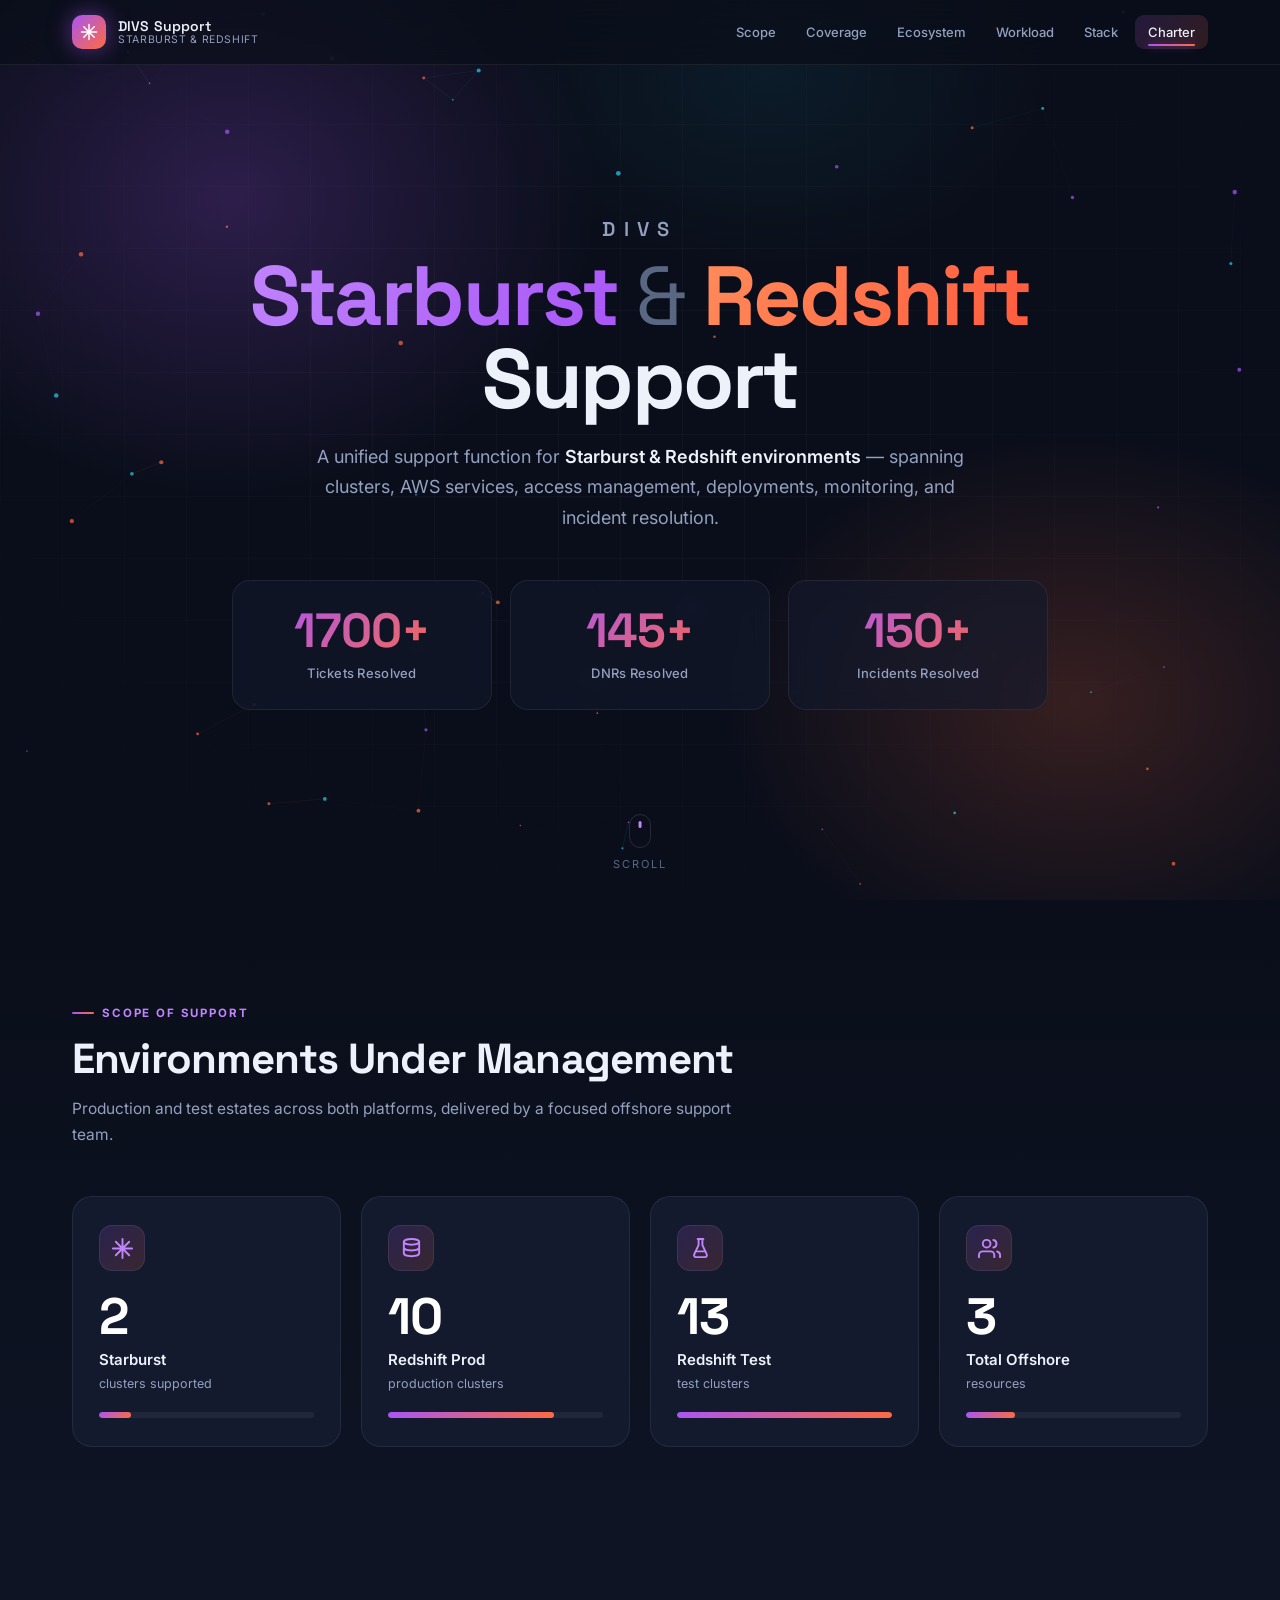
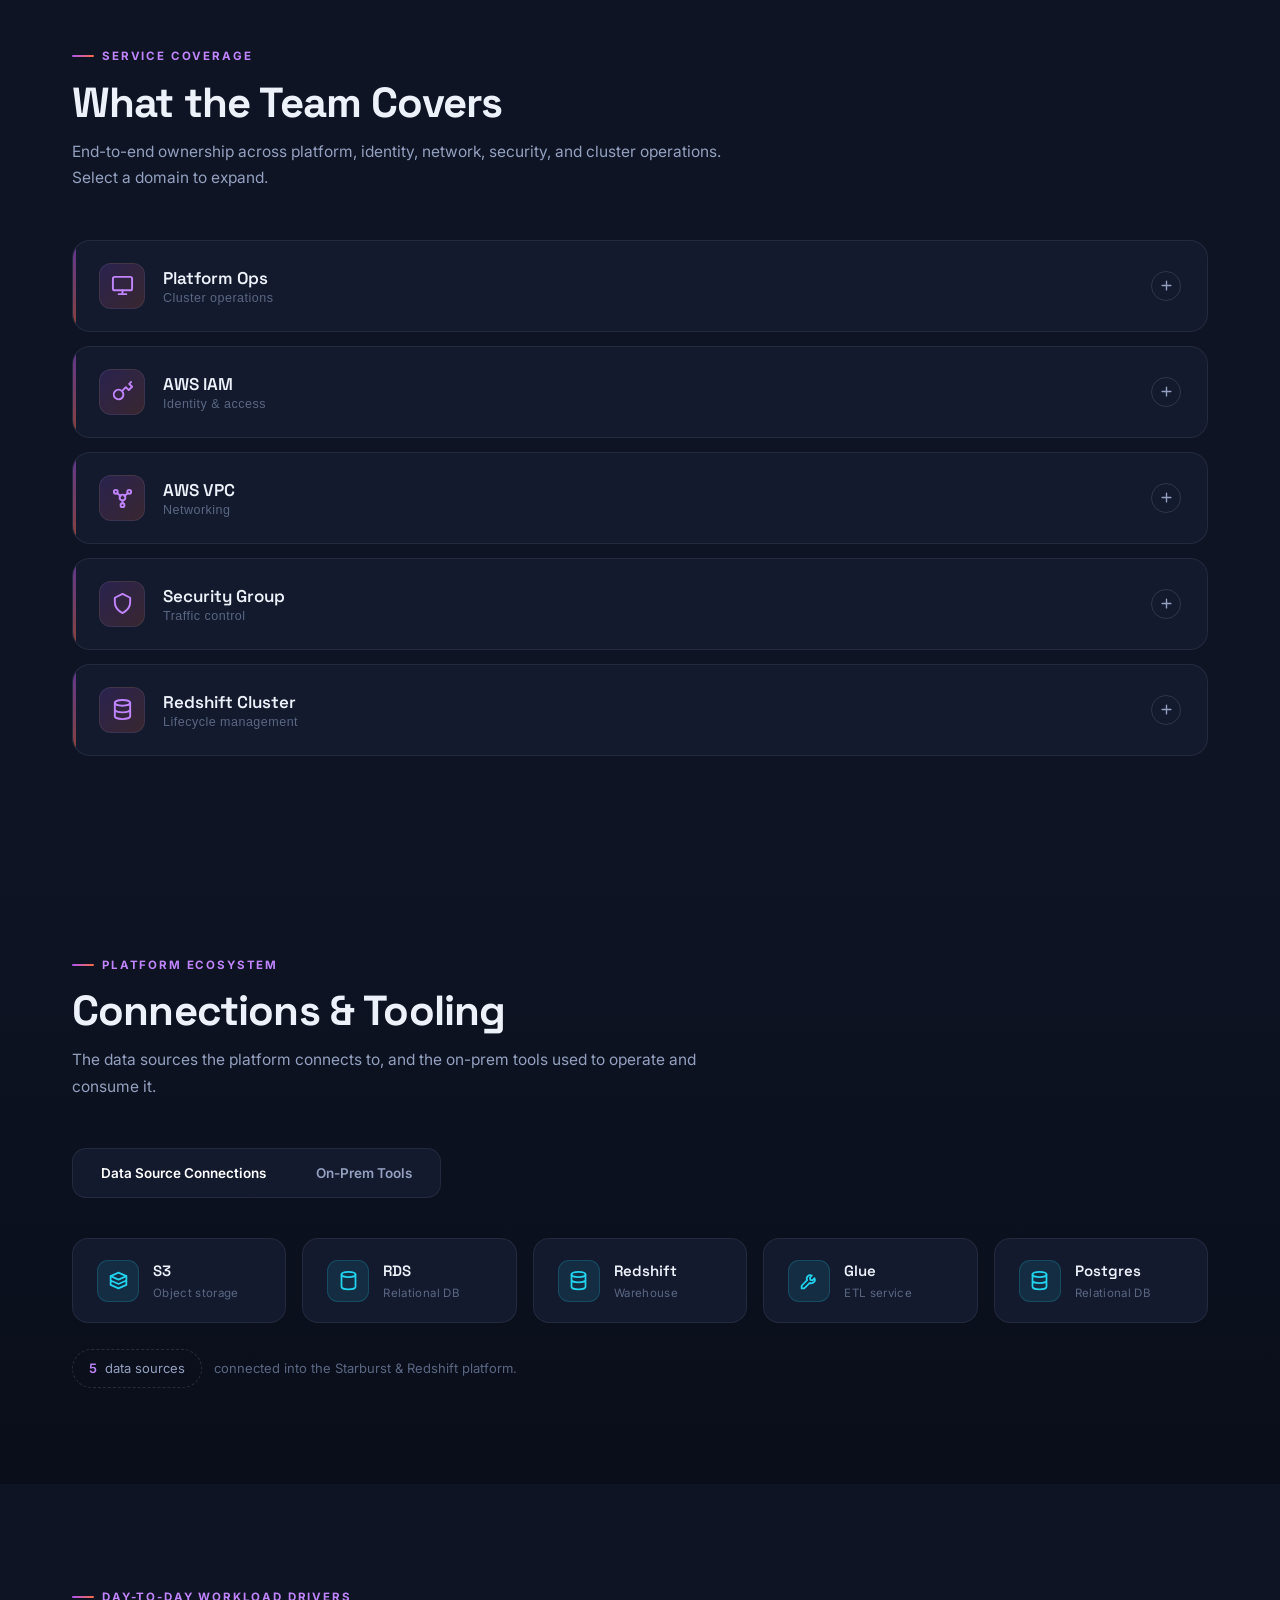
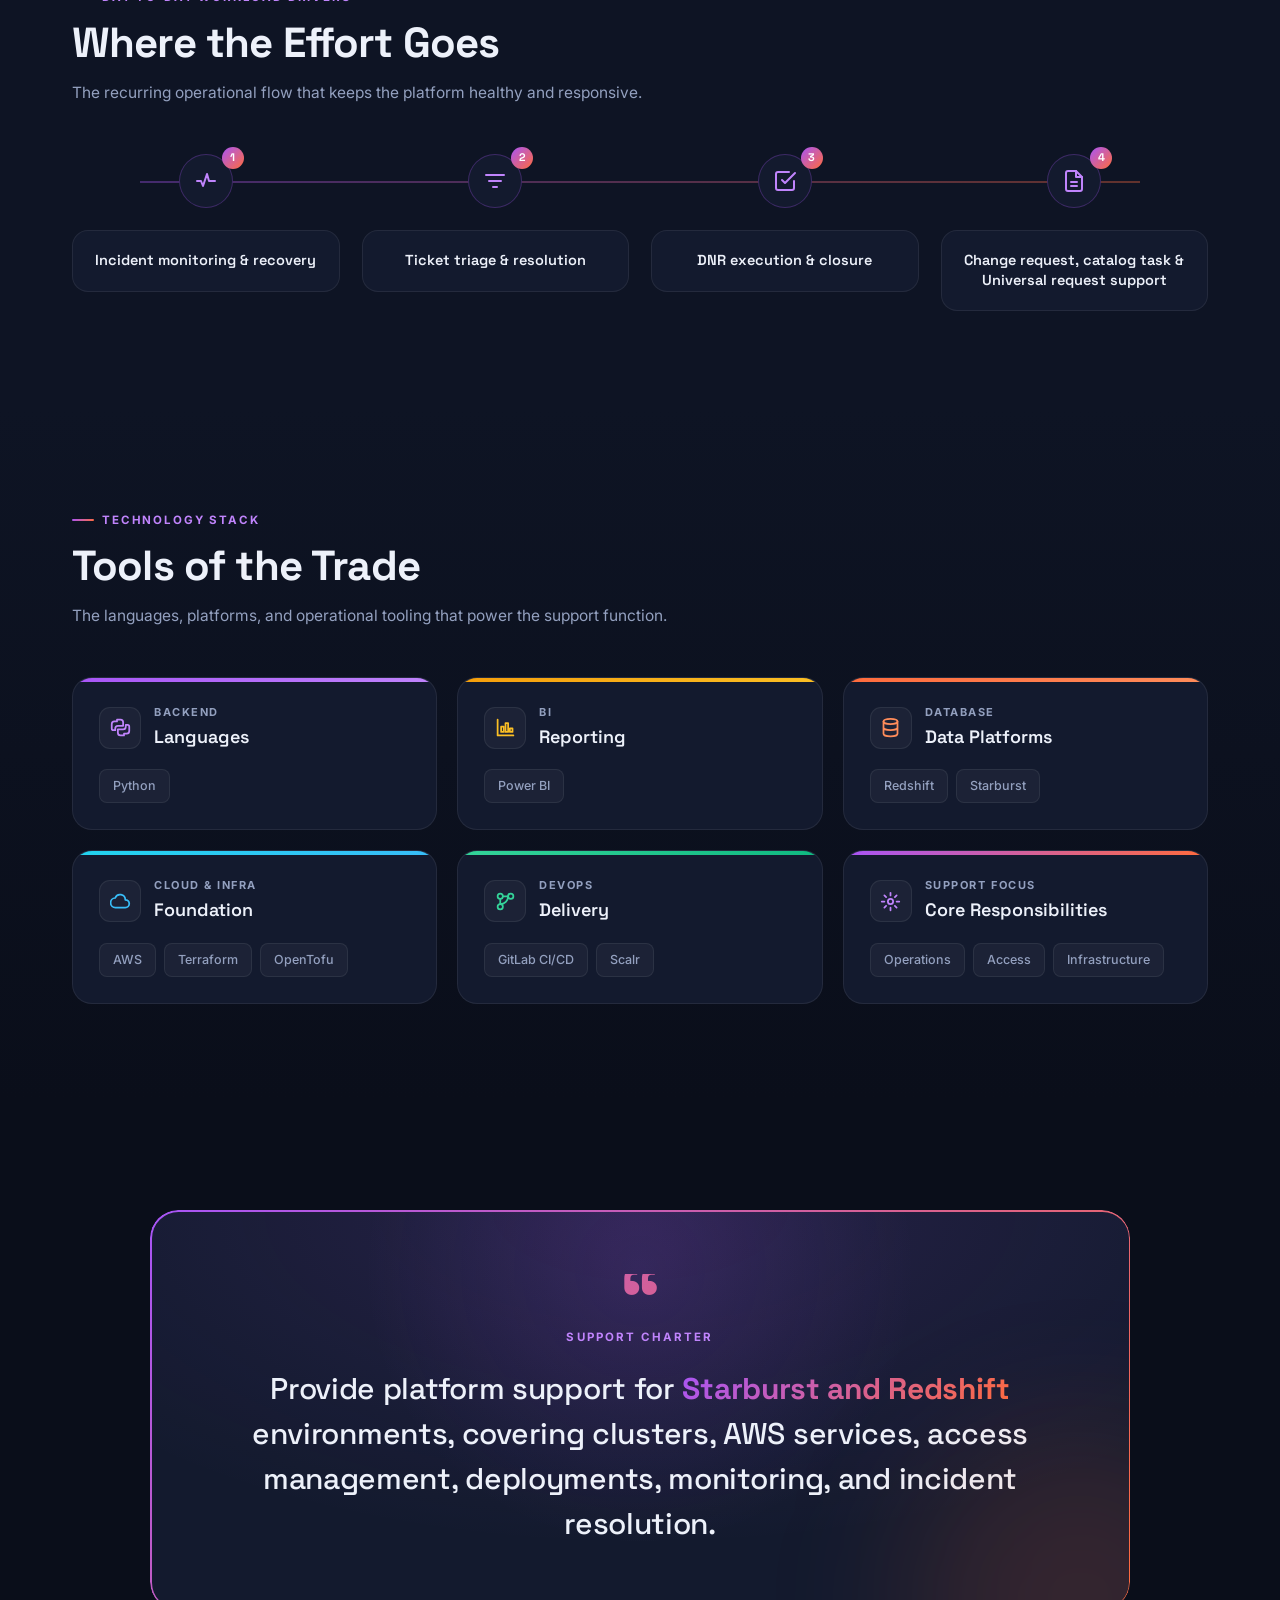
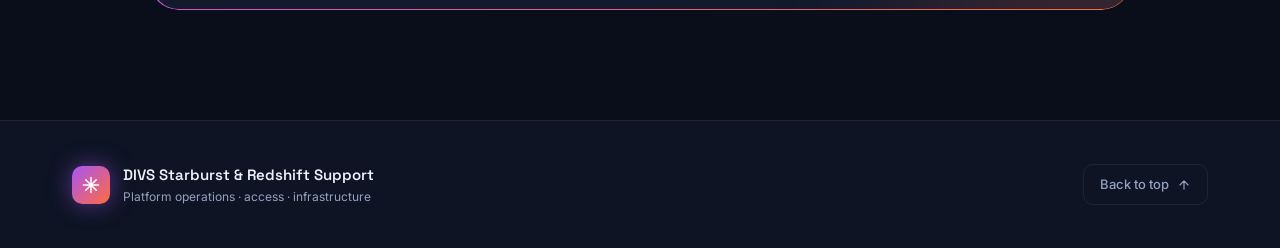
<file: divs-support/index.html>
<!DOCTYPE html>
<html lang="en">
<head>
<meta charset="UTF-8" />
<meta name="viewport" content="width=device-width, initial-scale=1.0" />
<title>DIVS Starburst &amp; Redshift Support — Executive Overview</title>
<meta name="description" content="Executive overview of DIVS platform support across Starburst and Redshift environments." />
<link rel="preconnect" href="https://fonts.googleapis.com" />
<link rel="preconnect" href="https://fonts.gstatic.com" crossorigin />
<link href="https://fonts.googleapis.com/css2?family=Space+Grotesk:wght@400;500;600;700&family=Inter:wght@300;400;500;600&display=swap" rel="stylesheet" />
<style>
  *,*::before,*::after{box-sizing:border-box;margin:0;padding:0}

  :root{
    --bg-0:#0A0E1A;
    --bg-1:#0E1424;
    --bg-2:#131A2E;
    --bg-3:#1A2340;
    --star:#A855F7;      /* Starburst violet */
    --star-lt:#C084FC;
    --red:#FF6B3D;       /* Redshift amber-red */
    --red-lt:#FF8C5A;
    --cyan:#22D3EE;
    --text:#EDF1FA;
    --muted:#93A0BF;
    --faint:#5A6782;
    --line:rgba(255,255,255,.07);
    --line-2:rgba(255,255,255,.12);
    --star-bd:rgba(168,85,247,.28);
    --red-bd:rgba(255,107,61,.28);
    --grad:linear-gradient(135deg,#A855F7 0%,#FF6B3D 100%);
    --grad-soft:linear-gradient(135deg,rgba(168,85,247,.16),rgba(255,107,61,.16));
    --shadow:0 24px 60px -24px rgba(0,0,0,.7);
    --font-display:'Space Grotesk','Segoe UI',system-ui,-apple-system,'Helvetica Neue',Arial,sans-serif;
    --font-body:'Inter','Segoe UI',system-ui,-apple-system,'Helvetica Neue',Arial,sans-serif;
  }

  html{scroll-behavior:smooth}
  body{
    font-family:var(--font-body);
    background:var(--bg-0);
    color:var(--text);
    overflow-x:hidden;
    line-height:1.6;
    -webkit-font-smoothing:antialiased;
  }
  ::selection{background:rgba(168,85,247,.35);color:#fff}

  .wrap{max-width:1200px;margin:0 auto;padding:0 32px}

  /* ───────── SCROLL PROGRESS ───────── */
  #progress{
    position:fixed;top:0;left:0;height:3px;width:0;z-index:200;
    background:var(--grad);box-shadow:0 0 12px rgba(168,85,247,.6);
    transition:width .08s linear;
  }

  /* ───────── HEADER ───────── */
  header{
    position:fixed;top:0;left:0;right:0;z-index:150;
    backdrop-filter:blur(18px);
    background:rgba(10,14,26,.72);
    border-bottom:1px solid var(--line);
  }
  .nav{display:flex;align-items:center;justify-content:space-between;height:64px}
  .brand{display:flex;align-items:center;gap:12px;text-decoration:none;color:var(--text)}
  .brand-mark{
    width:34px;height:34px;border-radius:10px;flex-shrink:0;position:relative;
    background:var(--grad);display:flex;align-items:center;justify-content:center;
    box-shadow:0 0 22px rgba(168,85,247,.5);
  }
  .brand-mark svg{width:18px;height:18px;color:#fff}
  .brand-name{font-family:var(--font-display);font-weight:600;font-size:14px;letter-spacing:.01em;line-height:1.1}
  .brand-name small{display:block;font-family:var(--font-body);font-weight:400;font-size:10.5px;color:var(--muted);letter-spacing:.06em;text-transform:uppercase}
  .nav-links{display:flex;gap:4px}
  .nav-links a{
    position:relative;text-decoration:none;color:var(--muted);font-size:13px;font-weight:500;
    padding:7px 13px;border-radius:9px;transition:color .25s,background .25s,transform .25s;
  }
  .nav-links a::after{content:'';position:absolute;left:13px;right:13px;bottom:3px;height:2px;border-radius:2px;
    background:var(--grad);box-shadow:0 0 8px rgba(168,85,247,.55);
    transform:scaleX(0);transform-origin:center;transition:transform .3s cubic-bezier(.2,.8,.2,1)}
  .nav-links a:hover{color:var(--text);background:rgba(255,255,255,.05);transform:translateY(-1px);text-shadow:0 0 12px rgba(168,85,247,.35)}
  .nav-links a:hover::after{transform:scaleX(1)}
  .nav-links a.active{color:var(--text);background:var(--grad-soft)}
  .nav-links a.active::after{transform:scaleX(1)}
  .status-pill{
    display:inline-flex;align-items:center;gap:8px;
    border:1px solid var(--star-bd);background:rgba(168,85,247,.1);
    padding:6px 14px;border-radius:100px;font-size:11.5px;font-weight:600;
    color:var(--star-lt);letter-spacing:.04em;white-space:nowrap;
  }
  .dot{width:7px;height:7px;border-radius:50%;background:#34D399;box-shadow:0 0 8px #34D399;animation:pulse 2.2s infinite}
  @keyframes pulse{0%,100%{opacity:1;transform:scale(1)}50%{opacity:.4;transform:scale(.7)}}

  /* ───────── HERO ───────── */
  .hero{position:relative;min-height:100vh;display:flex;align-items:center;justify-content:center;text-align:center;padding:120px 32px 90px;overflow:hidden}
  #particles{position:absolute;inset:0;z-index:0}
  .hero-glow{position:absolute;inset:0;z-index:0;pointer-events:none;
    background:
      radial-gradient(48% 55% at 18% 22%,rgba(168,85,247,.22),transparent 60%),
      radial-gradient(46% 50% at 84% 78%,rgba(255,107,61,.18),transparent 60%),
      radial-gradient(40% 40% at 60% 8%,rgba(34,211,238,.07),transparent 55%);
    animation:drift 16s ease-in-out infinite alternate;
  }
  @keyframes drift{from{transform:translate3d(-12px,-8px,0) scale(1)}to{transform:translate3d(14px,10px,0) scale(1.06)}}
  .hero-grid{position:absolute;inset:0;z-index:0;pointer-events:none;
    background-image:linear-gradient(rgba(255,255,255,.028) 1px,transparent 1px),linear-gradient(90deg,rgba(255,255,255,.028) 1px,transparent 1px);
    background-size:62px 62px;
    mask-image:radial-gradient(ellipse 75% 70% at 50% 45%,#000 25%,transparent 92%);
    -webkit-mask-image:radial-gradient(ellipse 75% 70% at 50% 45%,#000 25%,transparent 92%);
  }
  .hero-inner{position:relative;z-index:2;max-width:980px}
  .eyebrow{
    display:inline-flex;align-items:center;gap:9px;
    border:1px solid var(--star-bd);background:rgba(168,85,247,.08);
    padding:7px 16px;border-radius:100px;margin-bottom:30px;
    font-size:11.5px;font-weight:700;letter-spacing:.14em;text-transform:uppercase;color:var(--star-lt);
  }
  .eyebrow .dot{background:var(--star-lt);box-shadow:0 0 8px var(--star-lt)}
  .hero h1{
    font-family:var(--font-display);font-weight:700;
    font-size:clamp(38px,7.4vw,84px);line-height:.98;letter-spacing:-.03em;margin-bottom:22px;
  }
  .hero h1 .kick{display:block;font-size:clamp(14px,1.8vw,20px);font-weight:600;letter-spacing:.42em;color:var(--muted);margin-bottom:16px;text-transform:uppercase}
  .grad-star{background:linear-gradient(120deg,#C084FC,#A855F7);-webkit-background-clip:text;background-clip:text;-webkit-text-fill-color:transparent}
  .grad-red{background:linear-gradient(120deg,#FF8C5A,#FF5A3D);-webkit-background-clip:text;background-clip:text;-webkit-text-fill-color:transparent}
  .amp{color:var(--faint);font-weight:400}
  .hero p.lede{max-width:680px;margin:0 auto 46px;font-size:clamp(15px,1.7vw,18px);color:var(--muted);line-height:1.7}
  .hero p.lede strong{color:var(--text);font-weight:600}

  /* hero outcome counters */
  .outcomes{display:flex;flex-wrap:wrap;justify-content:center;gap:18px}
  .outcome{
    flex:1 1 200px;max-width:260px;position:relative;
    background:rgba(19,26,46,.6);backdrop-filter:blur(10px);
    border:1px solid var(--line);border-radius:18px;padding:26px 22px;
    overflow:hidden;transition:transform .3s,border-color .3s,box-shadow .3s;
  }
  .outcome::before{content:'';position:absolute;inset:0;border-radius:18px;padding:1px;
    background:var(--grad);-webkit-mask:linear-gradient(#000 0 0) content-box,linear-gradient(#000 0 0);
    -webkit-mask-composite:xor;mask-composite:exclude;opacity:0;transition:opacity .3s}
  .outcome:hover{transform:translateY(-6px);box-shadow:var(--shadow)}
  .outcome:hover::before{opacity:1}
  .outcome .num{font-family:var(--font-display);font-weight:700;font-size:clamp(34px,4.5vw,48px);line-height:1;letter-spacing:-.02em;
    background:var(--grad);-webkit-background-clip:text;background-clip:text;-webkit-text-fill-color:transparent}
  .outcome .lbl{margin-top:8px;font-size:13px;color:var(--muted);font-weight:500;letter-spacing:.02em}
  .scroll-cue{position:absolute;bottom:26px;left:50%;transform:translateX(-50%);z-index:2;color:var(--faint);font-size:11px;letter-spacing:.18em;text-transform:uppercase;display:flex;flex-direction:column;align-items:center;gap:8px}
  .scroll-cue span{width:22px;height:34px;border:1.5px solid var(--line-2);border-radius:12px;position:relative}
  .scroll-cue span::after{content:'';position:absolute;top:6px;left:50%;width:3px;height:7px;border-radius:3px;background:var(--star-lt);transform:translateX(-50%);animation:wheel 1.8s infinite}
  @keyframes wheel{0%{opacity:0;top:6px}40%{opacity:1}80%{opacity:0;top:18px}100%{opacity:0}}

  /* ───────── SECTION SHELL ───────── */
  section{padding:96px 0;position:relative}
  .sec-head{margin-bottom:48px;max-width:680px}
  .sec-head.center{margin-left:auto;margin-right:auto;text-align:center}
  .sec-label{display:inline-flex;align-items:center;gap:8px;font-size:11.5px;font-weight:700;letter-spacing:.16em;text-transform:uppercase;color:var(--star-lt);margin-bottom:14px}
  .sec-label::before{content:'';width:22px;height:2px;border-radius:2px;background:var(--grad)}
  .sec-title{font-family:var(--font-display);font-weight:700;font-size:clamp(26px,3.4vw,42px);letter-spacing:-.02em;line-height:1.08;margin-bottom:14px}
  .sec-sub{font-size:15.5px;color:var(--muted);line-height:1.7}

  /* ───────── SCOPE / KPI ───────── */
  .scope{background:linear-gradient(180deg,var(--bg-0),var(--bg-1))}
  .scope-grid{display:grid;grid-template-columns:repeat(4,1fr);gap:20px}
  .stat{
    position:relative;background:var(--bg-2);border:1px solid var(--line);border-radius:20px;
    padding:28px 26px;overflow:hidden;
    transition:transform .4s cubic-bezier(.2,.8,.2,1),border-color .4s,box-shadow .4s,background .4s;
  }
  /* cursor-follow spotlight graphic */
  .stat::before{content:'';position:absolute;inset:0;border-radius:inherit;pointer-events:none;opacity:0;transition:opacity .4s;
    background:radial-gradient(440px circle at var(--mx,50%) var(--my,0%),rgba(168,85,247,.20),rgba(255,107,61,.08) 35%,transparent 60%)}
  /* animated gradient border on hover */
  .stat::after{content:'';position:absolute;inset:0;border-radius:inherit;padding:1.5px;pointer-events:none;opacity:0;transition:opacity .4s;
    background:var(--grad);-webkit-mask:linear-gradient(#000 0 0) content-box,linear-gradient(#000 0 0);
    -webkit-mask-composite:xor;mask-composite:exclude}
  .stat:hover{transform:translateY(-8px);border-color:transparent;background:var(--bg-3);
    box-shadow:0 30px 60px -26px rgba(168,85,247,.55),0 8px 22px -12px rgba(255,107,61,.4)}
  .stat:hover::before,.stat:hover::after{opacity:1}

  .stat-ico{position:relative;z-index:1;width:46px;height:46px;border-radius:13px;display:flex;align-items:center;justify-content:center;margin-bottom:20px;
    background:var(--grad-soft);border:1px solid var(--line);
    transition:transform .45s cubic-bezier(.2,.8,.2,1),background .45s,box-shadow .45s}
  .stat-ico svg{width:23px;height:23px;color:var(--star-lt);transition:color .45s}
  .stat:hover .stat-ico{transform:translateY(-3px) rotate(-6deg) scale(1.1);background:var(--grad);box-shadow:0 14px 28px -8px rgba(168,85,247,.7)}
  .stat:hover .stat-ico svg{color:#fff}

  .stat .num{position:relative;z-index:1;display:inline-block;font-family:var(--font-display);font-weight:700;font-size:clamp(38px,4vw,52px);line-height:1;letter-spacing:-.02em;color:#fff;
    transform-origin:left center;transition:transform .45s cubic-bezier(.2,.8,.2,1),filter .45s}
  .stat:hover .num{transform:scale(1.07);background:var(--grad);-webkit-background-clip:text;background-clip:text;-webkit-text-fill-color:transparent;
    filter:drop-shadow(0 6px 18px rgba(168,85,247,.45))}
  .stat .name{position:relative;z-index:1;margin-top:6px;font-size:15px;font-weight:600;color:var(--text);transition:letter-spacing .4s}
  .stat:hover .name{letter-spacing:.012em}
  .stat .desc{position:relative;z-index:1;font-size:12.5px;color:var(--muted);margin-top:2px}
  .stat-bar{position:relative;z-index:1;margin-top:18px;height:6px;border-radius:100px;background:rgba(255,255,255,.06);overflow:hidden}
  .stat-bar i{position:relative;display:block;height:100%;width:0;border-radius:100px;background:var(--grad);
    transition:width 1.1s cubic-bezier(.2,.8,.2,1),box-shadow .4s}
  .stat:hover .stat-bar i{box-shadow:0 0 16px rgba(255,107,61,.6)}
  /* one-shot light sheen sweep across the bar on hover */
  .stat-bar i::after{content:'';position:absolute;inset:0;border-radius:inherit;transform:translateX(-130%);
    background:linear-gradient(90deg,transparent,rgba(255,255,255,.6),transparent)}
  .stat:hover .stat-bar i::after{animation:sheen 1s ease forwards}
  @keyframes sheen{to{transform:translateX(130%)}}

  /* ───────── SERVICE COVERAGE ───────── */
  .coverage{background:var(--bg-1)}
  .cov-list{display:grid;gap:14px}
  .cov{
    border:1px solid var(--line);border-radius:18px;background:var(--bg-2);overflow:hidden;
    transition:border-color .4s,background .4s,transform .4s cubic-bezier(.2,.8,.2,1),box-shadow .4s;position:relative;
  }
  /* left accent rail */
  .cov::before{content:'';position:absolute;left:0;top:0;bottom:0;width:3px;background:var(--grad);opacity:.5;z-index:1;
    transition:opacity .4s,width .4s,box-shadow .4s}
  /* cursor-follow spotlight */
  .cov::after{content:'';position:absolute;inset:0;border-radius:inherit;pointer-events:none;z-index:0;opacity:0;transition:opacity .4s;
    background:radial-gradient(480px circle at var(--mx,50%) var(--my,50%),rgba(168,85,247,.16),rgba(255,107,61,.07) 38%,transparent 62%)}
  .cov:hover{border-color:transparent;background:var(--bg-3);transform:translateY(-3px);
    box-shadow:0 22px 44px -24px rgba(168,85,247,.5),0 6px 18px -12px rgba(255,107,61,.38)}
  .cov:hover::before,.cov.open::before{opacity:1}
  .cov:hover::before{width:4px;box-shadow:0 0 16px rgba(168,85,247,.65)}
  .cov:hover::after{opacity:1}
  .cov-btn{position:relative;z-index:1;width:100%;display:flex;align-items:center;gap:18px;padding:22px 26px;background:none;border:0;cursor:pointer;text-align:left;color:var(--text)}
  .cov-ico{width:46px;height:46px;border-radius:12px;flex-shrink:0;display:flex;align-items:center;justify-content:center;background:var(--grad-soft);border:1px solid var(--line);
    transition:transform .45s cubic-bezier(.2,.8,.2,1),background .45s,box-shadow .45s}
  .cov-ico svg{width:23px;height:23px;color:var(--star-lt);transition:color .45s}
  .cov:hover .cov-ico{transform:translateY(-2px) rotate(-6deg) scale(1.08);background:var(--grad);box-shadow:0 12px 26px -8px rgba(168,85,247,.7)}
  .cov:hover .cov-ico svg{color:#fff}
  .cov-titles{flex:1}
  .cov-name{display:block;font-family:var(--font-display);font-size:17px;font-weight:600}
  .cov-tag{display:block;font-size:12.5px;color:var(--faint);margin-top:2px;letter-spacing:.04em;transition:color .4s}
  .cov:hover .cov-tag{color:var(--muted)}
  .cov-plus{width:30px;height:30px;flex-shrink:0;border-radius:50%;border:1px solid var(--line-2);display:flex;align-items:center;justify-content:center;color:var(--muted);transition:transform .35s,color .3s,border-color .3s,box-shadow .3s}
  .cov:hover .cov-plus{color:var(--star-lt);border-color:var(--star-bd);transform:scale(1.08);box-shadow:0 0 14px rgba(168,85,247,.35)}
  .cov.open:hover .cov-plus,.cov.open .cov-plus{transform:rotate(135deg);color:var(--star-lt);border-color:var(--star-bd)}
  .cov-plus svg{width:15px;height:15px}
  .cov-panel{position:relative;z-index:1;max-height:0;overflow:hidden;transition:max-height .4s ease}
  .cov-panel-inner{padding:0 26px 24px 90px;color:var(--muted);font-size:14.5px;line-height:1.7}
  .cov-panel-inner .hl{color:var(--text);font-weight:500}

  /* ───────── ECOSYSTEM ───────── */
  .eco{background:linear-gradient(180deg,var(--bg-1),var(--bg-0))}
  .tabs{display:inline-flex;gap:6px;padding:6px;border:1px solid var(--line);border-radius:14px;background:var(--bg-2);margin-bottom:40px}
  .tab{border:0;background:none;cursor:pointer;color:var(--muted);font-family:var(--font-body);font-size:13.5px;font-weight:600;padding:10px 22px;border-radius:9px;transition:color .25s,background .25s;position:relative}
  .tab:not(.active):hover{color:var(--text);background:rgba(255,255,255,.05)}
  .tab.active{color:#fff}
  .tab.active::before{content:'';position:absolute;inset:0;border-radius:9px;background:var(--grad);z-index:-1;box-shadow:0 6px 18px -6px rgba(168,85,247,.7)}
  .tab-panel{display:none;animation:fadeUp .5s ease}
  .tab-panel.active{display:block}
  @keyframes fadeUp{from{opacity:0;transform:translateY(14px)}to{opacity:1;transform:none}}
  .nodes{display:flex;flex-wrap:wrap;gap:16px}
  .node{
    --nacc:var(--cyan);
    position:relative;display:flex;align-items:center;gap:14px;
    border:1px solid var(--line);background:var(--bg-2);border-radius:16px;
    padding:20px 24px;min-width:190px;flex:1 1 190px;max-width:230px;
    transition:transform .4s cubic-bezier(.2,.8,.2,1),border-color .4s,box-shadow .4s,background .4s;cursor:default;
  }
  .node.tool{--nacc:var(--red-lt)}
  .node:hover{transform:translateY(-6px);border-color:color-mix(in srgb,var(--nacc) 50%,transparent);
    background:radial-gradient(260px circle at var(--mx,50%) var(--my,50%),color-mix(in srgb,var(--nacc) 16%,transparent),transparent 60%),var(--bg-3);
    box-shadow:0 26px 50px -24px color-mix(in srgb,var(--nacc) 55%,transparent)}
  .node-ico{width:42px;height:42px;border-radius:11px;display:flex;align-items:center;justify-content:center;flex-shrink:0;background:rgba(34,211,238,.1);border:1px solid rgba(34,211,238,.18);
    transition:transform .45s cubic-bezier(.2,.8,.2,1),background .45s,border-color .45s,box-shadow .45s}
  .node-ico svg{width:21px;height:21px;color:var(--cyan);transition:color .45s}
  .node.tool .node-ico{background:rgba(255,107,61,.1);border-color:rgba(255,107,61,.2)}
  .node.tool .node-ico svg{color:var(--red-lt)}
  .node:hover .node-ico{transform:translateY(-2px) scale(1.1);background:var(--nacc);border-color:transparent;box-shadow:0 10px 22px -6px color-mix(in srgb,var(--nacc) 65%,transparent)}
  .node:hover .node-ico svg{color:var(--bg-0)}
  .node-name{font-family:var(--font-display);font-size:15px;font-weight:600}
  .node-kind{font-size:11.5px;color:var(--faint);margin-top:1px;letter-spacing:.03em;transition:color .4s}
  .node:hover .node-kind{color:var(--muted)}
  /* tooltip */
  .tip{position:relative}
  .tip[data-tip]:hover::after{
    content:attr(data-tip);position:absolute;left:50%;bottom:calc(100% + 12px);transform:translateX(-50%);
    background:#05070F;color:var(--text);border:1px solid var(--line-2);border-radius:10px;
    padding:9px 14px;font-size:12px;white-space:nowrap;box-shadow:var(--shadow);z-index:20;opacity:1;
  }
  .tip[data-tip]:hover::before{
    content:'';position:absolute;left:50%;bottom:calc(100% + 6px);transform:translateX(-50%) rotate(45deg);
    width:9px;height:9px;background:#05070F;border-right:1px solid var(--line-2);border-bottom:1px solid var(--line-2);z-index:20;
  }
  .eco-hub{display:flex;align-items:center;gap:12px;margin-top:26px;font-size:13px;color:var(--faint)}
  .eco-hub .pill{display:inline-flex;align-items:center;gap:8px;border:1px dashed var(--line-2);border-radius:100px;padding:8px 16px;color:var(--muted)}
  .eco-hub .pill b{color:var(--star-lt);font-weight:600}

  /* ───────── WORKLOAD TIMELINE ───────── */
  .work{background:var(--bg-1)}
  .timeline{position:relative;display:grid;grid-template-columns:repeat(4,1fr);gap:22px;margin-top:8px}
  .timeline::before{content:'';position:absolute;top:27px;left:6%;right:6%;height:2px;background:linear-gradient(90deg,var(--star),var(--red));opacity:.35}
  .step{position:relative;text-align:center}
  .step-node{width:54px;height:54px;border-radius:50%;margin:0 auto 22px;display:flex;align-items:center;justify-content:center;
    background:var(--bg-2);border:1px solid var(--star-bd);position:relative;z-index:2;
    transition:transform .4s cubic-bezier(.2,.8,.2,1),background .4s,border-color .4s,box-shadow .4s}
  .step-node svg{width:24px;height:24px;color:var(--star-lt);transition:color .4s}
  .step:hover .step-node{transform:translateY(-4px) scale(1.08);background:var(--grad);border-color:transparent;box-shadow:0 0 30px rgba(168,85,247,.55)}
  .step:hover .step-node svg{color:#fff}
  .step-no{position:absolute;top:-8px;right:calc(50% - 38px);font-family:var(--font-display);font-size:11px;font-weight:700;color:#fff;background:var(--grad);width:22px;height:22px;border-radius:50%;display:flex;align-items:center;justify-content:center;z-index:3;transition:transform .35s,box-shadow .35s}
  .step:hover .step-no{transform:scale(1.12);box-shadow:0 4px 14px -2px rgba(255,107,61,.6)}
  .step-card{position:relative;overflow:hidden;background:var(--bg-2);border:1px solid var(--line);border-radius:16px;padding:20px 18px;
    transition:border-color .4s,transform .4s cubic-bezier(.2,.8,.2,1),box-shadow .4s,background .4s}
  .step-card::before{content:'';position:absolute;inset:0;border-radius:inherit;pointer-events:none;z-index:0;opacity:0;transition:opacity .4s;
    background:radial-gradient(300px circle at var(--mx,50%) var(--my,50%),rgba(168,85,247,.16),rgba(255,107,61,.07) 40%,transparent 64%)}
  .step:hover .step-card{border-color:transparent;background:var(--bg-3);transform:translateY(-4px);
    box-shadow:0 24px 46px -24px rgba(168,85,247,.5),0 6px 18px -12px rgba(255,107,61,.36)}
  .step:hover .step-card::before{opacity:1}
  .step-title{position:relative;z-index:1;font-family:var(--font-display);font-size:14.5px;font-weight:600;line-height:1.35}

  /* ───────── TECH STACK ───────── */
  .stack{background:linear-gradient(180deg,var(--bg-1),var(--bg-0))}
  .stack-grid{display:grid;grid-template-columns:repeat(3,1fr);gap:20px}
  .tcard{position:relative;background:var(--bg-2);border:1px solid var(--line);border-radius:20px;padding:26px;overflow:hidden;
    transition:transform .4s cubic-bezier(.2,.8,.2,1),border-color .4s,box-shadow .4s,background .4s}
  /* top cap bar */
  .tcard::after{content:'';position:absolute;top:0;left:0;right:0;height:4px;z-index:2;background:var(--cap,var(--grad));transition:height .4s,box-shadow .4s}
  /* cursor-follow spotlight tinted with the card's own accent */
  .tcard::before{content:'';position:absolute;inset:0;border-radius:inherit;pointer-events:none;z-index:0;opacity:0;transition:opacity .4s;
    background:radial-gradient(440px circle at var(--mx,50%) var(--my,50%),color-mix(in srgb,var(--cicon,#A855F7) 22%,transparent),transparent 58%)}
  .tcard:hover{transform:translateY(-8px);border-color:transparent;background:var(--bg-3);
    box-shadow:0 30px 58px -26px color-mix(in srgb,var(--cicon,#A855F7) 55%,transparent),0 8px 22px -14px rgba(0,0,0,.6)}
  .tcard:hover::before{opacity:1}
  .tcard:hover::after{height:5px;box-shadow:0 4px 18px -2px color-mix(in srgb,var(--cicon,#A855F7) 70%,transparent)}
  .tcard-head{position:relative;z-index:1;display:flex;align-items:center;gap:13px;margin-bottom:18px}
  .tcard-ico{width:42px;height:42px;border-radius:11px;display:flex;align-items:center;justify-content:center;background:rgba(255,255,255,.04);border:1px solid var(--line);
    transition:transform .45s cubic-bezier(.2,.8,.2,1),background .45s,box-shadow .45s}
  .tcard-ico svg{width:21px;height:21px;color:var(--cicon,var(--star-lt));transition:color .45s}
  .tcard:hover .tcard-ico{transform:translateY(-2px) scale(1.1);background:var(--cap,var(--grad));box-shadow:0 12px 26px -8px color-mix(in srgb,var(--cicon,#A855F7) 65%,transparent)}
  .tcard:hover .tcard-ico svg{color:#fff}
  .tcard-cat{display:block;font-size:11px;font-weight:700;letter-spacing:.14em;text-transform:uppercase;color:var(--muted)}
  .tcard-h{display:block;font-family:var(--font-display);font-size:18px;font-weight:600;margin-top:1px}
  .chips{position:relative;z-index:1;display:flex;flex-wrap:wrap;gap:8px}
  .chip{font-size:12.5px;font-weight:500;padding:6px 13px;border-radius:8px;background:rgba(255,255,255,.04);border:1px solid var(--line);color:var(--muted);
    transition:background .3s,color .3s,border-color .3s,transform .35s cubic-bezier(.2,.8,.2,1)}
  .tcard:hover .chip{color:var(--text);border-color:var(--line-2);transform:translateY(-3px)}
  .tcard:hover .chip:nth-child(2){transition-delay:.05s}
  .tcard:hover .chip:nth-child(3){transition-delay:.1s}
  .chip:hover{background:color-mix(in srgb,var(--cicon,#A855F7) 26%,transparent);color:#fff;border-color:color-mix(in srgb,var(--cicon,#A855F7) 45%,transparent);transform:translateY(-3px) scale(1.04)}

  /* ───────── CHARTER ───────── */
  .charter{background:var(--bg-0);padding:110px 0}
  .charter-card{position:relative;max-width:980px;margin:0 auto;text-align:center;border-radius:28px;padding:64px 48px;overflow:hidden;
    background:radial-gradient(500px circle at var(--mx,50%) var(--my,15%),rgba(168,85,247,.14),transparent 55%),radial-gradient(120% 140% at 50% 0%,rgba(168,85,247,.12),transparent 60%),var(--bg-2);
    transition:transform .5s cubic-bezier(.2,.8,.2,1),box-shadow .5s}
  .charter-card:hover{transform:translateY(-4px);box-shadow:0 40px 80px -40px rgba(168,85,247,.5),0 10px 30px -16px rgba(255,107,61,.4)}
  .charter-card::before{content:'';position:absolute;inset:0;border-radius:28px;padding:1.5px;background:linear-gradient(135deg,#A855F7,#FF6B3D,#A855F7);background-size:200% 200%;
    -webkit-mask:linear-gradient(#000 0 0) content-box,linear-gradient(#000 0 0);-webkit-mask-composite:xor;mask-composite:exclude}
  .charter-card:hover::before{animation:borderFlow 4s linear infinite}
  @keyframes borderFlow{to{background-position:200% 0}}
  .charter-card::after{content:'';position:absolute;width:340px;height:340px;border-radius:50%;filter:blur(70px);background:rgba(255,107,61,.14);bottom:-160px;right:-120px;transition:transform .6s cubic-bezier(.2,.8,.2,1),background .6s}
  .charter-card:hover::after{transform:scale(1.18);background:rgba(255,107,61,.2)}
  .q-mark{font-family:var(--font-display);font-size:80px;line-height:.6;font-weight:700;background:var(--grad);-webkit-background-clip:text;background-clip:text;-webkit-text-fill-color:transparent;display:block;margin-bottom:6px;transition:transform .5s cubic-bezier(.2,.8,.2,1)}
  .charter-card:hover .q-mark{transform:scale(1.08) rotate(-4deg)}
  .charter-label{font-size:11.5px;font-weight:700;letter-spacing:.18em;text-transform:uppercase;color:var(--star-lt);margin-bottom:20px;position:relative}
  .charter-text{position:relative;font-family:var(--font-display);font-weight:500;font-size:clamp(20px,2.6vw,30px);line-height:1.5;letter-spacing:-.01em;color:var(--text)}
  .charter-text b{background:var(--grad);-webkit-background-clip:text;background-clip:text;-webkit-text-fill-color:transparent;font-weight:700}

  /* ───────── FOOTER ───────── */
  footer{border-top:1px solid var(--line);background:var(--bg-1);padding:42px 0}
  .foot{display:flex;align-items:center;justify-content:space-between;flex-wrap:wrap;gap:20px}
  .foot-brand{display:flex;align-items:center;gap:13px}
  .foot-brand .brand-mark{width:38px;height:38px}
  .foot-title{font-family:var(--font-display);font-size:15px;font-weight:600}
  .foot-title small{display:block;font-family:var(--font-body);font-size:12px;font-weight:400;color:var(--muted)}
  .foot-meta{font-size:12.5px;color:var(--faint)}
  .to-top{display:inline-flex;align-items:center;gap:8px;text-decoration:none;color:var(--muted);font-size:13px;font-weight:500;border:1px solid var(--line);padding:9px 16px;border-radius:10px;transition:color .25s,border-color .25s}
  .to-top:hover{color:var(--text);border-color:var(--star-bd)}

  /* ───────── REVEAL ───────── */
  .reveal{opacity:0;transform:translateY(26px);transition:opacity .6s ease,transform .6s ease}
  .reveal.visible{opacity:1;transform:none}

  /* ───────── RESPONSIVE ───────── */
  @media(max-width:1024px){
    .nav-links{display:none}
    .scope-grid{grid-template-columns:repeat(2,1fr)}
    .stack-grid{grid-template-columns:repeat(2,1fr)}
    .timeline{grid-template-columns:repeat(2,1fr);gap:34px 22px}
    .timeline::before{display:none}
  }
  @media(max-width:640px){
    .wrap{padding:0 20px}
    section{padding:72px 0}
    .scope-grid{grid-template-columns:1fr}
    .stack-grid{grid-template-columns:1fr}
    .timeline{grid-template-columns:1fr}
    .cov-panel-inner{padding-left:26px}
    .charter-card{padding:48px 26px}
    .status-pill{display:none}
    .foot{flex-direction:column;align-items:flex-start}
  }

  @media(prefers-reduced-motion:reduce){
    *{animation:none!important;transition:none!important;scroll-behavior:auto!important}
    .reveal{opacity:1;transform:none}
    #particles{display:none}
  }
</style>
</head>
<body>

<div id="progress"></div>

<!-- ───────── HEADER ───────── -->
<header>
  <div class="wrap nav">
    <a href="#top" class="brand">
      <span class="brand-mark" aria-hidden="true">
        <svg viewBox="0 0 24 24" fill="none" stroke="currentColor" stroke-width="2" stroke-linecap="round" stroke-linejoin="round"><path d="M12 2v20M2 12h20M5 5l14 14M19 5L5 19"/></svg>
      </span>
      <span class="brand-name">DIVS Support<small>Starburst &amp; Redshift</small></span>
    </a>
    <nav class="nav-links" aria-label="Section navigation">
      <a href="#scope">Scope</a>
      <a href="#coverage">Coverage</a>
      <a href="#ecosystem">Ecosystem</a>
      <a href="#workload">Workload</a>
      <a href="#stack">Stack</a>
      <a href="#charter">Charter</a>
    </nav>
    <!-- Hidden for now — re-enable by removing these comment markers; edit text inside as needed
    <span class="status-pill"><span class="dot"></span>Platform Support · Live</span>
    -->
  </div>
</header>

<!-- ───────── HERO ───────── -->
<div class="hero" id="top">
  <canvas id="particles"></canvas>
  <div class="hero-glow"></div>
  <div class="hero-grid"></div>
  <div class="hero-inner">
    <!-- Hidden for now — re-enable by removing these comment markers; edit text inside as needed
    <span class="eyebrow"><span class="dot"></span>Platform Operations · Executive Overview</span>
    -->
    <h1>
      <span class="kick">DIVS</span>
      <span class="grad-star">Starburst</span> <span class="amp">&amp;</span> <span class="grad-red">Redshift</span> Support
    </h1>
    <p class="lede">A unified support function for <strong>Starburst &amp; Redshift environments</strong> — spanning clusters, AWS services, access management, deployments, monitoring, and incident resolution.</p>
    <div class="outcomes" id="outcomes">
      <div class="outcome reveal"><div class="num" data-target="1700" data-suffix="+">0</div><div class="lbl">Tickets Resolved</div></div>
      <div class="outcome reveal"><div class="num" data-target="145" data-suffix="+">0</div><div class="lbl">DNRs Resolved</div></div>
      <div class="outcome reveal"><div class="num" data-target="150" data-suffix="+">0</div><div class="lbl">Incidents Resolved</div></div>
    </div>
  </div>
  <div class="scroll-cue"><span></span>Scroll</div>
</div>

<!-- ───────── SCOPE OF SUPPORT ───────── -->
<section class="scope" id="scope">
  <div class="wrap">
    <div class="sec-head reveal">
      <span class="sec-label">Scope of Support</span>
      <h2 class="sec-title">Environments Under Management</h2>
      <p class="sec-sub">Production and test estates across both platforms, delivered by a focused offshore support team.</p>
    </div>
    <div class="scope-grid">
      <div class="stat reveal">
        <div class="stat-ico"><svg viewBox="0 0 24 24" fill="none" stroke="currentColor" stroke-width="2" stroke-linecap="round" stroke-linejoin="round"><path d="M12 2v20M2 12h20M5 5l14 14M19 5L5 19"/></svg></div>
        <div class="num" data-target="2">0</div>
        <div class="name">Starburst</div>
        <div class="desc">clusters supported</div>
        <div class="stat-bar"><i data-w="15"></i></div>
      </div>
      <div class="stat reveal">
        <div class="stat-ico"><svg viewBox="0 0 24 24" fill="none" stroke="currentColor" stroke-width="2" stroke-linecap="round" stroke-linejoin="round"><ellipse cx="12" cy="5" rx="8" ry="3"/><path d="M4 5v6c0 1.66 3.58 3 8 3s8-1.34 8-3V5M4 11v6c0 1.66 3.58 3 8 3s8-1.34 8-3v-6"/></svg></div>
        <div class="num" data-target="10">0</div>
        <div class="name">Redshift Prod</div>
        <div class="desc">production clusters</div>
        <div class="stat-bar"><i data-w="77"></i></div>
      </div>
      <div class="stat reveal">
        <div class="stat-ico"><svg viewBox="0 0 24 24" fill="none" stroke="currentColor" stroke-width="2" stroke-linecap="round" stroke-linejoin="round"><path d="M9 2h6M10 2v6.5L5.5 18A2 2 0 0 0 7.3 21h9.4a2 2 0 0 0 1.8-2.9L14 8.5V2"/><path d="M7 15h10"/></svg></div>
        <div class="num" data-target="13">0</div>
        <div class="name">Redshift Test</div>
        <div class="desc">test clusters</div>
        <div class="stat-bar"><i data-w="100"></i></div>
      </div>
      <div class="stat reveal">
        <div class="stat-ico"><svg viewBox="0 0 24 24" fill="none" stroke="currentColor" stroke-width="2" stroke-linecap="round" stroke-linejoin="round"><path d="M17 21v-2a4 4 0 0 0-4-4H5a4 4 0 0 0-4 4v2"/><circle cx="9" cy="7" r="4"/><path d="M23 21v-2a4 4 0 0 0-3-3.87M16 3.13A4 4 0 0 1 16 11"/></svg></div>
        <div class="num" data-target="3">0</div>
        <div class="name">Total Offshore</div>
        <div class="desc">resources</div>
        <div class="stat-bar"><i data-w="23"></i></div>
      </div>
    </div>
  </div>
</section>

<!-- ───────── SERVICE COVERAGE ───────── -->
<section class="coverage" id="coverage">
  <div class="wrap">
    <div class="sec-head reveal">
      <span class="sec-label">Service Coverage</span>
      <h2 class="sec-title">What the Team Covers</h2>
      <p class="sec-sub">End-to-end ownership across platform, identity, network, security, and cluster operations. Select a domain to expand.</p>
    </div>
    <div class="cov-list">
      <div class="cov reveal">
        <button class="cov-btn" aria-expanded="false">
          <span class="cov-ico"><svg viewBox="0 0 24 24" fill="none" stroke="currentColor" stroke-width="2" stroke-linecap="round" stroke-linejoin="round"><rect x="2" y="3" width="20" height="14" rx="2"/><path d="M8 21h8M12 17v4"/></svg></span>
          <span class="cov-titles"><span class="cov-name">Platform Ops</span><span class="cov-tag">Cluster operations</span></span>
          <span class="cov-plus"><svg viewBox="0 0 24 24" fill="none" stroke="currentColor" stroke-width="2.2" stroke-linecap="round"><path d="M12 5v14M5 12h14"/></svg></span>
        </button>
        <div class="cov-panel"><div class="cov-panel-inner"><span class="hl">Starburst &amp; Redshift cluster support</span> — day-to-day operation, health, and upkeep of both platforms.</div></div>
      </div>
      <div class="cov reveal">
        <button class="cov-btn" aria-expanded="false">
          <span class="cov-ico"><svg viewBox="0 0 24 24" fill="none" stroke="currentColor" stroke-width="2" stroke-linecap="round" stroke-linejoin="round"><path d="M21 2l-2 2m-7.6 7.6a5 5 0 1 1-7.07 7.07 5 5 0 0 1 7.07-7.07zm0 0L15.5 7.5m0 0l3 3L22 7l-3-3"/></svg></span>
          <span class="cov-titles"><span class="cov-name">AWS IAM</span><span class="cov-tag">Identity &amp; access</span></span>
          <span class="cov-plus"><svg viewBox="0 0 24 24" fill="none" stroke="currentColor" stroke-width="2.2" stroke-linecap="round"><path d="M12 5v14M5 12h14"/></svg></span>
        </button>
        <div class="cov-panel"><div class="cov-panel-inner"><span class="hl">Roles, access policies &amp; permissions</span> — provisioning and governing identity across the AWS estate.</div></div>
      </div>
      <div class="cov reveal">
        <button class="cov-btn" aria-expanded="false">
          <span class="cov-ico"><svg viewBox="0 0 24 24" fill="none" stroke="currentColor" stroke-width="2" stroke-linecap="round" stroke-linejoin="round"><circle cx="12" cy="12" r="3"/><circle cx="5" cy="6" r="2"/><circle cx="19" cy="6" r="2"/><circle cx="12" cy="20" r="2"/><path d="M6.5 7.5l3.5 3M17.5 7.5L14 10.5M12 15v3"/></svg></span>
          <span class="cov-titles"><span class="cov-name">AWS VPC</span><span class="cov-tag">Networking</span></span>
          <span class="cov-plus"><svg viewBox="0 0 24 24" fill="none" stroke="currentColor" stroke-width="2.2" stroke-linecap="round"><path d="M12 5v14M5 12h14"/></svg></span>
        </button>
        <div class="cov-panel"><div class="cov-panel-inner"><span class="hl">Network dependencies &amp; connectivity</span> — ensuring reliable routing and reachability between services.</div></div>
      </div>
      <div class="cov reveal">
        <button class="cov-btn" aria-expanded="false">
          <span class="cov-ico"><svg viewBox="0 0 24 24" fill="none" stroke="currentColor" stroke-width="2" stroke-linecap="round" stroke-linejoin="round"><path d="M12 2l8 4v5c0 5-3.4 8.5-8 11-4.6-2.5-8-6-8-11V6z"/></svg></span>
          <span class="cov-titles"><span class="cov-name">Security Group</span><span class="cov-tag">Traffic control</span></span>
          <span class="cov-plus"><svg viewBox="0 0 24 24" fill="none" stroke="currentColor" stroke-width="2.2" stroke-linecap="round"><path d="M12 5v14M5 12h14"/></svg></span>
        </button>
        <div class="cov-panel"><div class="cov-panel-inner"><span class="hl">Ingress, egress &amp; rule validation</span> — defining and verifying inbound/outbound rules to keep traffic controlled.</div></div>
      </div>
      <div class="cov reveal">
        <button class="cov-btn" aria-expanded="false">
          <span class="cov-ico"><svg viewBox="0 0 24 24" fill="none" stroke="currentColor" stroke-width="2" stroke-linecap="round" stroke-linejoin="round"><ellipse cx="12" cy="5" rx="8" ry="3"/><path d="M4 5v14c0 1.66 3.58 3 8 3s8-1.34 8-3V5M4 12c0 1.66 3.58 3 8 3s8-1.34 8-3"/></svg></span>
          <span class="cov-titles"><span class="cov-name">Redshift Cluster</span><span class="cov-tag">Lifecycle management</span></span>
          <span class="cov-plus"><svg viewBox="0 0 24 24" fill="none" stroke="currentColor" stroke-width="2.2" stroke-linecap="round"><path d="M12 5v14M5 12h14"/></svg></span>
        </button>
        <div class="cov-panel"><div class="cov-panel-inner"><span class="hl">Cluster provisioning, monitoring and maintenance</span> — full lifecycle ownership of Redshift clusters.</div></div>
      </div>
    </div>
  </div>
</section>

<!-- ───────── PLATFORM ECOSYSTEM ───────── -->
<section class="eco" id="ecosystem">
  <div class="wrap">
    <div class="sec-head reveal">
      <span class="sec-label">Platform Ecosystem</span>
      <h2 class="sec-title">Connections &amp; Tooling</h2>
      <p class="sec-sub">The data sources the platform connects to, and the on-prem tools used to operate and consume it.</p>
    </div>
    <div class="reveal">
      <div class="tabs" role="tablist">
        <button class="tab active" data-tab="sources" role="tab">Data Source Connections</button>
        <button class="tab" data-tab="tools" role="tab">On-Prem Tools</button>
      </div>

      <div class="tab-panel active" data-panel="sources">
        <div class="nodes">
          <div class="node tip" data-tip="Object storage data source"><div class="node-ico"><svg viewBox="0 0 24 24" fill="none" stroke="currentColor" stroke-width="2" stroke-linecap="round" stroke-linejoin="round"><path d="M3 7l9-4 9 4-9 4-9-4z"/><path d="M3 7v10l9 4 9-4V7M3 12l9 4 9-4"/></svg></div><div><div class="node-name">S3</div><div class="node-kind">Object storage</div></div></div>
          <div class="node tip" data-tip="Relational database service"><div class="node-ico"><svg viewBox="0 0 24 24" fill="none" stroke="currentColor" stroke-width="2" stroke-linecap="round" stroke-linejoin="round"><ellipse cx="12" cy="5" rx="8" ry="3"/><path d="M4 5v14c0 1.66 3.58 3 8 3s8-1.34 8-3V5"/></svg></div><div><div class="node-name">RDS</div><div class="node-kind">Relational DB</div></div></div>
          <div class="node tip" data-tip="Data warehouse"><div class="node-ico"><svg viewBox="0 0 24 24" fill="none" stroke="currentColor" stroke-width="2" stroke-linecap="round" stroke-linejoin="round"><ellipse cx="12" cy="5" rx="8" ry="3"/><path d="M4 5v6c0 1.66 3.58 3 8 3s8-1.34 8-3V5M4 11v8c0 1.66 3.58 3 8 3s8-1.34 8-3v-8"/></svg></div><div><div class="node-name">Redshift</div><div class="node-kind">Warehouse</div></div></div>
          <div class="node tip" data-tip="ETL & cataloging"><div class="node-ico"><svg viewBox="0 0 24 24" fill="none" stroke="currentColor" stroke-width="2" stroke-linecap="round" stroke-linejoin="round"><path d="M14.7 6.3a4 4 0 0 0-5.4 5.4L3 18v3h3l6.3-6.3a4 4 0 0 0 5.4-5.4l-2.5 2.5-2.2-.6-.6-2.2z"/></svg></div><div><div class="node-name">Glue</div><div class="node-kind">ETL service</div></div></div>
          <div class="node tip" data-tip="Open-source relational DB"><div class="node-ico"><svg viewBox="0 0 24 24" fill="none" stroke="currentColor" stroke-width="2" stroke-linecap="round" stroke-linejoin="round"><ellipse cx="12" cy="5" rx="8" ry="3"/><path d="M4 5v14c0 1.66 3.58 3 8 3s8-1.34 8-3V5M4 12c0 1.66 3.58 3 8 3s8-1.34 8-3"/></svg></div><div><div class="node-name">Postgres</div><div class="node-kind">Relational DB</div></div></div>
        </div>
        <div class="eco-hub"><span class="pill"><b>5</b> data sources</span> connected into the Starburst &amp; Redshift platform.</div>
      </div>

      <div class="tab-panel" data-panel="tools">
        <div class="nodes">
          <div class="node tool tip" data-tip="SQL client & DB admin"><div class="node-ico"><svg viewBox="0 0 24 24" fill="none" stroke="currentColor" stroke-width="2" stroke-linecap="round" stroke-linejoin="round"><rect x="3" y="3" width="18" height="18" rx="2"/><path d="M7 8h10M7 12h10M7 16h6"/></svg></div><div><div class="node-name">DBeaver</div><div class="node-kind">SQL client</div></div></div>
          <div class="node tool tip" data-tip="Analytics & visualization"><div class="node-ico"><svg viewBox="0 0 24 24" fill="none" stroke="currentColor" stroke-width="2" stroke-linecap="round" stroke-linejoin="round"><path d="M3 3v18h18"/><path d="M7 15l4-4 3 3 5-6"/></svg></div><div><div class="node-name">Qlik Sense</div><div class="node-kind">Analytics</div></div></div>
          <div class="node tool tip" data-tip="Business intelligence"><div class="node-ico"><svg viewBox="0 0 24 24" fill="none" stroke="currentColor" stroke-width="2" stroke-linecap="round" stroke-linejoin="round"><path d="M3 3v18h18"/><rect x="7" y="11" width="3" height="6"/><rect x="12" y="7" width="3" height="10"/><rect x="17" y="13" width="3" height="4"/></svg></div><div><div class="node-name">Power BI</div><div class="node-kind">BI platform</div></div></div>
          <div class="node tool tip" data-tip="Data quality & integration"><div class="node-ico"><svg viewBox="0 0 24 24" fill="none" stroke="currentColor" stroke-width="2" stroke-linecap="round" stroke-linejoin="round"><path d="M4 7c0-1.66 3.6-3 8-3s8 1.34 8 3-3.6 3-8 3-8-1.34-8-3z"/><path d="M4 7v10c0 1.66 3.6 3 8 3s8-1.34 8-3V7"/><path d="M9 14l2 2 4-4"/></svg></div><div><div class="node-name">Dataflux</div><div class="node-kind">Data quality</div></div></div>
          <div class="node tool tip" data-tip="Cloud BI dashboards"><div class="node-ico"><svg viewBox="0 0 24 24" fill="none" stroke="currentColor" stroke-width="2" stroke-linecap="round" stroke-linejoin="round"><rect x="3" y="4" width="18" height="13" rx="2"/><path d="M8 21h8M12 17v4M7 12l3-3 2 2 4-4"/></svg></div><div><div class="node-name">QuickSight</div><div class="node-kind">Cloud BI</div></div></div>
        </div>
        <div class="eco-hub"><span class="pill"><b>5</b> on-prem tools</span> used to operate, query and visualize the platform.</div>
      </div>
    </div>
  </div>
</section>

<!-- ───────── WORKLOAD DRIVERS ───────── -->
<section class="work" id="workload">
  <div class="wrap">
    <div class="sec-head reveal">
      <span class="sec-label">Day-to-Day Workload Drivers</span>
      <h2 class="sec-title">Where the Effort Goes</h2>
      <p class="sec-sub">The recurring operational flow that keeps the platform healthy and responsive.</p>
    </div>
    <div class="timeline">
      <div class="step reveal">
        <div class="step-node"><span class="step-no">1</span><svg viewBox="0 0 24 24" fill="none" stroke="currentColor" stroke-width="2" stroke-linecap="round" stroke-linejoin="round"><path d="M3 12h4l2 5 4-12 2 7h6"/></svg></div>
        <div class="step-card"><div class="step-title">Incident monitoring &amp; recovery</div></div>
      </div>
      <div class="step reveal">
        <div class="step-node"><span class="step-no">2</span><svg viewBox="0 0 24 24" fill="none" stroke="currentColor" stroke-width="2" stroke-linecap="round" stroke-linejoin="round"><path d="M3 6h18M6 12h12M10 18h4"/></svg></div>
        <div class="step-card"><div class="step-title">Ticket triage &amp; resolution</div></div>
      </div>
      <div class="step reveal">
        <div class="step-node"><span class="step-no">3</span><svg viewBox="0 0 24 24" fill="none" stroke="currentColor" stroke-width="2" stroke-linecap="round" stroke-linejoin="round"><path d="M9 11l3 3L22 4"/><path d="M21 12v7a2 2 0 0 1-2 2H5a2 2 0 0 1-2-2V5a2 2 0 0 1 2-2h11"/></svg></div>
        <div class="step-card"><div class="step-title">DNR execution &amp; closure</div></div>
      </div>
      <div class="step reveal">
        <div class="step-node"><span class="step-no">4</span><svg viewBox="0 0 24 24" fill="none" stroke="currentColor" stroke-width="2" stroke-linecap="round" stroke-linejoin="round"><path d="M14 2H6a2 2 0 0 0-2 2v16a2 2 0 0 0 2 2h12a2 2 0 0 0 2-2V8z"/><path d="M14 2v6h6M9 13h6M9 17h6"/></svg></div>
        <div class="step-card"><div class="step-title">Change request, catalog task &amp; Universal request support</div></div>
      </div>
    </div>
  </div>
</section>

<!-- ───────── TECHNOLOGY STACK ───────── -->
<section class="stack" id="stack">
  <div class="wrap">
    <div class="sec-head reveal">
      <span class="sec-label">Technology Stack</span>
      <h2 class="sec-title">Tools of the Trade</h2>
      <p class="sec-sub">The languages, platforms, and operational tooling that power the support function.</p>
    </div>
    <div class="stack-grid">
      <div class="tcard reveal" style="--cap:linear-gradient(90deg,#A855F7,#C084FC);--cicon:#C084FC">
        <div class="tcard-head"><span class="tcard-ico"><svg viewBox="0 0 24 24" fill="none" stroke="currentColor" stroke-width="2" stroke-linecap="round" stroke-linejoin="round"><path d="M8 3h4a3 3 0 0 1 3 3v4H9a3 3 0 0 0-3 3v2H4a2 2 0 0 1-2-2V8a3 3 0 0 1 3-3h3z"/><path d="M16 21h-4a3 3 0 0 1-3-3v-4h6a3 3 0 0 0 3-3V9h2a2 2 0 0 1 2 2v5a3 3 0 0 1-3 3h-3z"/></svg></span><span><span class="tcard-cat">Backend</span><span class="tcard-h">Languages</span></span></div>
        <div class="chips"><span class="chip">Python</span></div>
      </div>
      <div class="tcard reveal" style="--cap:linear-gradient(90deg,#F59E0B,#FBBF24);--cicon:#FBBF24">
        <div class="tcard-head"><span class="tcard-ico"><svg viewBox="0 0 24 24" fill="none" stroke="currentColor" stroke-width="2" stroke-linecap="round" stroke-linejoin="round"><path d="M3 3v18h18"/><rect x="7" y="11" width="3" height="6"/><rect x="12" y="7" width="3" height="10"/><rect x="17" y="13" width="3" height="4"/></svg></span><span><span class="tcard-cat">BI</span><span class="tcard-h">Reporting</span></span></div>
        <div class="chips"><span class="chip">Power BI</span></div>
      </div>
      <div class="tcard reveal" style="--cap:linear-gradient(90deg,#FF6B3D,#FF8C5A);--cicon:#FF8C5A">
        <div class="tcard-head"><span class="tcard-ico"><svg viewBox="0 0 24 24" fill="none" stroke="currentColor" stroke-width="2" stroke-linecap="round" stroke-linejoin="round"><ellipse cx="12" cy="5" rx="8" ry="3"/><path d="M4 5v14c0 1.66 3.58 3 8 3s8-1.34 8-3V5M4 12c0 1.66 3.58 3 8 3s8-1.34 8-3"/></svg></span><span><span class="tcard-cat">Database</span><span class="tcard-h">Data Platforms</span></span></div>
        <div class="chips"><span class="chip">Redshift</span><span class="chip">Starburst</span></div>
      </div>
      <div class="tcard reveal" style="--cap:linear-gradient(90deg,#22D3EE,#38BDF8);--cicon:#38BDF8">
        <div class="tcard-head"><span class="tcard-ico"><svg viewBox="0 0 24 24" fill="none" stroke="currentColor" stroke-width="2" stroke-linecap="round" stroke-linejoin="round"><path d="M17.5 19a4.5 4.5 0 0 0 0-9 6 6 0 0 0-11.6-2A4.5 4.5 0 0 0 6.5 19z"/></svg></span><span><span class="tcard-cat">Cloud &amp; Infra</span><span class="tcard-h">Foundation</span></span></div>
        <div class="chips"><span class="chip">AWS</span><span class="chip">Terraform</span><span class="chip">OpenTofu</span></div>
      </div>
      <div class="tcard reveal" style="--cap:linear-gradient(90deg,#34D399,#10B981);--cicon:#34D399">
        <div class="tcard-head"><span class="tcard-ico"><svg viewBox="0 0 24 24" fill="none" stroke="currentColor" stroke-width="2" stroke-linecap="round" stroke-linejoin="round"><circle cx="6" cy="6" r="3"/><circle cx="6" cy="18" r="3"/><circle cx="18" cy="6" r="3"/><path d="M9 6h6M6 9v6"/><path d="M15 6a9 9 0 0 1-9 9"/></svg></span><span><span class="tcard-cat">DevOps</span><span class="tcard-h">Delivery</span></span></div>
        <div class="chips"><span class="chip">GitLab CI/CD</span><span class="chip">Scalr</span></div>
      </div>
      <div class="tcard reveal" style="--cap:linear-gradient(90deg,#A855F7,#FF6B3D);--cicon:#C084FC">
        <div class="tcard-head"><span class="tcard-ico"><svg viewBox="0 0 24 24" fill="none" stroke="currentColor" stroke-width="2" stroke-linecap="round" stroke-linejoin="round"><circle cx="12" cy="12" r="3"/><path d="M12 2v3M12 19v3M2 12h3M19 12h3M5 5l2 2M17 17l2 2M19 5l-2 2M7 17l-2 2"/></svg></span><span><span class="tcard-cat">Support Focus</span><span class="tcard-h">Core Responsibilities</span></span></div>
        <div class="chips"><span class="chip">Operations</span><span class="chip">Access</span><span class="chip">Infrastructure</span></div>
      </div>
    </div>
  </div>
</section>

<!-- ───────── SUPPORT CHARTER ───────── -->
<section class="charter" id="charter">
  <div class="wrap">
    <div class="charter-card reveal">
      <span class="q-mark">&ldquo;</span>
      <div class="charter-label">Support Charter</div>
      <p class="charter-text">Provide platform support for <b>Starburst and Redshift</b> environments, covering clusters, AWS services, access management, deployments, monitoring, and incident resolution.</p>
    </div>
  </div>
</section>

<!-- ───────── FOOTER ───────── -->
<footer>
  <div class="wrap foot">
    <div class="foot-brand">
      <span class="brand-mark" aria-hidden="true">
        <svg viewBox="0 0 24 24" fill="none" stroke="currentColor" stroke-width="2" stroke-linecap="round" stroke-linejoin="round"><path d="M12 2v20M2 12h20M5 5l14 14M19 5L5 19"/></svg>
      </span>
      <div class="foot-title">DIVS Starburst &amp; Redshift Support<small>Platform operations · access · infrastructure</small></div>
    </div>
    <!-- Hidden for now — re-enable by removing these comment markers; edit text inside as needed
    <div class="foot-meta">Executive Overview</div>
    -->
    <a href="#top" class="to-top">Back to top <svg viewBox="0 0 24 24" width="14" height="14" fill="none" stroke="currentColor" stroke-width="2" stroke-linecap="round" stroke-linejoin="round"><path d="M12 19V5M5 12l7-7 7 7"/></svg></a>
  </div>
</footer>

<script>
(function(){
  "use strict";
  var reduce = window.matchMedia && window.matchMedia('(prefers-reduced-motion: reduce)').matches;

  /* ── Scroll progress bar ── */
  var bar = document.getElementById('progress');
  function onScroll(){
    var h = document.documentElement;
    var max = h.scrollHeight - h.clientHeight;
    bar.style.width = (max > 0 ? (h.scrollTop / max) * 100 : 0) + '%';
  }
  window.addEventListener('scroll', onScroll, {passive:true});
  onScroll();

  /* ── Reveal on scroll (staggered) ── */
  var revs = document.querySelectorAll('.reveal');
  if ('IntersectionObserver' in window && !reduce){
    var ro = new IntersectionObserver(function(entries){
      entries.forEach(function(e){
        if (e.isIntersecting){
          var sibs = Array.prototype.slice.call(e.target.parentNode.children).filter(function(n){return n.classList.contains('reveal');});
          var i = sibs.indexOf(e.target);
          e.target.style.transitionDelay = Math.max(0, i) * 80 + 'ms';
          e.target.classList.add('visible');
          ro.unobserve(e.target);
        }
      });
    }, {threshold:0.12});
    revs.forEach(function(el){ ro.observe(el); });
  } else {
    revs.forEach(function(el){ el.classList.add('visible'); });
  }

  /* ── Animated counters ── */
  function animateCount(el){
    var target = parseFloat(el.getAttribute('data-target')) || 0;
    var suffix = el.getAttribute('data-suffix') || '';
    if (reduce){ el.textContent = target + suffix; return; }
    var dur = 1500, start = null;
    function tick(ts){
      if (!start) start = ts;
      var p = Math.min((ts - start) / dur, 1);
      var eased = 1 - Math.pow(1 - p, 3);
      el.textContent = Math.round(target * eased) + suffix;
      if (p < 1) requestAnimationFrame(tick);
      else el.textContent = target + suffix;
    }
    requestAnimationFrame(tick);
  }
  var counters = document.querySelectorAll('[data-target]');
  if ('IntersectionObserver' in window){
    var co = new IntersectionObserver(function(entries){
      entries.forEach(function(e){ if (e.isIntersecting){ animateCount(e.target); co.unobserve(e.target); } });
    }, {threshold:0.5});
    counters.forEach(function(el){ co.observe(el); });
  } else { counters.forEach(animateCount); }

  /* ── Scope proportional bars ── */
  var bars = document.querySelectorAll('.stat-bar i');
  if ('IntersectionObserver' in window && !reduce){
    var bo = new IntersectionObserver(function(entries){
      entries.forEach(function(e){
        if (e.isIntersecting){ e.target.style.width = e.target.getAttribute('data-w') + '%'; bo.unobserve(e.target); }
      });
    }, {threshold:0.5});
    bars.forEach(function(el){ bo.observe(el); });
  } else {
    bars.forEach(function(el){ el.style.width = el.getAttribute('data-w') + '%'; });
  }

  /* ── Cursor-follow spotlight (scope cards, coverage rows, tech cards) ── */
  if (!reduce){
    document.querySelectorAll('.scope-grid .stat, .cov, .tcard, .node, .step-card, .charter-card').forEach(function(card){
      card.addEventListener('pointermove', function(e){
        var r = card.getBoundingClientRect();
        card.style.setProperty('--mx', ((e.clientX - r.left) / r.width * 100) + '%');
        card.style.setProperty('--my', ((e.clientY - r.top) / r.height * 100) + '%');
      });
    });
  }

  /* ── Service coverage accordion ── */
  document.querySelectorAll('.cov-btn').forEach(function(btn){
    btn.addEventListener('click', function(){
      var cov = btn.closest('.cov');
      var panel = cov.querySelector('.cov-panel');
      var open = cov.classList.toggle('open');
      btn.setAttribute('aria-expanded', open ? 'true' : 'false');
      panel.style.maxHeight = open ? panel.scrollHeight + 'px' : '0px';
    });
  });

  /* ── Ecosystem tabs ── */
  document.querySelectorAll('.tab').forEach(function(tab){
    tab.addEventListener('click', function(){
      var key = tab.getAttribute('data-tab');
      document.querySelectorAll('.tab').forEach(function(t){ t.classList.toggle('active', t === tab); });
      document.querySelectorAll('.tab-panel').forEach(function(p){ p.classList.toggle('active', p.getAttribute('data-panel') === key); });
    });
  });

  /* ── Scroll-spy nav ── */
  var spyLinks = document.querySelectorAll('.nav-links a');
  var sections = [];
  spyLinks.forEach(function(a){
    var s = document.querySelector(a.getAttribute('href'));
    if (s) sections.push({a:a, s:s});
  });
  if ('IntersectionObserver' in window && sections.length){
    var so = new IntersectionObserver(function(entries){
      entries.forEach(function(e){
        if (e.isIntersecting){
          spyLinks.forEach(function(l){ l.classList.remove('active'); });
          var match = sections.filter(function(x){ return x.s === e.target; })[0];
          if (match) match.a.classList.add('active');
        }
      });
    }, {rootMargin:'-45% 0px -50% 0px', threshold:0});
    sections.forEach(function(x){ so.observe(x.s); });
  }

  /* ── Hero particle field ── */
  var canvas = document.getElementById('particles');
  if (canvas && !reduce){
    var ctx = canvas.getContext('2d');
    var dpr = Math.min(window.devicePixelRatio || 1, 2);
    var W, H, pts = [];
    var COLORS = ['168,85,247', '255,107,61', '34,211,238'];
    function resize(){
      var hero = canvas.parentElement;
      W = hero.offsetWidth; H = hero.offsetHeight;
      canvas.width = W * dpr; canvas.height = H * dpr;
      canvas.style.width = W + 'px'; canvas.style.height = H + 'px';
      ctx.setTransform(dpr,0,0,dpr,0,0);
      var count = Math.min(70, Math.floor(W * H / 19000));
      pts = [];
      for (var i=0;i<count;i++){
        pts.push({
          x:Math.random()*W, y:Math.random()*H,
          vx:(Math.random()-.5)*.25, vy:(Math.random()-.5)*.25,
          r:Math.random()*1.8+.6,
          c:COLORS[Math.floor(Math.random()*COLORS.length)]
        });
      }
    }
    function draw(){
      ctx.clearRect(0,0,W,H);
      for (var i=0;i<pts.length;i++){
        var p = pts[i];
        p.x += p.vx; p.y += p.vy;
        if (p.x<0||p.x>W) p.vx*=-1;
        if (p.y<0||p.y>H) p.vy*=-1;
        ctx.beginPath();
        ctx.arc(p.x,p.y,p.r,0,Math.PI*2);
        ctx.fillStyle='rgba('+p.c+',.7)';
        ctx.fill();
        for (var j=i+1;j<pts.length;j++){
          var q = pts[j], dx=p.x-q.x, dy=p.y-q.y, d=Math.sqrt(dx*dx+dy*dy);
          if (d<120){
            ctx.beginPath();
            ctx.moveTo(p.x,p.y); ctx.lineTo(q.x,q.y);
            ctx.strokeStyle='rgba('+p.c+','+(0.12*(1-d/120))+')';
            ctx.lineWidth=1; ctx.stroke();
          }
        }
      }
      requestAnimationFrame(draw);
    }
    resize();
    draw();
    var rt;
    window.addEventListener('resize', function(){ clearTimeout(rt); rt=setTimeout(resize,180); });
  }
})();
</script>
</body>
</html>
</file>
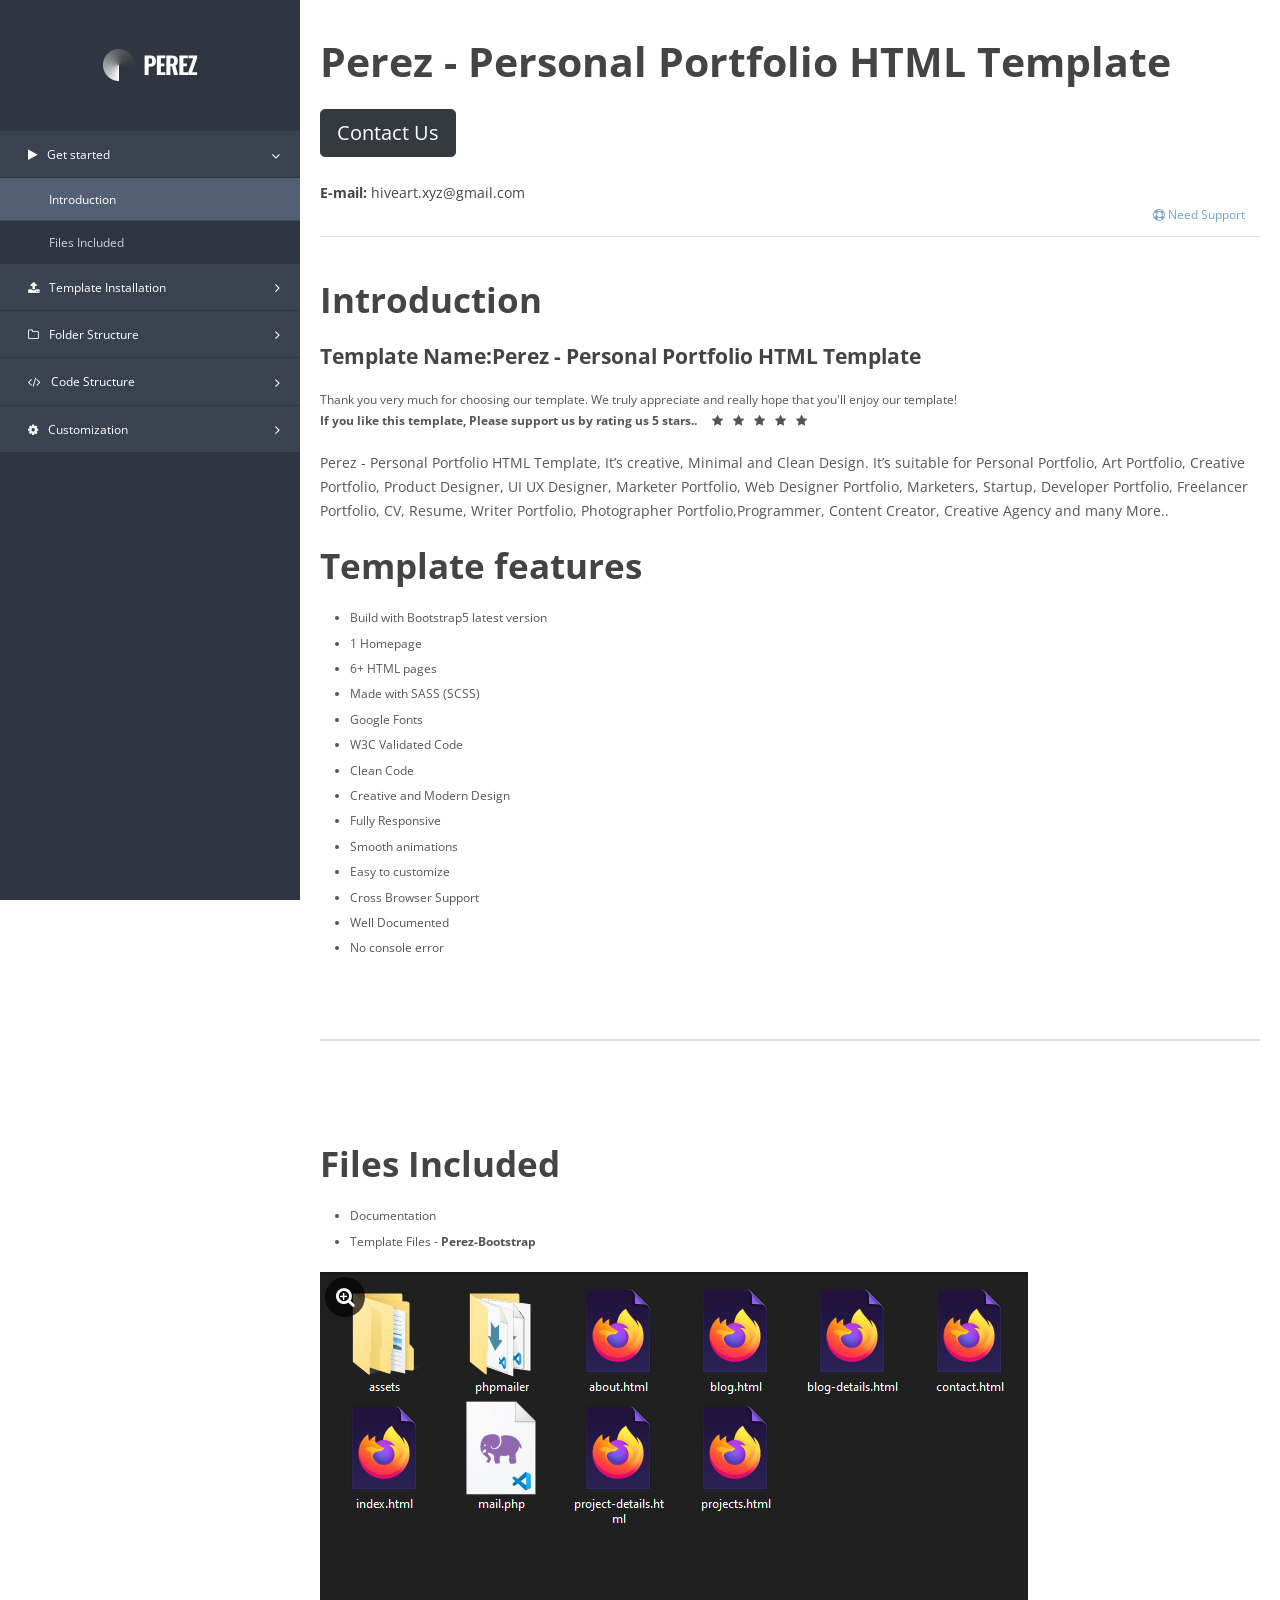
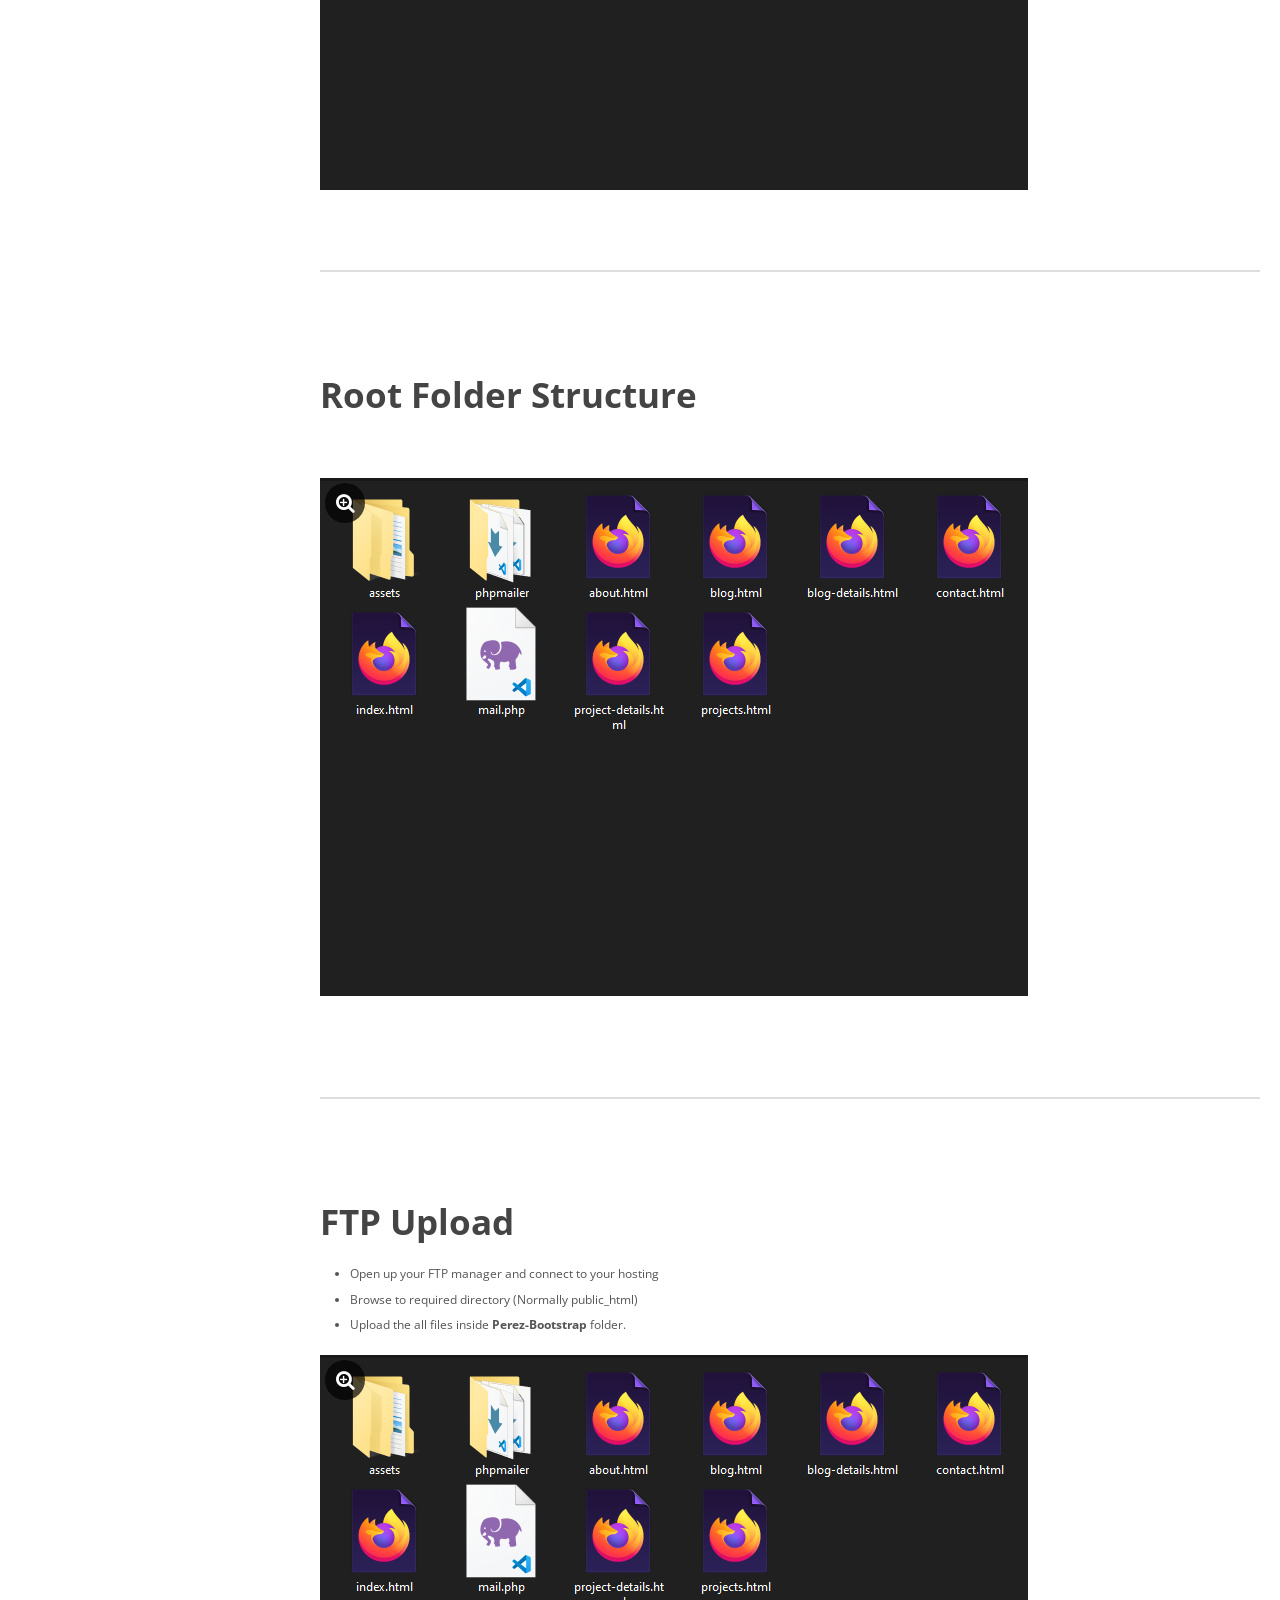
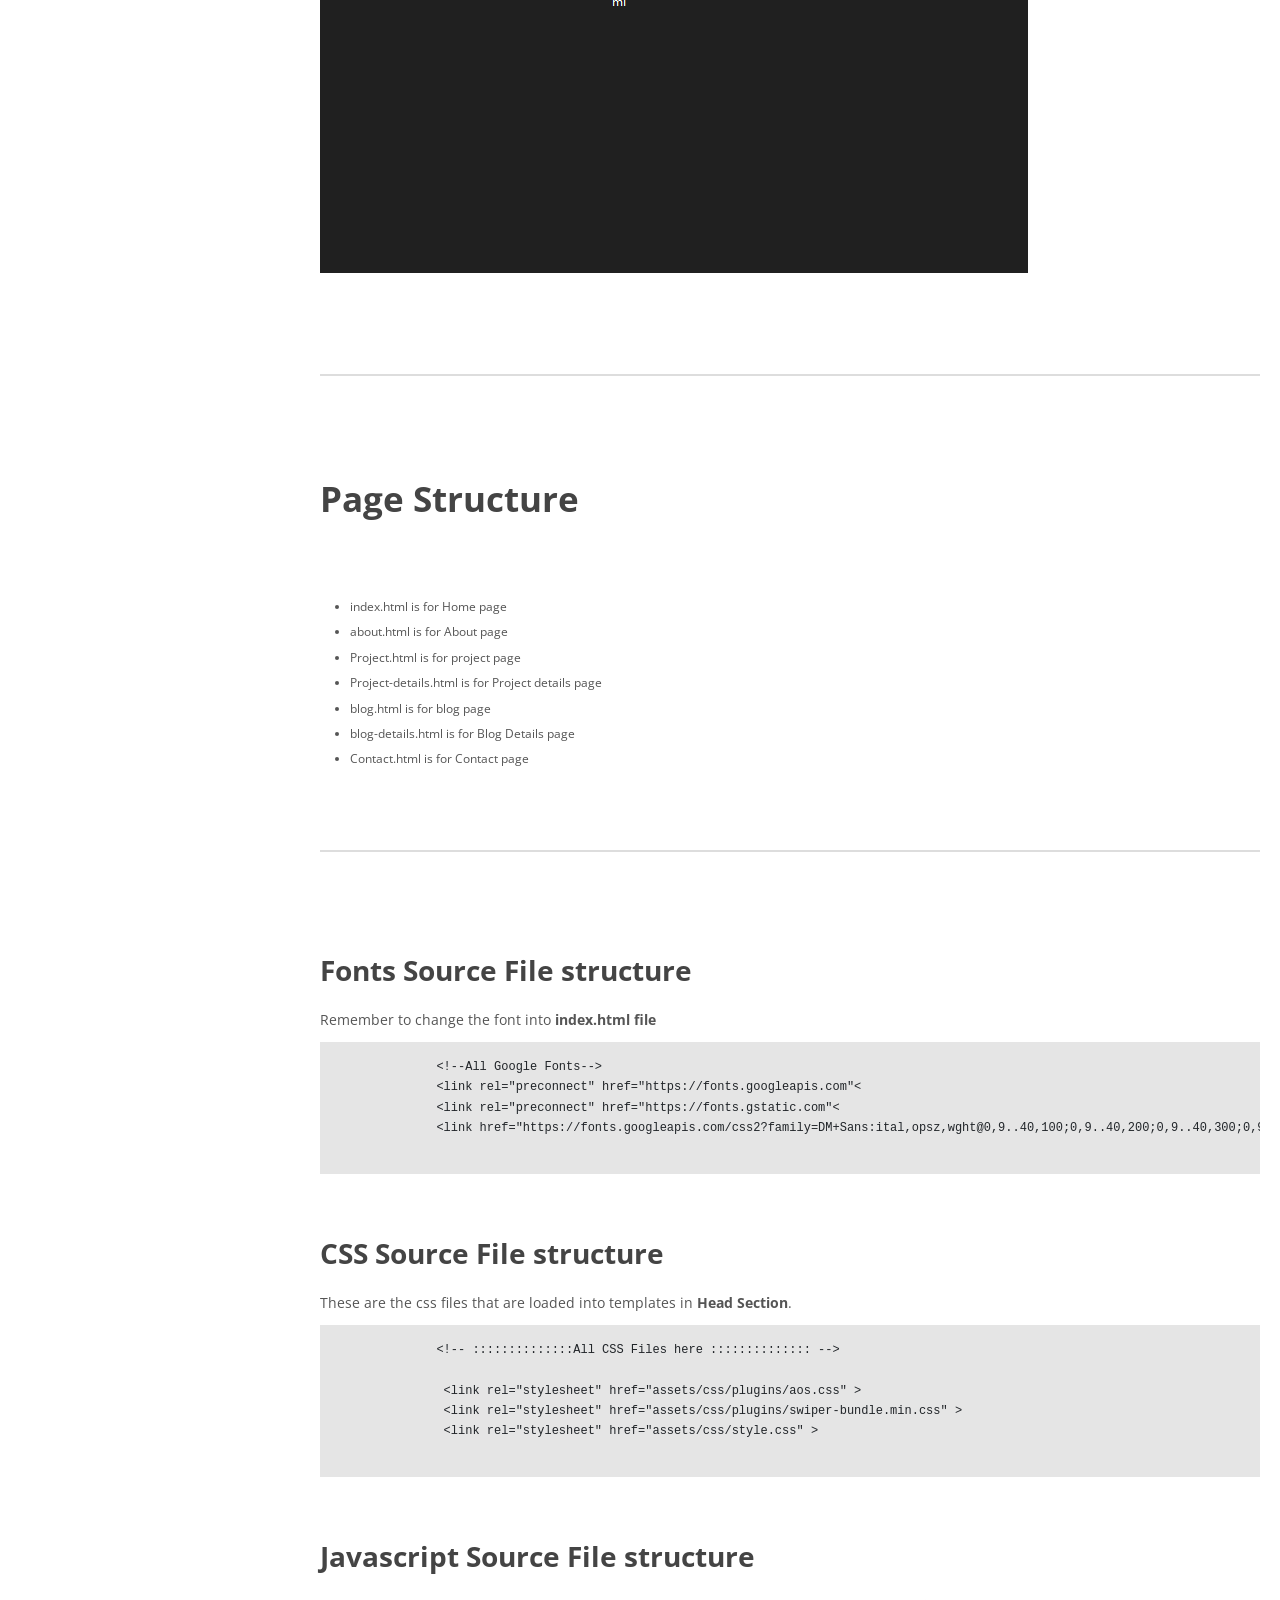
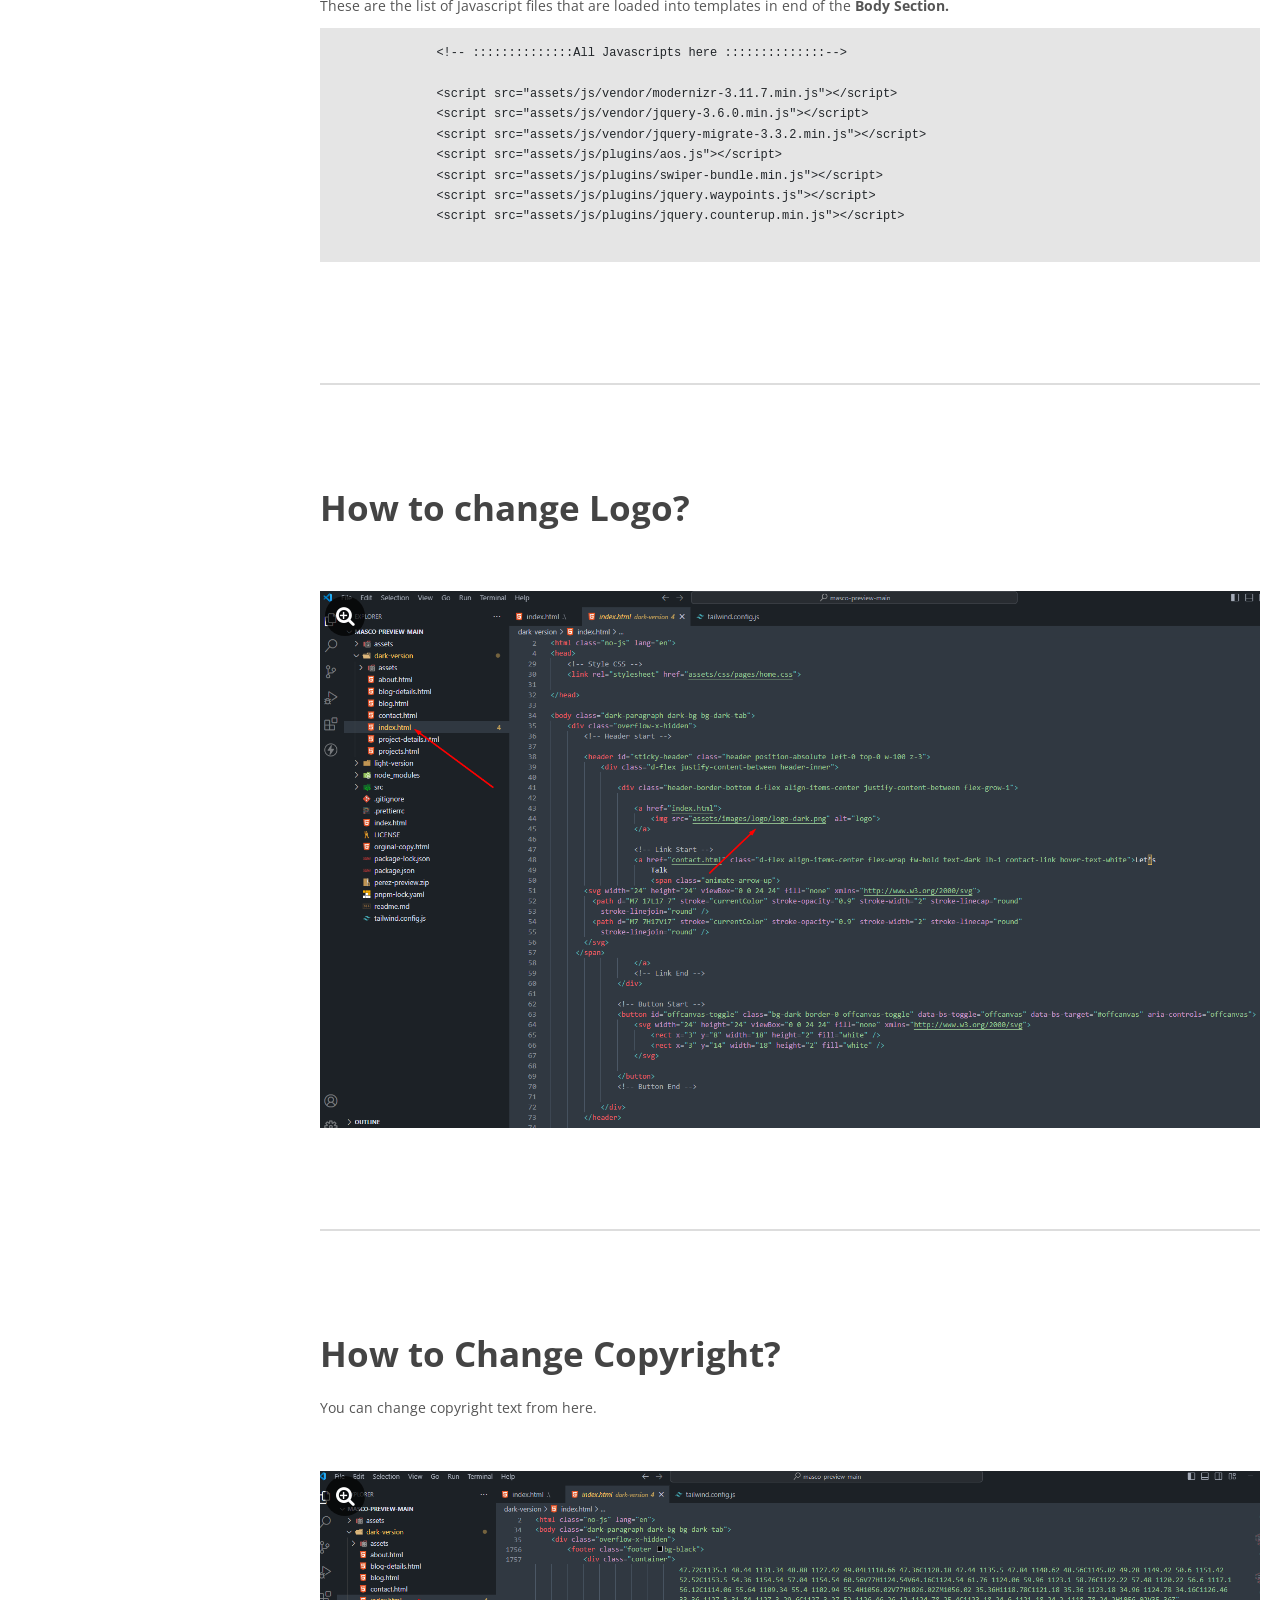
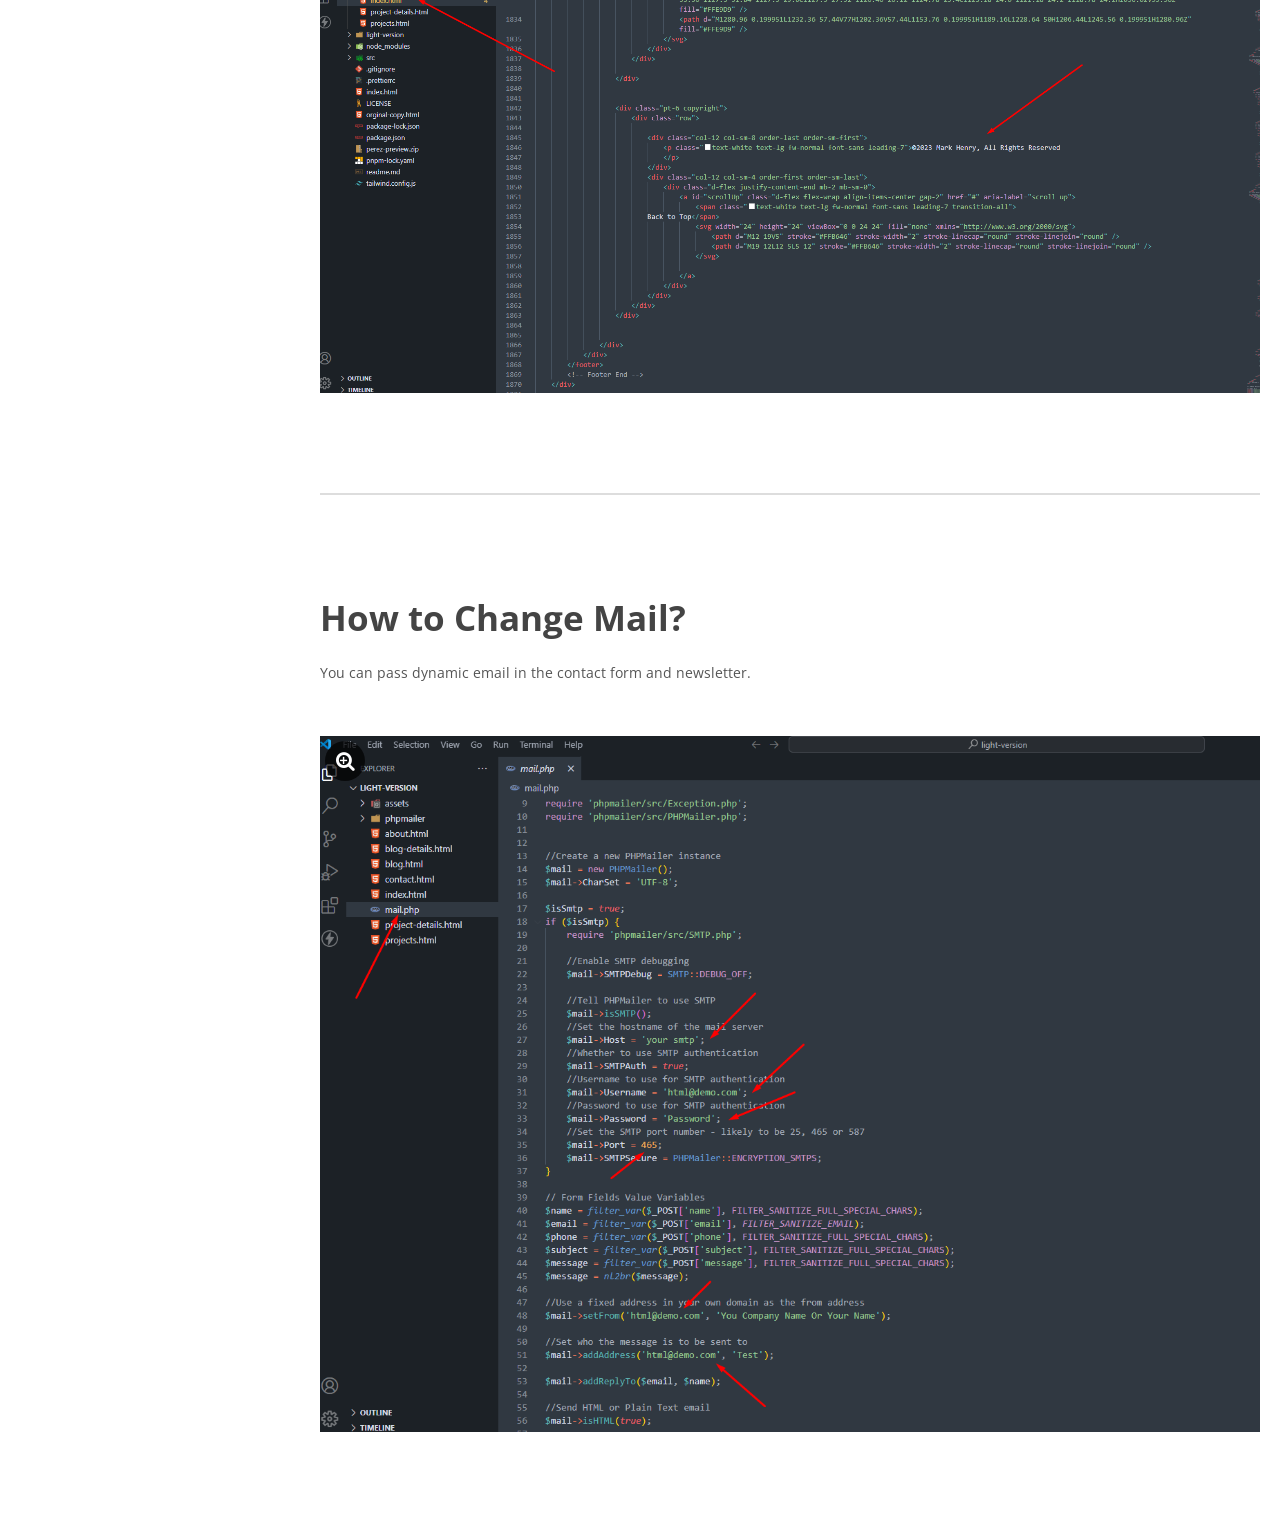
<file: documentation/index.html>
<!DOCTYPE html>
<html lang="en">

<head>
  <meta charset="UTF-8" />
  <meta name="viewport" content="width=device-width, initial-scale=1" />
  <title>Perez - Personal Portfolio HTML Template</title>
  <!-- Favicon icon -->
  <link rel="icon" type="image/x-icon" href="images/favicon.png" />
  <link rel="stylesheet" href="assets/jquery.fancybox.min.css" />
  <link href="http://fonts.googleapis.com/css?family=Open+Sans:400italic,400,700" rel="stylesheet" type="text/css" />
  <link rel="stylesheet" href="assets/bootstrap.min.css" />
  <link href="https://maxcdn.bootstrapcdn.com/font-awesome/4.4.0/css/font-awesome.min.css" rel="stylesheet" />
  <link rel="stylesheet" href="style.css" type="text/css" media="all" />
</head>

<body>
  <div class="body-wrapper container-fluid p-0">
    <!-- nav area -->
    <div class="nav-wrapper">
      <div class="logo-wrapper">
        <h1 class="logo-title">
          Perez - Personal Portfolio HTML Template
        </h1>
      </div>
      <div class="navigation" id="nav">
        <div class="nav-item active">
          <a class="nav-list-item"><i class="fa fa-play"></i>Get started</a>
          <div class="sub-nav">
            <a class="sub-nav-item active" href="#introduction">Introduction</a>
            <a class="sub-nav-item" href="#filesincluded">Files Included</a>
          </div>
        </div>
        <div class="nav-item">
          <a class="nav-list-item"><i class="fa fa-upload"></i>Template Installation</a>
          <div class="sub-nav">
            <a class="sub-nav-item" href="#install-steps">Installation Steps</a>
          </div>
        </div>
        <div class="nav-item">
          <a href="#folder-structure" class="nav-list-item"><i class="fa fa-folder-o"></i>Folder
            Structure</a>
          <div class="sub-nav">
            <a class="sub-nav-item" href="#root-folder-structure">Root Folder Structure</a>
            <a class="sub-nav-item" href="#src-folder-structure">Src Folder Structure</a>
          </div>
        </div>
        <div class="nav-item">
          <a class="nav-list-item"><i class="fa fa-code"></i>Code Structure</a>
          <div class="sub-nav">
            <a class="sub-nav-item" href="#page-structure">Page Structure</a>
            <a class="sub-nav-item" href="#sourcefile-structure">Source File Structure</a>
          </div>
        </div>
        <div class="nav-item">
          <a class="nav-list-item"><i class="fa fa-cog"></i>Customization</a>
          <div class="sub-nav">
            <a class="sub-nav-item" href="#logo-change">Change Logo</a>
            <a class="sub-nav-item" href="#content-change">Change Content & Images</a>
            <a class="sub-nav-item" href="#map-change">Change Map Location</a>
            <a class="sub-nav-item" href="#copyright-change">Change Copyrigt Text</a>
            <a class="sub-nav-item" href="#mail-change">Change Mail</a>
          </div>
        </div>
      </div>
    </div>

    <!-- content area -->
    <div class="content-wrapper" id="content">
      <div class="doc-hero-wrap">
        <div class="hero-wrap-inner">
          <h2 class="title">Perez - Personal Portfolio HTML Template</h2>
          <a class="btn btn-dark text-white btn-lg text-capitalize" target="_blank"
            href="mailto:hiveart.xyz@gmail.com">contact us</a>
          <p class="mt-4">
            <span><strong>E-mail:</strong> hiveart.xyz@gmail.com</span>
          </p>
        </div>
      </div>
      <div class="need-support">
        <a href="mailto:hiveart.xyz@gmail.com" target="_blank"><i class="fa fa-support"></i>Need Support</a>
      </div>
      <!-- Getting start -->
      <div class="content-section" id="introduction" style="display: block;">
        <h3>Introduction</h3>
        <h5>Template Name:Perez - Personal Portfolio HTML Template</h5>
        Thank you very much for choosing our template. We truly appreciate and
        really hope that you'll enjoy our template! <br />
        <strong>If you like this template, Please support us by rating us 5
          stars..</strong>&nbsp;&nbsp;&nbsp;&nbsp;&nbsp;<i class="fa fa-star"></i><i class="fa fa-star"></i><i
          class="fa fa-star"></i><i class="fa fa-star"></i><i class="fa fa-star"></i><br /><br />
        <p>Perez - Personal Portfolio HTML Template, It’s creative, Minimal and Clean Design. It’s suitable for
          Personal Portfolio, Art Portfolio, Creative Portfolio, Product Designer, UI UX Designer, Marketer Portfolio,
          Web Designer Portfolio, Marketers, Startup, Developer Portfolio, Freelancer Portfolio, CV, Resume, Writer
          Portfolio, Photographer Portfolio,Programmer, Content Creator, Creative Agency and many More..</p>

        <h3>Template features</h3>
        <ul>
          <li>Build with Bootstrap5 latest version</li>
          <li>1 Homepage</li>
          <li>6+ HTML pages</li>
          <li>Made with SASS (SCSS)</li>
          <li>Google Fonts</li>
          <li>W3C Validated Code</li>
          <li>Clean Code</li>
          <li>Creative and Modern Design</li>
          <li>Fully Responsive</li>
          <li>Smooth animations</li>
          <li>Easy to customize</li>
          <li>Cross Browser Support</li>
          <li>Well Documented</li>
          <li>No console error</li>
        </ul>

      </div>
      <div class="content-section" id="filesincluded">
        <h3>Files Included</h3>
        <ul>
          <li>Documentation</li>
          <li>Template Files - <strong>Perez-Bootstrap</strong></li>
        </ul>
        <a class="popup_image" data-fancybox="install-file" href="images/installation/1.png"><img
            src="images/installation/1.png" alt="" /></a>
      </div>
      <div class="content-section" id="root-folder-structure">
        <h3>Root Folder Structure</h3>
        <br />
        <br />
        <a class="popup_image" data-fancybox="install-file" href="images/folder-structure/1.png"><img
            src="images/folder-structure/1.png" alt="" /></a>
        <br />
        <br />
      </div>

      <div class="content-section" id="install-steps">
        <h3>FTP Upload</h3>
        <ul>
          <li>Open up your FTP manager and connect to your hosting</li>
          <li>Browse to required directory (Normally public_html)</li>
          <li>Upload the all files inside <strong>Perez-Bootstrap</strong> folder.</li>
        </ul>
        <a class="popup_image" data-fancybox="install-file" href="images/folder-structure/2.png"><img
            src="images/folder-structure/2.png" alt="" /></a>
        <br />
        <br />
      </div>
      <div class="content-section" id="page-structure">
        <h3>Page Structure</h3>
        <br />
        <br />
        <ul>
          <li>index.html is for Home page</li>
          <li>about.html is for About page</li>
          <li>Project.html is for project page</li>
          <li>Project-details.html is for Project details page</li>
          <li>blog.html is for blog page</li>
          <li>blog-details.html is for Blog Details page</li>
          <li>Contact.html is for Contact page</li>
        </ul>
      </div>
      <div class="content-section" id="sourcefile-structure">
        <h4>Fonts Source File structure</h4>
        <p>Remember to change the font into <strong>index.html file</strong></p>
        <pre class="pre-format">
            &lt;!--All Google Fonts--&gt;
            &lt;link rel="preconnect" href="https://fonts.googleapis.com"&lt;
            &lt;link rel="preconnect" href="https://fonts.gstatic.com"&lt;
            &lt;link href="https://fonts.googleapis.com/css2?family=DM+Sans:ital,opsz,wght@0,9..40,100;0,9..40,200;0,9..40,300;0,9..40,400;0,9..40,500;0,9..40,600;0,9..40,700;0,9..40,800;0,9..40,900;0,9..40,1000;1,9..40,100;1,9..40,200;1,9..40,300;1,9..40,400;1,9..40,500;1,9..40,600;1,9..40,700;1,9..40,800;1,9..40,900;1,9..40,1000&family=Inter:wght@100;200;300;400;500;600;700;800;900&family=Poppins:ital,wght@0,100;0,200;0,300;0,400;0,500;0,600;0,700;0,800;0,900;1,100;1,200;1,300;1,400;1,500;1,600;1,700;1,800;1,900&family=Syne:wght@400;500;600;700;800&display=swap" rel="stylesheet"&lt;
          </pre>
        <br />
        <br />
        <h4>CSS Source File structure</h4>
        <p>These are the css files that are loaded into templates in <strong>Head Section</strong>.</p>
        <pre class="pre-format">
            &lt;!-- ::::::::::::::All CSS Files here :::::::::::::: --&gt;

             &lt;link rel="stylesheet" href="assets/css/plugins/aos.css" &gt;
             &lt;link rel="stylesheet" href="assets/css/plugins/swiper-bundle.min.css" &gt;
             &lt;link rel="stylesheet" href="assets/css/style.css" &gt;
          </pre>
        <br />
        <br />
        <h4>Javascript Source File structure</h4>
        <p>These are the list of Javascript files that are loaded into templates in end of the <strong>Body
            Section.</strong></p>
        <pre class="pre-format">
            &lt;!-- ::::::::::::::All Javascripts here ::::::::::::::-->

            &lt;script src="assets/js/vendor/modernizr-3.11.7.min.js">&lt;/script>
            &lt;script src="assets/js/vendor/jquery-3.6.0.min.js">&lt;/script>
            &lt;script src="assets/js/vendor/jquery-migrate-3.3.2.min.js">&lt;/script>
            &lt;script src="assets/js/plugins/aos.js">&lt;/script>
            &lt;script src="assets/js/plugins/swiper-bundle.min.js">&lt;/script>
            &lt;script src="assets/js/plugins/jquery.waypoints.js">&lt;/script>
            &lt;script src="assets/js/plugins/jquery.counterup.min.js">&lt;/script>
        </pre>
        <br />
        <br />
      </div>
      <div class="content-section" id="logo-change">
        <h3>How to change Logo?</h3>
        <br />
        <br />
        <a class="popup_image" data-fancybox="install-file" href="images/customization/logo.png"><img
            src="images/customization/logo.png" alt="" /></a>
        <br />
        <br />
      </div>

      <div class="content-section" id="copyright-change">
        <h3>How to Change Copyright?</h3>
        <p>
          You can change copyright text from here.
        </p>
        <br />
        <br />
        <a class="popup_image" data-fancybox="install-file" href="images/customization/copyright.png"><img
            src="images/customization/copyright.png" alt="" /></a>

        <br />
        <br />
      </div>
      <div class="content-section" id="mail-change">
        <h3>How to Change Mail?</h3>
        <p>
          You can pass dynamic email in the contact form and newsletter.
        </p>
        <br />
        <br />
        <a class="popup_image" data-fancybox="install-file" href="images/customization/newsletter.png"><img
            src="images/customization/newsletter.png" alt="" /></a>

        <br />
        <br />
      </div>
    </div>
  </div>
  <!-- body-wrapper -->
  <script src="assets/jquery.js"></script>
  <script src="assets/bootstrap.min.js"></script>
  <script src="assets/jquery.fancybox.min.js"></script>
  <script src="assets/script.js"></script>
</body>

</html>
</file>
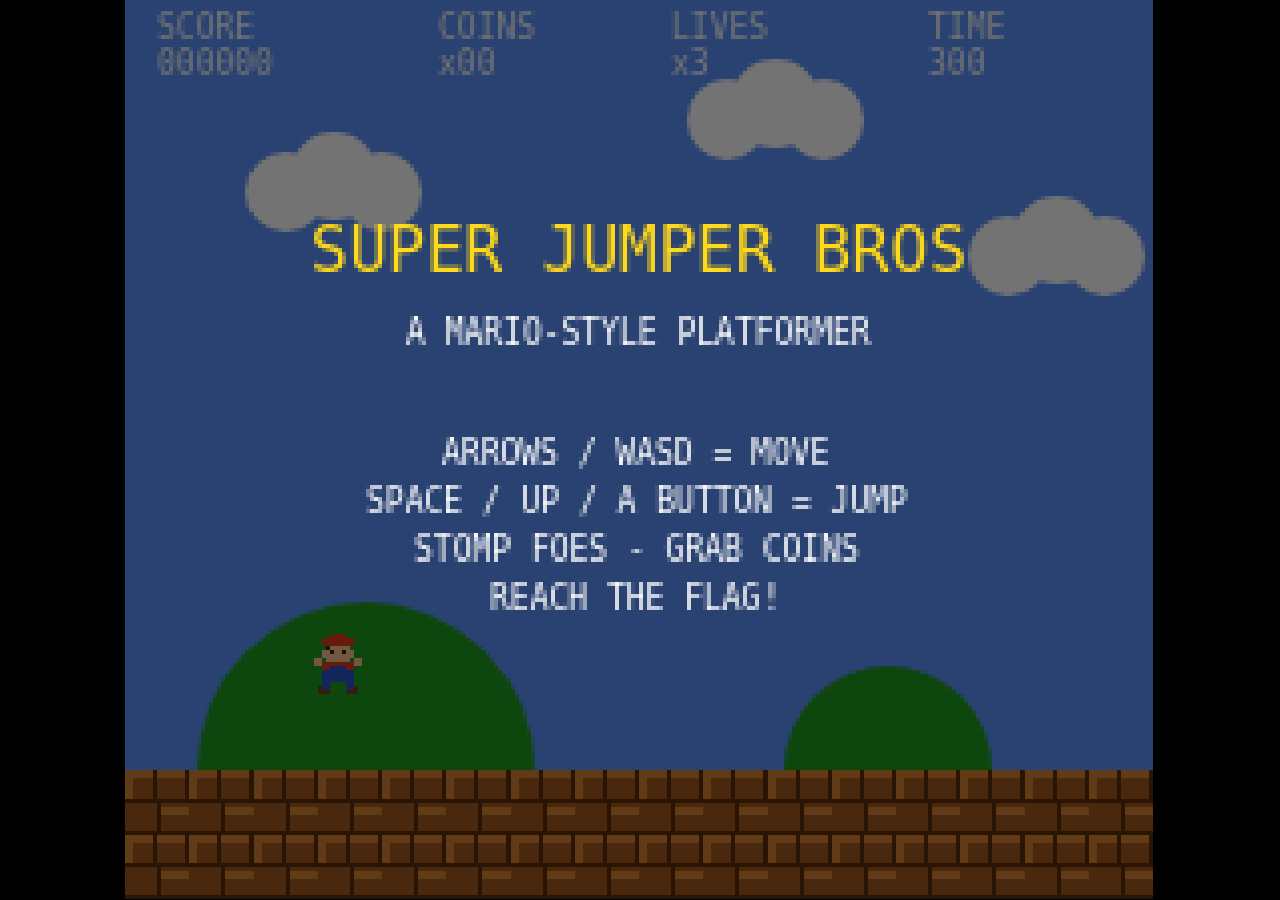
<file: mario-game/index.html>
<!DOCTYPE html>
<html>
<head>
<meta charset="utf-8">
<meta name="viewport" content="width=device-width, initial-scale=1.0, maximum-scale=1.0, user-scalable=no">
<meta name="apple-mobile-web-app-capable" content="yes">
<meta name="mobile-web-app-capable" content="yes">
<meta name="apple-mobile-web-app-status-bar-style" content="black">
<meta http-equiv="X-UA-Compatible" content="IE=edge">
<title>Super Jumper Bros - Mario Style Platformer</title>
<style>
html, body {
  margin: 0;
  padding: 0;
  width: 100%;
  height: 100%;
  background: #000;
  overflow: hidden;
  -webkit-user-select: none;
  -moz-user-select: none;
  -ms-user-select: none;
  user-select: none;
  -webkit-touch-callout: none;
  -webkit-tap-highlight-color: rgba(0,0,0,0);
  touch-action: none;
}
#screen {
  position: absolute;
  background: #5c94fc;
  display: block;
}
.btn {
  position: absolute;
  background: rgba(255,255,255,0.18);
  border: 2px solid rgba(255,255,255,0.45);
  border-radius: 14px;
  color: rgba(255,255,255,0.85);
  font-family: monospace;
  font-weight: bold;
  text-align: center;
  z-index: 10;
  display: none;
}
.btn.pressed {
  background: rgba(255,255,255,0.45);
}
</style>
</head>
<body>
<canvas id="screen"></canvas>
<div id="btnLeft"  class="btn">&#9664;</div>
<div id="btnRight" class="btn">&#9654;</div>
<div id="btnJump"  class="btn">A</div>
<script>
(function () {
  /* ============================================================
     Super Jumper Bros - a Mario-style platformer.
     Written in plain ES5 with zero dependencies so it runs on
     old Android stock browsers (2.3+), old iOS Safari, and every
     modern phone / tablet / desktop browser.
     ============================================================ */

  /* ---------- requestAnimationFrame polyfill (old Android) ---------- */
  var raf = window.requestAnimationFrame ||
            window.webkitRequestAnimationFrame ||
            window.mozRequestAnimationFrame ||
            window.oRequestAnimationFrame ||
            function (cb) { return window.setTimeout(function () { cb(Date.now()); }, 1000 / 60); };

  var now = Date.now || function () { return new Date().getTime(); };

  /* ---------- constants ---------- */
  var TILE = 16;
  var VIEW_W = 256;          /* virtual resolution (NES-like) */
  var VIEW_H = 224;
  var ROWS = 14;
  var COLS = 212;
  var GRAVITY = 0.32;
  var MAX_FALL = 7;
  var STEP_MS = 1000 / 60;

  /* ---------- canvases ---------- */
  var screen = document.getElementById('screen');
  var sctx = screen.getContext('2d');
  var back = document.createElement('canvas');   /* fixed-size game buffer */
  back.width = VIEW_W;
  back.height = VIEW_H;
  var ctx = back.getContext('2d');

  function disableSmoothing(c) {
    c.imageSmoothingEnabled = false;
    c.webkitImageSmoothingEnabled = false;
    c.mozImageSmoothingEnabled = false;
    c.msImageSmoothingEnabled = false;
    c.oImageSmoothingEnabled = false;
  }

  /* ---------- responsive scaling ---------- */
  var scale = 1, offX = 0, offY = 0;
  function resize() {
    var w = window.innerWidth || document.documentElement.clientWidth;
    var h = window.innerHeight || document.documentElement.clientHeight;
    var dpr = window.devicePixelRatio || 1;
    if (dpr > 2) dpr = 2;                 /* cap for old/slow GPUs */
    screen.width = Math.floor(w * dpr);
    screen.height = Math.floor(h * dpr);
    screen.style.width = w + 'px';
    screen.style.height = h + 'px';
    screen.style.left = '0px';
    screen.style.top = '0px';
    scale = Math.min(screen.width / VIEW_W, screen.height / VIEW_H);
    offX = Math.floor((screen.width - VIEW_W * scale) / 2);
    offY = Math.floor((screen.height - VIEW_H * scale) / 2);
    disableSmoothing(sctx);
    layoutButtons(w, h);
    /* hide address bar on old Android/iOS */
    window.setTimeout(function () { window.scrollTo(0, 1); }, 100);
  }

  /* ---------- input ---------- */
  var keys = { left: false, right: false, jump: false };
  var jumpLocked = false;       /* require release between jumps */
  var anyInput = false;         /* "press anything" on menus */

  function setKey(code, down) {
    if (code === 37 || code === 65) keys.left = down;          /* left / A */
    else if (code === 39 || code === 68) keys.right = down;    /* right / D */
    else if (code === 38 || code === 32 || code === 87 ||
             code === 90 || code === 88) keys.jump = down;     /* up/space/W/Z/X */
    if (down) anyInput = true;
  }

  document.onkeydown = function (e) {
    e = e || window.event;
    setKey(e.keyCode, true);
    if (e.keyCode === 32 || e.keyCode === 38 || e.keyCode === 40) {
      if (e.preventDefault) e.preventDefault();
      return false;
    }
  };
  document.onkeyup = function (e) {
    e = e || window.event;
    setKey(e.keyCode, false);
  };

  /* ---------- touch buttons ---------- */
  var hasTouch = ('ontouchstart' in window) ||
                 (navigator.maxTouchPoints && navigator.maxTouchPoints > 0);
  var btnLeft = document.getElementById('btnLeft');
  var btnRight = document.getElementById('btnRight');
  var btnJump = document.getElementById('btnJump');

  function layoutButtons(w, h) {
    if (!hasTouch) return;
    var size = Math.floor(Math.min(w, h) * 0.18);
    if (size < 48) size = 48;
    if (size > 110) size = 110;
    var pad = Math.floor(size * 0.25);
    var bottom = pad;
    var fs = Math.floor(size * 0.45);
    var lh = size - 4;
    function place(el, x) {
      el.style.display = 'block';
      el.style.width = size + 'px';
      el.style.height = size + 'px';
      el.style.left = x + 'px';
      el.style.bottom = bottom + 'px';
      el.style.fontSize = fs + 'px';
      el.style.lineHeight = lh + 'px';
    }
    place(btnLeft, pad);
    place(btnRight, pad * 2 + size);
    place(btnJump, w - size - pad);
  }

  function bindButton(el, name) {
    function press(e) {
      if (e && e.preventDefault) e.preventDefault();
      keys[name] = true;
      anyInput = true;
      el.className = 'btn pressed';
      return false;
    }
    function release(e) {
      if (e && e.preventDefault) e.preventDefault();
      keys[name] = false;
      el.className = 'btn';
      return false;
    }
    el.ontouchstart = press;
    el.ontouchend = release;
    el.ontouchcancel = release;
    el.onmousedown = press;
    el.onmouseup = release;
    el.onmouseout = release;
  }
  bindButton(btnLeft, 'left');
  bindButton(btnRight, 'right');
  bindButton(btnJump, 'jump');

  /* tap anywhere = "start" on menus; stop page scroll/zoom */
  function blockTouch(e) {
    anyInput = true;
    initAudio();
    if (e && e.preventDefault && e.target === screen) e.preventDefault();
  }
  document.addEventListener ?
    (function () {
      document.addEventListener('touchstart', blockTouch, false);
      document.addEventListener('touchmove', function (e) {
        if (e.preventDefault) e.preventDefault();
      }, false);
      screen.addEventListener('mousedown', blockTouch, false);
    })() :
    (screen.onmousedown = blockTouch);

  /* ---------- tiny synth sound (optional, fails silently) ---------- */
  var actx = null, audioTried = false;
  function initAudio() {
    if (audioTried) return;
    audioTried = true;
    try {
      var AC = window.AudioContext || window.webkitAudioContext;
      if (AC) actx = new AC();
    } catch (e) { actx = null; }
  }
  function sfx(freq, endFreq, dur, vol) {
    if (!actx) return;
    try {
      if (actx.resume) actx.resume();
      var t0 = actx.currentTime;
      var o = actx.createOscillator();
      var g = actx.createGain();
      o.type = 'square';
      o.frequency.setValueAtTime(freq, t0);
      o.frequency.linearRampToValueAtTime(endFreq, t0 + dur);
      g.gain.setValueAtTime(vol, t0);
      g.gain.linearRampToValueAtTime(0.0001, t0 + dur);
      o.connect(g);
      g.connect(actx.destination);
      if (o.start) o.start(t0); else o.noteOn(t0);
      if (o.stop) o.stop(t0 + dur); else o.noteOff(t0 + dur);
    } catch (e) { /* no audio on this device - fine */ }
  }
  function sndJump()  { sfx(330, 660, 0.18, 0.06); }
  function sndCoin()  { sfx(900, 1400, 0.12, 0.06); }
  function sndStomp() { sfx(300, 120, 0.12, 0.07); }
  function sndBreak() { sfx(220, 80, 0.15, 0.07); }
  function sndBump()  { sfx(160, 120, 0.08, 0.06); }
  function sndDie()   { sfx(500, 60, 0.6, 0.07); }
  function sndWin()   { sfx(523, 1046, 0.5, 0.06); }

  /* ---------- pixel-art sprites (original artwork) ---------- */
  function buildSprite(rows, palette) {
    var c = document.createElement('canvas');
    c.width = rows[0].length;
    c.height = rows.length;
    var g = c.getContext('2d');
    for (var y = 0; y < rows.length; y++) {
      for (var x = 0; x < rows[y].length; x++) {
        var ch = rows[y].charAt(x);
        if (ch !== '.' && palette[ch]) {
          g.fillStyle = palette[ch];
          g.fillRect(x, y, 1, 1);
        }
      }
    }
    return c;
  }

  var heroPal = {
    R: '#e23b22',   /* cap + shirt */
    S: '#ffc28a',   /* skin */
    k: '#3a2410',   /* eyes / hair */
    b: '#2a52c8',   /* overalls */
    n: '#7a4214'    /* boots */
  };

  var heroStand = buildSprite([
    '....RRRR....',
    '..RRRRRRRR..',
    '..RRRRRRRR..',
    '...kSSSSS...',
    '..SSkSSkSS..',
    '..SSSSSSSS..',
    '...SSSSSS...',
    '..RRRRRRRR..',
    '.SSRRbbRRSS.',
    '.SSbbbbbbSS.',
    '..bbbbbbbb..',
    '..bbbbbbbb..',
    '...bb..bb...',
    '...bb..bb...',
    '..nnn..nnn..',
    '.nnnn..nnnn.'
  ], heroPal);

  var heroWalk = buildSprite([
    '....RRRR....',
    '..RRRRRRRR..',
    '..RRRRRRRR..',
    '...kSSSSS...',
    '..SSkSSkSS..',
    '..SSSSSSSS..',
    '...SSSSSS...',
    '..RRRRRRRR..',
    '.SSRRbbRRSS.',
    '.SSbbbbbbSS.',
    '..bbbbbbbb..',
    '..bbbbbbbb..',
    '...bbb.bb...',
    '..bbb...bb..',
    '..nnn...nnn.',
    '.nnn.....nn.'
  ], heroPal);

  var heroJump = buildSprite([
    '....RRRR....',
    '..RRRRRRRR..',
    '..RRRRRRRR..',
    '...kSSSSS...',
    '..SSkSSkSS..',
    '..SSSSSSSS..',
    'SS.SSSSSS.SS',
    'SSRRRRRRRRSS',
    '..RRbbbbRR..',
    '..bbbbbbbb..',
    '..bbbbbbbb..',
    '..bbbbbbbb..',
    '..bb....bb..',
    '.nbb....bbn.',
    '.nnn....nnn.',
    '............'
  ], heroPal);

  var foePal = {
    b: '#9c5418',   /* body */
    d: '#5e2f08',   /* feet */
    w: '#ffffff',
    k: '#000000'
  };

  var foe1 = buildSprite([
    '................',
    '................',
    '......bbbb......',
    '....bbbbbbbb....',
    '...bbbbbbbbbb...',
    '..bbwwbbbbwwbb..',
    '..bwwkbbbbkwwb..',
    '.bbbbbbbbbbbbbb.',
    '.bbbbbbbbbbbbbb.',
    'bbbbbbbbbbbbbbbb',
    'bbbbbbbbbbbbbbbb',
    '.bbbbbbbbbbbbbb.',
    '..bbbbbbbbbbbb..',
    '..dddd....dddd..',
    '.dddddd..dddddd.',
    '.dddddd..dddddd.'
  ], foePal);

  var foe2 = buildSprite([
    '................',
    '................',
    '......bbbb......',
    '....bbbbbbbb....',
    '...bbbbbbbbbb...',
    '..bbwwbbbbwwbb..',
    '..bwwkbbbbkwwb..',
    '.bbbbbbbbbbbbbb.',
    '.bbbbbbbbbbbbbb.',
    'bbbbbbbbbbbbbbbb',
    'bbbbbbbbbbbbbbbb',
    '.bbbbbbbbbbbbbb.',
    '..bbbbbbbbbbbb..',
    '...dddd..dddd...',
    '..dddddddddddd..',
    '...dddd..dddd...'
  ], foePal);

  var coinSpr = buildSprite([
    '..yyyy..',
    '.yyyyyy.',
    '.yyOOyy.',
    'yyOyyOyy',
    'yyOyyOyy',
    'yyOyyOyy',
    'yyOyyOyy',
    'yyOyyOyy',
    '.yyOOyy.',
    '.yyyyyy.',
    '..yyyy..',
    '........'
  ], { y: '#ffd91c', O: '#cf8a00' });

  /* ---------- tiles (pre-rendered, original look) ---------- */
  var tileImgs = {};
  function makeTile(id, painter) {
    var c = document.createElement('canvas');
    c.width = TILE;
    c.height = TILE;
    painter(c.getContext('2d'));
    tileImgs[id] = c;
  }

  makeTile('X', function (g) {            /* ground */
    g.fillStyle = '#a4581c'; g.fillRect(0, 0, 16, 16);
    g.fillStyle = '#d88030';
    g.fillRect(0, 0, 16, 2); g.fillRect(0, 0, 2, 8); g.fillRect(9, 9, 7, 2);
    g.fillStyle = '#5e2f08';
    g.fillRect(0, 7, 16, 1); g.fillRect(7, 0, 1, 8);
    g.fillRect(0, 15, 16, 1); g.fillRect(8, 8, 1, 8); g.fillRect(15, 0, 1, 8);
  });
  makeTile('B', function (g) {            /* brick */
    g.fillStyle = '#c86428'; g.fillRect(0, 0, 16, 16);
    g.fillStyle = '#000000';
    g.fillRect(0, 0, 16, 1); g.fillRect(0, 8, 16, 1);
    g.fillRect(7, 1, 1, 7); g.fillRect(3, 9, 1, 7); g.fillRect(11, 9, 1, 7);
    g.fillStyle = '#ffb060';
    g.fillRect(0, 1, 7, 1); g.fillRect(8, 1, 8, 1);
  });
  makeTile('?', function (g) {            /* question block */
    g.fillStyle = '#ffa024'; g.fillRect(0, 0, 16, 16);
    g.fillStyle = '#d86800';
    g.fillRect(0, 0, 16, 1); g.fillRect(0, 15, 16, 1);
    g.fillRect(0, 0, 1, 16); g.fillRect(15, 0, 1, 16);
    g.fillRect(1, 1, 2, 2); g.fillRect(13, 1, 2, 2);
    g.fillRect(1, 13, 2, 2); g.fillRect(13, 13, 2, 2);
    g.fillStyle = '#ffffff';
    g.fillRect(5, 3, 6, 2); g.fillRect(4, 4, 2, 3); g.fillRect(10, 4, 2, 4);
    g.fillRect(8, 8, 2, 2); g.fillRect(7, 12, 2, 2);
  });
  makeTile('U', function (g) {            /* used block */
    g.fillStyle = '#9c5418'; g.fillRect(0, 0, 16, 16);
    g.fillStyle = '#5e2f08';
    g.fillRect(0, 0, 16, 1); g.fillRect(0, 15, 16, 1);
    g.fillRect(0, 0, 1, 16); g.fillRect(15, 0, 1, 16);
    g.fillRect(2, 2, 2, 2); g.fillRect(12, 2, 2, 2);
    g.fillRect(2, 12, 2, 2); g.fillRect(12, 12, 2, 2);
  });
  makeTile('S', function (g) {            /* stone block (stairs) */
    g.fillStyle = '#c0a888'; g.fillRect(0, 0, 16, 16);
    g.fillStyle = '#fff0d8'; g.fillRect(0, 0, 15, 2); g.fillRect(0, 0, 2, 15);
    g.fillStyle = '#705838'; g.fillRect(0, 14, 16, 2); g.fillRect(14, 0, 2, 16);
  });
  function pipePainter(left, top) {
    return function (g) {
      g.fillStyle = '#10a010'; g.fillRect(0, 0, 16, 16);
      g.fillStyle = '#70e070';
      g.fillRect(left ? 2 : 1, 0, 3, 16);
      g.fillStyle = '#054a05';
      if (left) g.fillRect(0, 0, 1, 16); else g.fillRect(15, 0, 1, 16);
      if (top) {
        g.fillStyle = '#054a05'; g.fillRect(0, 14, 16, 2);
        g.fillStyle = '#70e070'; g.fillRect(0, 0, 16, 1);
      }
    };
  }
  makeTile('[', pipePainter(true, true));
  makeTile(']', pipePainter(false, true));
  makeTile('{', pipePainter(true, false));
  makeTile('}', pipePainter(false, false));
  makeTile('F', function (g) {            /* flag pole */
    g.fillStyle = '#b0b0b0'; g.fillRect(7, 0, 2, 16);
    g.fillStyle = '#e8e8e8'; g.fillRect(7, 0, 1, 16);
  });
  makeTile('G', function (g) {            /* pole top + flag */
    g.fillStyle = '#b0b0b0'; g.fillRect(7, 4, 2, 12);
    g.fillStyle = '#ffd91c';
    g.fillRect(6, 0, 4, 4); g.fillRect(5, 1, 6, 2);
  });

  var SOLID = { X: 1, B: 1, '?': 1, U: 1, S: 1, '[': 1, ']': 1, '{': 1, '}': 1 };

  /* ---------- level ---------- */
  var grid = [];
  var enemies = [];
  var effects = [];
  var particles = [];

  function setT(x, y, t) {
    if (x >= 0 && x < COLS && y >= 0 && y < ROWS) grid[y][x] = t;
  }
  function getT(x, y) {
    if (x < 0 || x >= COLS) return 'X';     /* walls at level edges */
    if (y < 0 || y >= ROWS) return '.';
    return grid[y][x];
  }
  function solidAt(x, y) { return SOLID[getT(x, y)] === 1; }

  function ground(x0, x1) {
    for (var x = x0; x <= x1; x++) { setT(x, 12, 'X'); setT(x, 13, 'X'); }
  }
  function pipe(x, h) {
    var top = 12 - h;
    setT(x, top, '['); setT(x + 1, top, ']');
    for (var y = top + 1; y < 12; y++) { setT(x, y, '{'); setT(x + 1, y, '}'); }
  }
  function stairsUp(x0, h, dir) {        /* dir 1 = rising right, -1 = falling */
    for (var i = 0; i < h; i++) {
      var col = x0 + i;
      var hh = dir === 1 ? i + 1 : h - i;
      for (var j = 0; j < hh; j++) setT(col, 11 - j, 'S');
    }
  }
  function coinRow(x0, x1, y) {
    for (var x = x0; x <= x1; x++) setT(x, y, 'o');
  }
  function addFoe(tx) {
    enemies.push({
      x: tx * TILE, y: 10 * TILE, w: 14, h: 14,
      vx: -0.45, vy: 0, active: false, squash: 0, dead: false
    });
  }

  function buildLevel() {
    var x, y;
    grid = [];
    for (y = 0; y < ROWS; y++) {
      grid[y] = [];
      for (x = 0; x < COLS; x++) grid[y][x] = '.';
    }
    enemies = [];
    effects = [];
    particles = [];

    ground(0, 68);
    ground(71, 85);
    ground(89, 152);
    ground(155, COLS - 1);

    /* opening blocks */
    setT(16, 8, '?');
    setT(20, 8, 'B'); setT(21, 8, '?'); setT(22, 8, 'B');
    setT(23, 8, '?'); setT(24, 8, 'B');
    setT(22, 4, '?');

    /* pipes */
    pipe(30, 2); pipe(39, 3); pipe(48, 4); pipe(59, 4);

    /* mid section */
    coinRow(64, 66, 8);
    setT(74, 8, 'B'); setT(75, 8, '?'); setT(76, 8, 'B');
    coinRow(74, 76, 4);
    setT(80, 8, 'B'); setT(81, 8, 'B'); setT(82, 8, 'B'); setT(83, 8, 'B');
    setT(81, 4, 'B'); setT(82, 4, 'B');

    setT(94, 8, '?');
    setT(100, 8, '?'); setT(103, 8, '?'); setT(106, 8, '?');
    setT(103, 4, '?');
    coinRow(99, 107, 5);

    setT(112, 4, 'B'); setT(113, 4, 'B'); setT(114, 4, 'B'); setT(115, 4, 'B');
    setT(118, 4, 'B'); setT(119, 4, 'B'); setT(119, 8, 'B'); setT(118, 8, '?');

    /* twin hills of stone */
    stairsUp(126, 4, 1);
    stairsUp(131, 4, -1);
    /* stair right at the gap edge: leap from its top across 153-154 */
    stairsUp(149, 4, 1);
    stairsUp(155, 4, -1);

    pipe(163, 2);
    coinRow(168, 172, 7);
    pipe(173, 3);

    /* final staircase */
    stairsUp(180, 8, 1);
    for (y = 4; y < 12; y++) setT(188, y, 'S');

    /* flag */
    setT(198, 2, 'G');
    for (y = 3; y < 11; y++) setT(198, y, 'F');
    setT(198, 11, 'S');

    /* enemies */
    addFoe(22); addFoe(34); addFoe(43); addFoe(53); addFoe(55);
    addFoe(78); addFoe(82); addFoe(97); addFoe(101); addFoe(113);
    addFoe(115); addFoe(143); addFoe(145); addFoe(167);
  }

  /* ---------- player ---------- */
  var player = {};
  function resetPlayer() {
    player.x = 3 * TILE;
    player.y = 10 * TILE;
    player.w = 10;
    player.h = 14;
    player.vx = 0;
    player.vy = 0;
    player.face = 1;
    player.onGround = false;
    player.anim = 0;
  }

  /* ---------- game state ---------- */
  var state = 'title';     /* title | play | dying | gameover | win */
  var stateTimer = 0;
  var score = 0, coins = 0, lives = 3, timeLeft = 300, timeTick = 0;
  var camX = 0;
  var frame = 0;

  function startGame() {
    score = 0; coins = 0; lives = 3;
    startLevel();
  }
  function startLevel() {
    buildLevel();
    resetPlayer();
    camX = 0;
    timeLeft = 300;
    timeTick = 0;
    state = 'play';
  }

  /* ---------- physics helpers ---------- */
  function moveX(e) {
    var nx = e.x + e.vx;
    var ty0 = Math.floor(e.y / TILE);
    var ty1 = Math.floor((e.y + e.h - 1) / TILE);
    if (e.vx > 0) {
      var tx = Math.floor((nx + e.w) / TILE);
      if (solidAt(tx, ty0) || solidAt(tx, ty1)) {
        nx = tx * TILE - e.w - 0.01;
        e.vx = 0; e.hitWall = 1;
      }
    } else if (e.vx < 0) {
      var tx2 = Math.floor(nx / TILE);
      if (solidAt(tx2, ty0) || solidAt(tx2, ty1)) {
        nx = (tx2 + 1) * TILE + 0.01;
        e.vx = 0; e.hitWall = -1;
      }
    }
    e.x = nx;
  }

  function moveY(e, isPlayer) {
    var ny = e.y + e.vy;
    var tx0 = Math.floor((e.x + 1) / TILE);
    var tx1 = Math.floor((e.x + e.w - 1) / TILE);
    if (e.vy >= 0) {
      var ty = Math.floor((ny + e.h) / TILE);
      if (solidAt(tx0, ty) || solidAt(tx1, ty)) {
        ny = ty * TILE - e.h;
        e.vy = 0;
        e.onGround = true;
      } else {
        e.onGround = false;
      }
    } else {
      var ty2 = Math.floor(ny / TILE);
      var c0 = solidAt(tx0, ty2);
      var c1 = solidAt(tx1, ty2);
      if (c0 || c1) {
        ny = (ty2 + 1) * TILE + 0.01;
        e.vy = 0;
        if (isPlayer) {
          var cx = Math.floor((e.x + e.w / 2) / TILE);
          if (solidAt(cx, ty2)) bumpBlock(cx, ty2);
          else bumpBlock(c0 ? tx0 : tx1, ty2);
        }
      }
    }
    e.y = ny;
  }

  function bumpBlock(tx, ty) {
    var t = getT(tx, ty);
    if (t === '?') {
      setT(tx, ty, 'U');
      coins++;
      score += 200;
      sndCoin();
      effects.push({ x: tx * TILE + 4, y: ty * TILE - 12, vy: -2.2, t: 28 });
    } else if (t === 'B') {
      setT(tx, ty, '.');
      score += 50;
      sndBreak();
      var bx = tx * TILE + 8, by = ty * TILE + 8;
      particles.push({ x: bx - 4, y: by - 4, vx: -1.2, vy: -3.5, t: 40 });
      particles.push({ x: bx + 2, y: by - 4, vx: 1.2, vy: -3.5, t: 40 });
      particles.push({ x: bx - 4, y: by, vx: -0.8, vy: -2.2, t: 40 });
      particles.push({ x: bx + 2, y: by, vx: 0.8, vy: -2.2, t: 40 });
    } else {
      sndBump();
    }
  }

  function overlap(a, b) {
    return a.x < b.x + b.w && a.x + a.w > b.x &&
           a.y < b.y + b.h && a.y + a.h > b.y;
  }

  function killPlayer() {
    state = 'dying';
    stateTimer = 0;
    player.vy = -6;
    sndDie();
  }

  /* ---------- update ---------- */
  function update() {
    frame++;

    if (state === 'title') {
      if (anyInput) { anyInput = false; startGame(); }
      return;
    }
    if (state === 'gameover' || state === 'win') {
      stateTimer++;
      if (stateTimer > 45 && anyInput) {
        anyInput = false;
        state = 'title';
      }
      return;
    }
    if (state === 'dying') {
      stateTimer++;
      player.vy += GRAVITY;
      player.y += player.vy;
      if (stateTimer > 110) {
        lives--;
        if (lives <= 0) { state = 'gameover'; stateTimer = 0; }
        else startLevel();
      }
      return;
    }

    /* ----- state === 'play' ----- */
    anyInput = false;

    /* timer */
    timeTick++;
    if (timeTick >= 25) {
      timeTick = 0;
      timeLeft--;
      if (timeLeft <= 0) { killPlayer(); return; }
    }

    /* horizontal control */
    var accel = 0.12, maxSpd = 1.7, friction = 0.90;
    if (keys.left)  { player.vx -= accel; player.face = -1; }
    if (keys.right) { player.vx += accel; player.face = 1; }
    if (!keys.left && !keys.right) {
      player.vx *= friction;
      if (player.vx > -0.05 && player.vx < 0.05) player.vx = 0;
    }
    if (player.vx > maxSpd) player.vx = maxSpd;
    if (player.vx < -maxSpd) player.vx = -maxSpd;

    /* jumping (with variable height) */
    if (keys.jump && player.onGround && !jumpLocked) {
      player.vy = -6.8;
      player.onGround = false;
      jumpLocked = true;
      sndJump();
    }
    if (!keys.jump) {
      jumpLocked = false;
      if (player.vy < -2.4) player.vy = -2.4;   /* short hop */
    }

    player.vy += GRAVITY;
    if (player.vy > MAX_FALL) player.vy = MAX_FALL;

    moveX(player);
    moveY(player, true);

    /* keep player inside camera's left edge */
    if (player.x < camX) { player.x = camX; player.vx = 0; }

    /* fell into a pit */
    if (player.y > ROWS * TILE + 16) { killPlayer(); return; }

    /* collect coins / reach flag (check tiles around player) */
    var ptx0 = Math.floor(player.x / TILE);
    var ptx1 = Math.floor((player.x + player.w) / TILE);
    var pty0 = Math.floor(player.y / TILE);
    var pty1 = Math.floor((player.y + player.h) / TILE);
    for (var ty = pty0; ty <= pty1; ty++) {
      for (var tx = ptx0; tx <= ptx1; tx++) {
        var t = getT(tx, ty);
        if (t === 'o') {
          setT(tx, ty, '.');
          coins++;
          score += 200;
          sndCoin();
        } else if (t === 'F' || t === 'G') {
          score += timeLeft * 10;
          state = 'win';
          stateTimer = 0;
          sndWin();
          return;
        }
      }
    }

    /* walk animation */
    if (player.onGround && (keys.left || keys.right)) player.anim++;

    /* camera follows */
    var target = player.x - VIEW_W * 0.38;
    if (target > camX) camX = target;
    var maxCam = COLS * TILE - VIEW_W;
    if (camX > maxCam) camX = maxCam;
    if (camX < 0) camX = 0;

    /* ----- enemies ----- */
    for (var i = 0; i < enemies.length; i++) {
      var en = enemies[i];
      if (en.dead) continue;
      if (!en.active) {
        if (en.x < camX + VIEW_W + 48) en.active = true;
        else continue;
      }
      if (en.squash > 0) {
        en.squash--;
        if (en.squash === 0) en.dead = true;
        continue;
      }
      en.vy += GRAVITY;
      if (en.vy > MAX_FALL) en.vy = MAX_FALL;
      en.hitWall = 0;
      moveX(en);
      if (en.hitWall) en.vx = -en.hitWall * 0.45;
      moveY(en, false);
      if (en.y > ROWS * TILE + 32) { en.dead = true; continue; }

      /* player vs enemy */
      if (overlap(player, en)) {
        if (player.vy > 0 && player.y + player.h - en.y < 9) {
          en.squash = 26;            /* stomped */
          player.vy = -4.2;
          score += 100;
          sndStomp();
        } else {
          killPlayer();
          return;
        }
      }
    }

    /* ----- effects ----- */
    for (var j = effects.length - 1; j >= 0; j--) {
      var ef = effects[j];
      ef.y += ef.vy;
      ef.vy += 0.08;
      ef.t--;
      if (ef.t <= 0) effects.splice(j, 1);
    }
    for (var p = particles.length - 1; p >= 0; p--) {
      var pa = particles[p];
      pa.x += pa.vx;
      pa.y += pa.vy;
      pa.vy += 0.25;
      pa.t--;
      if (pa.t <= 0) particles.splice(p, 1);
    }
  }

  /* ---------- render ---------- */
  function pad0(n, len) {
    var s = '' + n;
    while (s.length < len) s = '0' + s;
    return s;
  }

  function drawBackground() {
    ctx.fillStyle = '#5c94fc';
    ctx.fillRect(0, 0, VIEW_W, VIEW_H);

    /* parallax hills */
    var hx = -(camX * 0.4) % 256;
    ctx.fillStyle = '#1e9e1e';
    var k;
    for (k = -1; k < 3; k++) {
      var bx = hx + k * 256;
      ctx.beginPath();
      ctx.arc(bx + 60, 192, 42, Math.PI, 0, false);
      ctx.fill();
      ctx.beginPath();
      ctx.arc(bx + 190, 192, 26, Math.PI, 0, false);
      ctx.fill();
    }
    /* clouds */
    var cx = -(camX * 0.25) % 256;
    ctx.fillStyle = '#ffffff';
    for (k = -1; k < 3; k++) {
      var wx = cx + k * 256;
      cloud(wx + 40, 48);
      cloud(wx + 150, 30);
      cloud(wx + 220, 64);
    }
  }
  function cloud(x, y) {
    ctx.beginPath();
    ctx.arc(x, y, 10, 0, Math.PI * 2, false);
    ctx.arc(x + 12, y - 4, 11, 0, Math.PI * 2, false);
    ctx.arc(x + 24, y, 10, 0, Math.PI * 2, false);
    ctx.fill();
  }

  function drawTiles() {
    var x0 = Math.floor(camX / TILE) - 1;
    var x1 = x0 + Math.ceil(VIEW_W / TILE) + 2;
    for (var ty = 0; ty < ROWS; ty++) {
      for (var tx = x0; tx <= x1; tx++) {
        var t = getT(tx, ty);
        if (t === '.') continue;
        var sx = Math.floor(tx * TILE - camX);
        var sy = ty * TILE;
        if (t === 'o') {
          /* coin tile - little bounce shimmer */
          var dy = (frame >> 4) % 2;
          ctx.drawImage(coinSpr, sx + 4, sy + 2 + dy);
        } else if (tileImgs[t]) {
          ctx.drawImage(tileImgs[t], sx, sy);
          if (t === 'G') {
            /* flag cloth */
            ctx.fillStyle = '#10a010';
            ctx.beginPath();
            ctx.moveTo(sx + 7, sy + 6);
            ctx.lineTo(sx - 5, sy + 10);
            ctx.lineTo(sx + 7, sy + 14);
            ctx.closePath();
            ctx.fill();
          }
        }
      }
    }
  }

  function drawEntities() {
    var i;
    for (i = 0; i < effects.length; i++) {
      ctx.drawImage(coinSpr, Math.floor(effects[i].x - camX), Math.floor(effects[i].y));
    }
    ctx.fillStyle = '#c86428';
    for (i = 0; i < particles.length; i++) {
      ctx.fillRect(Math.floor(particles[i].x - camX), Math.floor(particles[i].y), 4, 4);
    }
    for (i = 0; i < enemies.length; i++) {
      var en = enemies[i];
      if (en.dead || !en.active) continue;
      var ex = Math.floor(en.x - camX - 1);
      var ey = Math.floor(en.y - 2);
      if (ex < -20 || ex > VIEW_W + 4) continue;
      if (en.squash > 0) {
        ctx.drawImage(foe1, 0, 0, 16, 16, ex, ey + 10, 16, 6);
      } else {
        ctx.drawImage((frame >> 4) % 2 ? foe1 : foe2, ex, ey);
      }
    }
  }

  function drawPlayer() {
    if (state === 'gameover') return;
    var img = heroStand;
    if (!player.onGround) img = heroJump;
    else if ((keys.left || keys.right) && (player.anim >> 3) % 2) img = heroWalk;
    if (state === 'dying') img = heroJump;
    var px = Math.floor(player.x - camX - 1);
    var py = Math.floor(player.y - 2);
    if (player.face === 1) {
      ctx.drawImage(img, px, py);
    } else {
      ctx.save();
      ctx.translate(px + 12, py);
      ctx.scale(-1, 1);
      ctx.drawImage(img, 0, 0);
      ctx.restore();
    }
  }

  function drawHUD() {
    ctx.fillStyle = '#ffffff';
    ctx.font = '8px monospace';
    ctx.textBaseline = 'top';
    ctx.fillText('SCORE', 8, 4);
    ctx.fillText(pad0(score, 6), 8, 13);
    ctx.fillText('COINS', 78, 4);
    ctx.fillText('x' + pad0(coins, 2), 78, 13);
    ctx.fillText('LIVES', 136, 4);
    ctx.fillText('x' + lives, 136, 13);
    ctx.fillText('TIME', 200, 4);
    ctx.fillText(pad0(timeLeft > 0 ? timeLeft : 0, 3), 200, 13);
  }

  function centerText(txt, y, size, color) {
    ctx.fillStyle = color || '#ffffff';
    ctx.font = (size || 8) + 'px monospace';
    ctx.textBaseline = 'top';
    var w = ctx.measureText(txt).width;
    ctx.fillText(txt, Math.floor((VIEW_W - w) / 2), y);
  }

  function drawOverlay() {
    if (state === 'play') return;
    if (state === 'dying') return;

    ctx.fillStyle = 'rgba(0,0,0,0.55)';
    ctx.fillRect(0, 0, VIEW_W, VIEW_H);

    if (state === 'title') {
      centerText('SUPER JUMPER BROS', 56, 16, '#ffd91c');
      centerText('A MARIO-STYLE PLATFORMER', 80, 8);
      centerText('ARROWS / WASD = MOVE', 110, 8);
      centerText('SPACE / UP / A BUTTON = JUMP', 122, 8);
      centerText('STOMP FOES - GRAB COINS', 134, 8);
      centerText('REACH THE FLAG!', 146, 8);
      if ((frame >> 5) % 2) centerText('TAP OR PRESS ANY KEY', 176, 8, '#70e070');
    } else if (state === 'gameover') {
      centerText('GAME OVER', 88, 16, '#e23b22');
      centerText('SCORE ' + pad0(score, 6), 116, 8);
      if (stateTimer > 45 && (frame >> 5) % 2) centerText('TAP TO CONTINUE', 150, 8, '#70e070');
    } else if (state === 'win') {
      centerText('COURSE CLEAR!', 84, 16, '#ffd91c');
      centerText('SCORE ' + pad0(score, 6), 112, 8);
      centerText('COINS x' + pad0(coins, 2), 126, 8);
      if (stateTimer > 45 && (frame >> 5) % 2) centerText('TAP TO PLAY AGAIN', 156, 8, '#70e070');
    }
  }

  function render() {
    drawBackground();
    drawTiles();
    drawEntities();
    drawPlayer();
    drawHUD();
    drawOverlay();

    /* blit scaled to the real screen */
    sctx.fillStyle = '#000000';
    sctx.fillRect(0, 0, screen.width, screen.height);
    disableSmoothing(sctx);
    sctx.drawImage(back, 0, 0, VIEW_W, VIEW_H,
                   offX, offY, Math.floor(VIEW_W * scale), Math.floor(VIEW_H * scale));
  }

  /* ---------- main loop (fixed timestep) ---------- */
  var last = now();
  var acc = 0;
  function loop() {
    raf(loop);
    var t = now();
    var dt = t - last;
    last = t;
    if (dt > 100) dt = 100;       /* tab was hidden / slow device */
    acc += dt;
    var steps = 0;
    while (acc >= STEP_MS && steps < 4) {
      update();
      acc -= STEP_MS;
      steps++;
    }
    if (steps === 4) acc = 0;     /* drop time on very slow devices */
    render();
  }

  /* ---------- boot ---------- */
  if (window.addEventListener) {
    window.addEventListener('resize', resize, false);
    window.addEventListener('orientationchange', resize, false);
  } else {
    window.onresize = resize;
  }
  buildLevel();
  resetPlayer();
  resize();
  loop();
})();
</script>
</body>
</html>
</file>
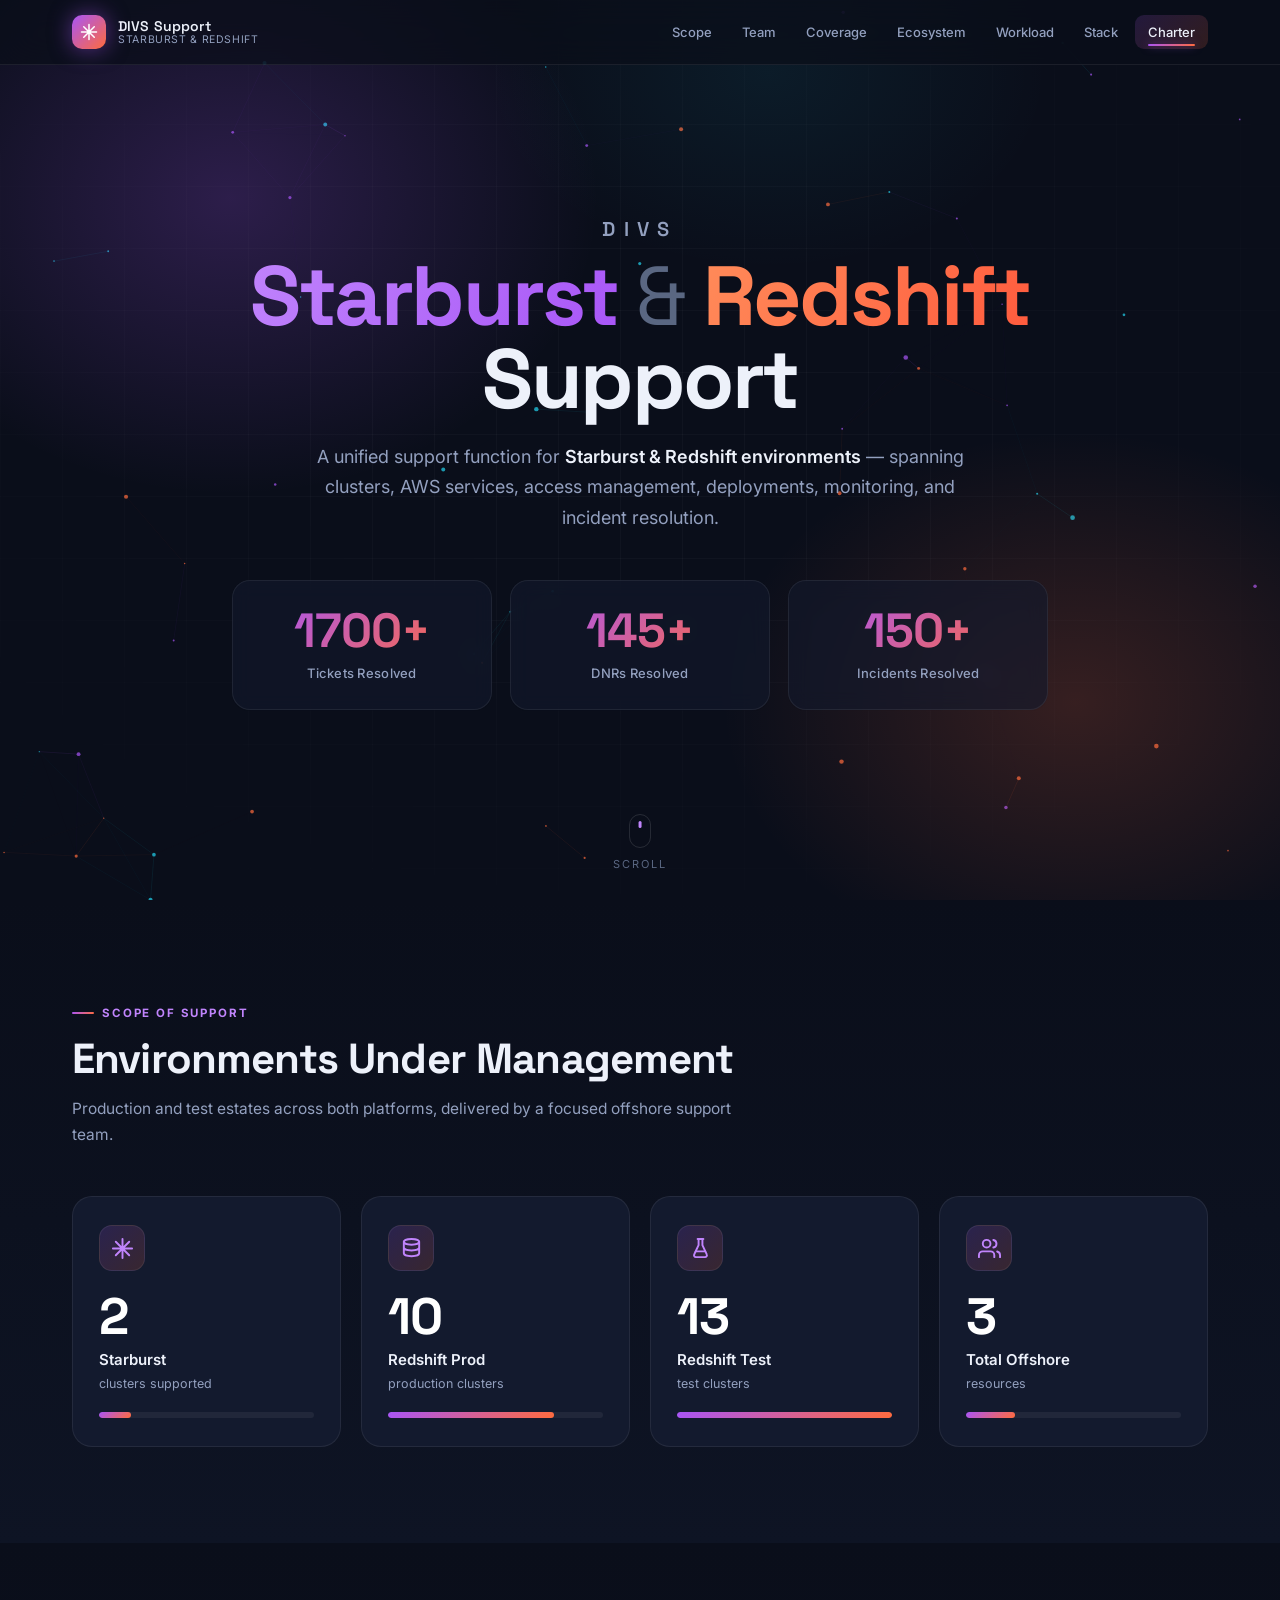
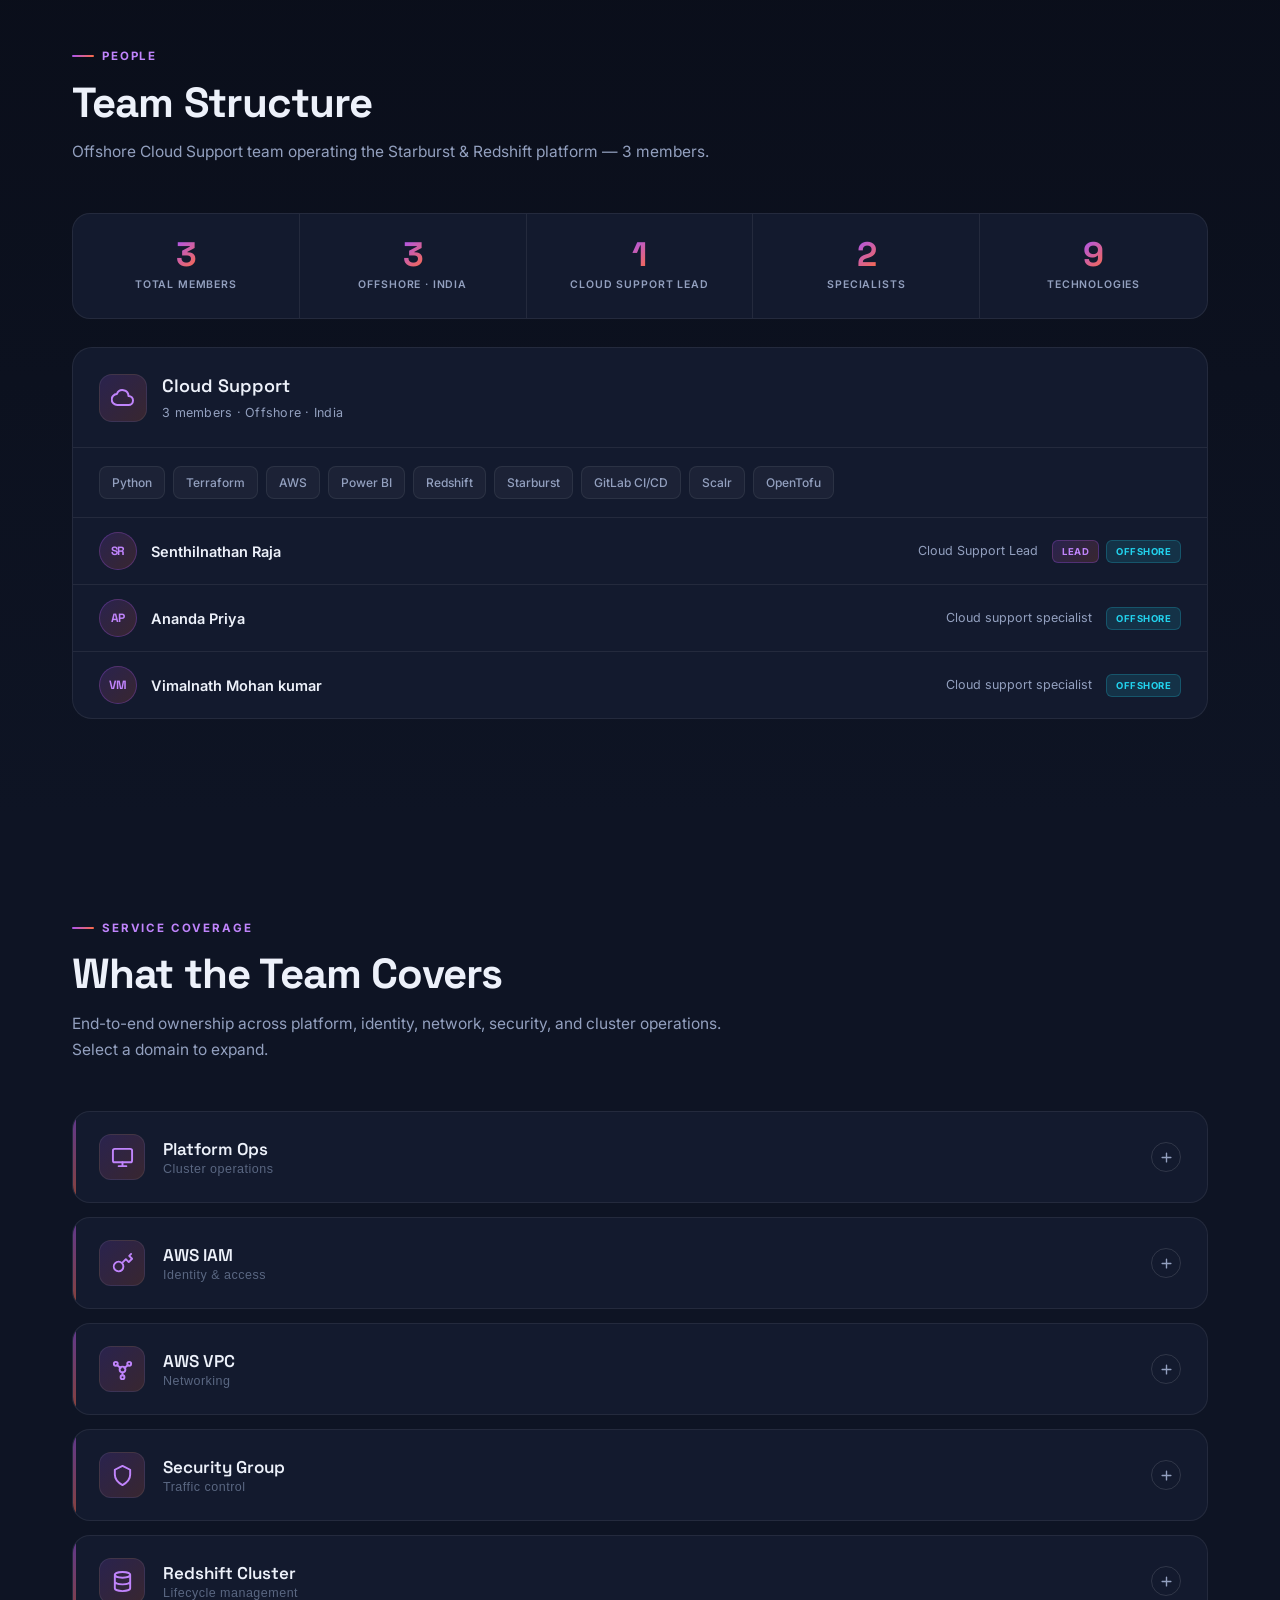
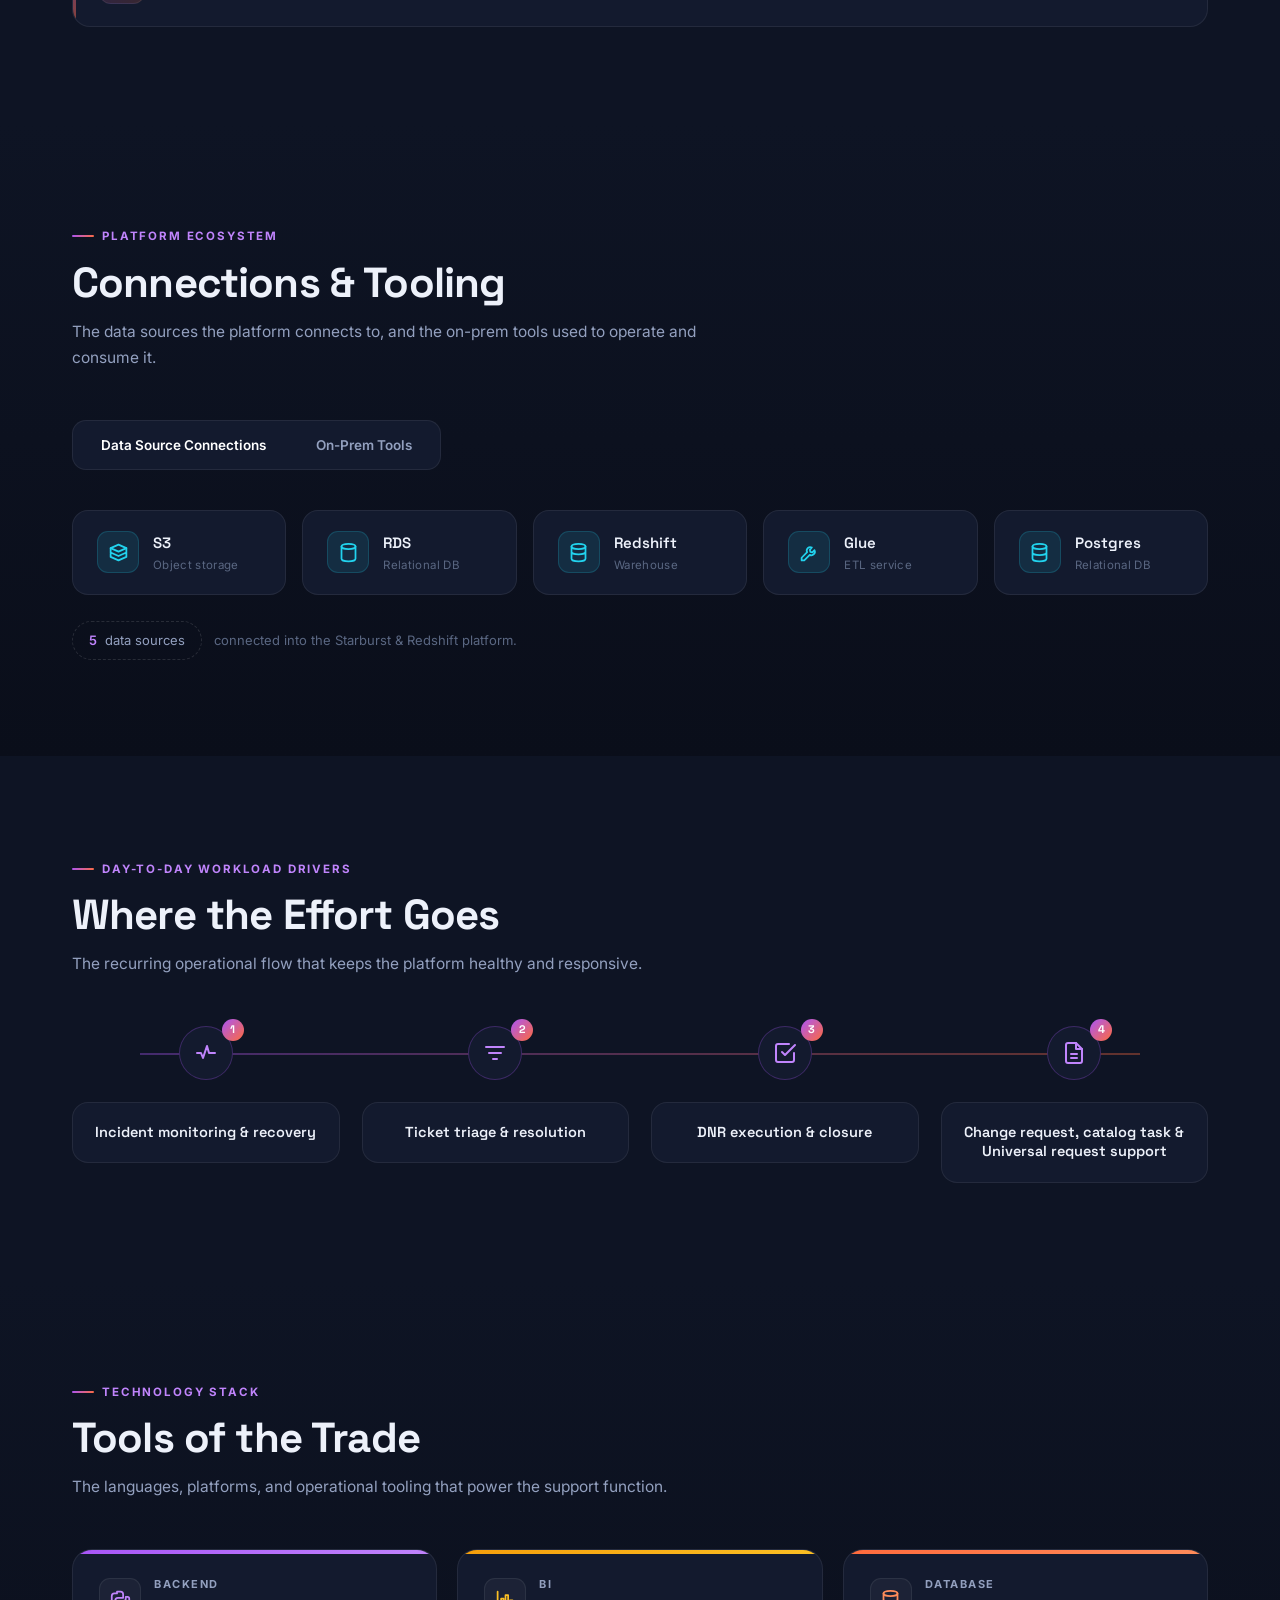
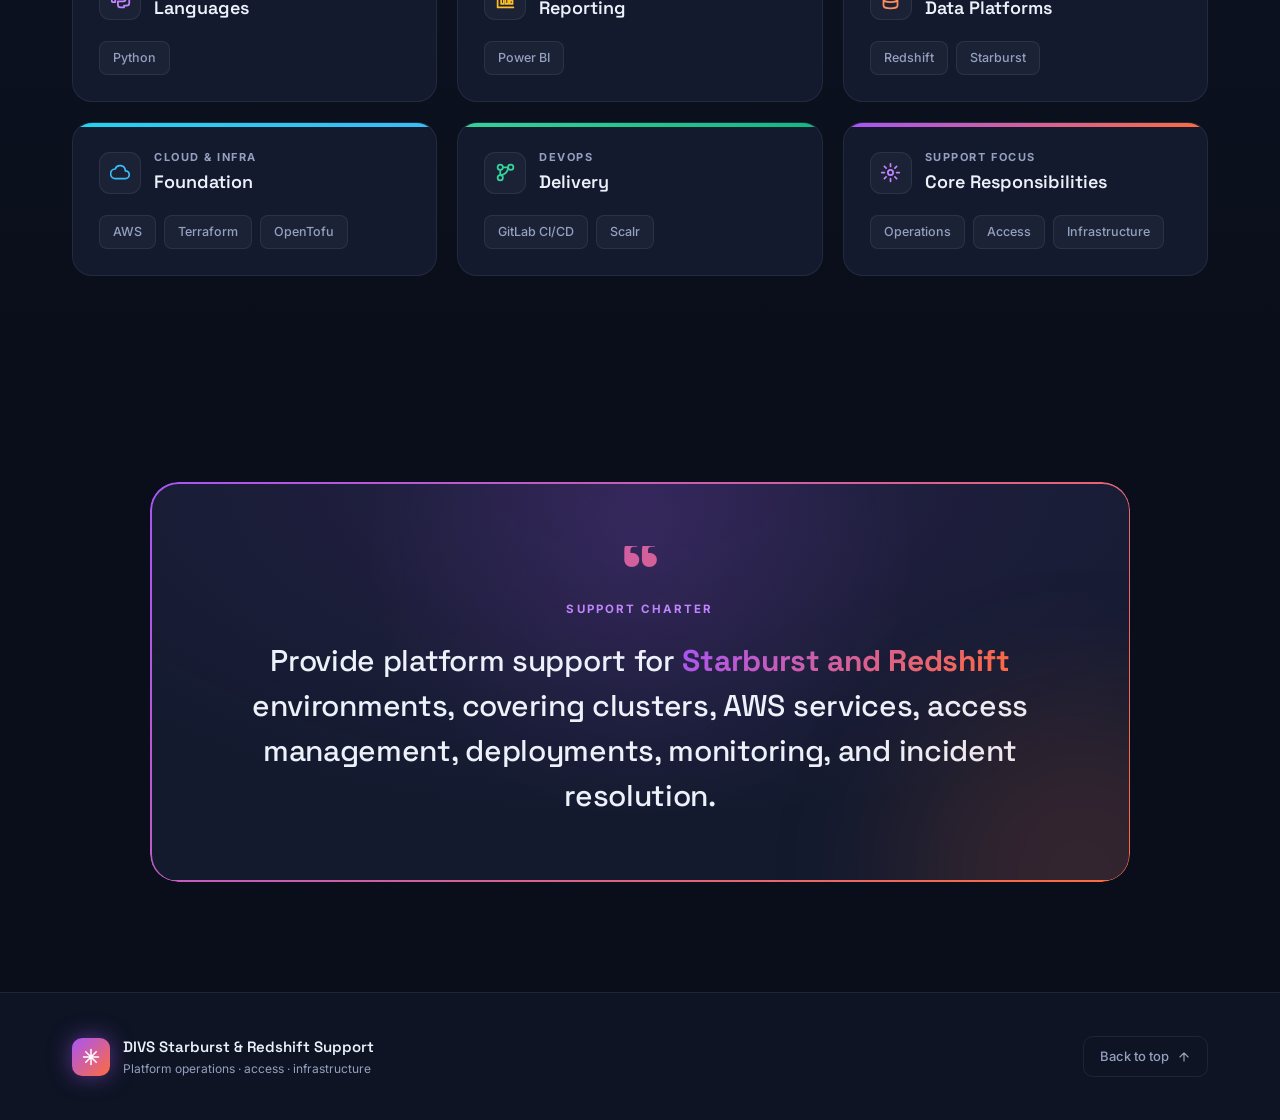
<file: divs-support/index2.html>
<!DOCTYPE html>
<html lang="en">
<head>
<meta charset="UTF-8" />
<meta name="viewport" content="width=device-width, initial-scale=1.0" />
<title>DIVS Starburst &amp; Redshift Support — Executive Overview</title>
<meta name="description" content="Executive overview of DIVS platform support across Starburst and Redshift environments." />
<link rel="preconnect" href="https://fonts.googleapis.com" />
<link rel="preconnect" href="https://fonts.gstatic.com" crossorigin />
<link href="https://fonts.googleapis.com/css2?family=Space+Grotesk:wght@400;500;600;700&family=Inter:wght@300;400;500;600&display=swap" rel="stylesheet" />
<style>
  *,*::before,*::after{box-sizing:border-box;margin:0;padding:0}

  :root{
    --bg-0:#0A0E1A;
    --bg-1:#0E1424;
    --bg-2:#131A2E;
    --bg-3:#1A2340;
    --star:#A855F7;      /* Starburst violet */
    --star-lt:#C084FC;
    --red:#FF6B3D;       /* Redshift amber-red */
    --red-lt:#FF8C5A;
    --cyan:#22D3EE;
    --text:#EDF1FA;
    --muted:#93A0BF;
    --faint:#5A6782;
    --line:rgba(255,255,255,.07);
    --line-2:rgba(255,255,255,.12);
    --star-bd:rgba(168,85,247,.28);
    --red-bd:rgba(255,107,61,.28);
    --grad:linear-gradient(135deg,#A855F7 0%,#FF6B3D 100%);
    --grad-soft:linear-gradient(135deg,rgba(168,85,247,.16),rgba(255,107,61,.16));
    --shadow:0 24px 60px -24px rgba(0,0,0,.7);
    --font-display:'Space Grotesk','Segoe UI',system-ui,-apple-system,'Helvetica Neue',Arial,sans-serif;
    --font-body:'Inter','Segoe UI',system-ui,-apple-system,'Helvetica Neue',Arial,sans-serif;
  }

  html{scroll-behavior:smooth}
  body{
    font-family:var(--font-body);
    background:var(--bg-0);
    color:var(--text);
    overflow-x:hidden;
    line-height:1.6;
    -webkit-font-smoothing:antialiased;
  }
  ::selection{background:rgba(168,85,247,.35);color:#fff}

  .wrap{max-width:1200px;margin:0 auto;padding:0 32px}

  /* ───────── SCROLL PROGRESS ───────── */
  #progress{
    position:fixed;top:0;left:0;height:3px;width:0;z-index:200;
    background:var(--grad);box-shadow:0 0 12px rgba(168,85,247,.6);
    transition:width .08s linear;
  }

  /* ───────── HEADER ───────── */
  header{
    position:fixed;top:0;left:0;right:0;z-index:150;
    backdrop-filter:blur(18px);
    background:rgba(10,14,26,.72);
    border-bottom:1px solid var(--line);
  }
  .nav{display:flex;align-items:center;justify-content:space-between;height:64px}
  .brand{display:flex;align-items:center;gap:12px;text-decoration:none;color:var(--text)}
  .brand-mark{
    width:34px;height:34px;border-radius:10px;flex-shrink:0;position:relative;
    background:var(--grad);display:flex;align-items:center;justify-content:center;
    box-shadow:0 0 22px rgba(168,85,247,.5);
  }
  .brand-mark svg{width:18px;height:18px;color:#fff}
  .brand-name{font-family:var(--font-display);font-weight:600;font-size:14px;letter-spacing:.01em;line-height:1.1}
  .brand-name small{display:block;font-family:var(--font-body);font-weight:400;font-size:10.5px;color:var(--muted);letter-spacing:.06em;text-transform:uppercase}
  .nav-links{display:flex;gap:4px}
  .nav-links a{
    position:relative;text-decoration:none;color:var(--muted);font-size:13px;font-weight:500;
    padding:7px 13px;border-radius:9px;transition:color .25s,background .25s,transform .25s;
  }
  .nav-links a::after{content:'';position:absolute;left:13px;right:13px;bottom:3px;height:2px;border-radius:2px;
    background:var(--grad);box-shadow:0 0 8px rgba(168,85,247,.55);
    transform:scaleX(0);transform-origin:center;transition:transform .3s cubic-bezier(.2,.8,.2,1)}
  .nav-links a:hover{color:var(--text);background:rgba(255,255,255,.05);transform:translateY(-1px);text-shadow:0 0 12px rgba(168,85,247,.35)}
  .nav-links a:hover::after{transform:scaleX(1)}
  .nav-links a.active{color:var(--text);background:var(--grad-soft)}
  .nav-links a.active::after{transform:scaleX(1)}
  .status-pill{
    display:inline-flex;align-items:center;gap:8px;
    border:1px solid var(--star-bd);background:rgba(168,85,247,.1);
    padding:6px 14px;border-radius:100px;font-size:11.5px;font-weight:600;
    color:var(--star-lt);letter-spacing:.04em;white-space:nowrap;
  }
  .dot{width:7px;height:7px;border-radius:50%;background:#34D399;box-shadow:0 0 8px #34D399;animation:pulse 2.2s infinite}
  @keyframes pulse{0%,100%{opacity:1;transform:scale(1)}50%{opacity:.4;transform:scale(.7)}}

  /* ───────── HERO ───────── */
  .hero{position:relative;min-height:100vh;display:flex;align-items:center;justify-content:center;text-align:center;padding:120px 32px 90px;overflow:hidden}
  #particles{position:absolute;inset:0;z-index:0}
  .hero-glow{position:absolute;inset:0;z-index:0;pointer-events:none;
    background:
      radial-gradient(48% 55% at 18% 22%,rgba(168,85,247,.22),transparent 60%),
      radial-gradient(46% 50% at 84% 78%,rgba(255,107,61,.18),transparent 60%),
      radial-gradient(40% 40% at 60% 8%,rgba(34,211,238,.07),transparent 55%);
    animation:drift 16s ease-in-out infinite alternate;
  }
  @keyframes drift{from{transform:translate3d(-12px,-8px,0) scale(1)}to{transform:translate3d(14px,10px,0) scale(1.06)}}
  .hero-grid{position:absolute;inset:0;z-index:0;pointer-events:none;
    background-image:linear-gradient(rgba(255,255,255,.028) 1px,transparent 1px),linear-gradient(90deg,rgba(255,255,255,.028) 1px,transparent 1px);
    background-size:62px 62px;
    mask-image:radial-gradient(ellipse 75% 70% at 50% 45%,#000 25%,transparent 92%);
    -webkit-mask-image:radial-gradient(ellipse 75% 70% at 50% 45%,#000 25%,transparent 92%);
  }
  .hero-inner{position:relative;z-index:2;max-width:980px}
  .eyebrow{
    display:inline-flex;align-items:center;gap:9px;
    border:1px solid var(--star-bd);background:rgba(168,85,247,.08);
    padding:7px 16px;border-radius:100px;margin-bottom:30px;
    font-size:11.5px;font-weight:700;letter-spacing:.14em;text-transform:uppercase;color:var(--star-lt);
  }
  .eyebrow .dot{background:var(--star-lt);box-shadow:0 0 8px var(--star-lt)}
  .hero h1{
    font-family:var(--font-display);font-weight:700;
    font-size:clamp(38px,7.4vw,84px);line-height:.98;letter-spacing:-.03em;margin-bottom:22px;
  }
  .hero h1 .kick{display:block;font-size:clamp(14px,1.8vw,20px);font-weight:600;letter-spacing:.42em;color:var(--muted);margin-bottom:16px;text-transform:uppercase}
  .grad-star{background:linear-gradient(120deg,#C084FC,#A855F7);-webkit-background-clip:text;background-clip:text;-webkit-text-fill-color:transparent}
  .grad-red{background:linear-gradient(120deg,#FF8C5A,#FF5A3D);-webkit-background-clip:text;background-clip:text;-webkit-text-fill-color:transparent}
  .amp{color:var(--faint);font-weight:400}
  .hero p.lede{max-width:680px;margin:0 auto 46px;font-size:clamp(15px,1.7vw,18px);color:var(--muted);line-height:1.7}
  .hero p.lede strong{color:var(--text);font-weight:600}

  /* hero outcome counters */
  .outcomes{display:flex;flex-wrap:wrap;justify-content:center;gap:18px}
  .outcome{
    flex:1 1 200px;max-width:260px;position:relative;
    background:rgba(19,26,46,.6);backdrop-filter:blur(10px);
    border:1px solid var(--line);border-radius:18px;padding:26px 22px;
    overflow:hidden;transition:transform .3s,border-color .3s,box-shadow .3s;
  }
  .outcome::before{content:'';position:absolute;inset:0;border-radius:18px;padding:1px;
    background:var(--grad);-webkit-mask:linear-gradient(#000 0 0) content-box,linear-gradient(#000 0 0);
    -webkit-mask-composite:xor;mask-composite:exclude;opacity:0;transition:opacity .3s}
  .outcome:hover{transform:translateY(-6px);box-shadow:var(--shadow)}
  .outcome:hover::before{opacity:1}
  .outcome .num{font-family:var(--font-display);font-weight:700;font-size:clamp(34px,4.5vw,48px);line-height:1;letter-spacing:-.02em;
    background:var(--grad);-webkit-background-clip:text;background-clip:text;-webkit-text-fill-color:transparent}
  .outcome .lbl{margin-top:8px;font-size:13px;color:var(--muted);font-weight:500;letter-spacing:.02em}
  .scroll-cue{position:absolute;bottom:26px;left:50%;transform:translateX(-50%);z-index:2;color:var(--faint);font-size:11px;letter-spacing:.18em;text-transform:uppercase;display:flex;flex-direction:column;align-items:center;gap:8px}
  .scroll-cue span{width:22px;height:34px;border:1.5px solid var(--line-2);border-radius:12px;position:relative}
  .scroll-cue span::after{content:'';position:absolute;top:6px;left:50%;width:3px;height:7px;border-radius:3px;background:var(--star-lt);transform:translateX(-50%);animation:wheel 1.8s infinite}
  @keyframes wheel{0%{opacity:0;top:6px}40%{opacity:1}80%{opacity:0;top:18px}100%{opacity:0}}

  /* ───────── SECTION SHELL ───────── */
  section{padding:96px 0;position:relative}
  .sec-head{margin-bottom:48px;max-width:680px}
  .sec-head.center{margin-left:auto;margin-right:auto;text-align:center}
  .sec-label{display:inline-flex;align-items:center;gap:8px;font-size:11.5px;font-weight:700;letter-spacing:.16em;text-transform:uppercase;color:var(--star-lt);margin-bottom:14px}
  .sec-label::before{content:'';width:22px;height:2px;border-radius:2px;background:var(--grad)}
  .sec-title{font-family:var(--font-display);font-weight:700;font-size:clamp(26px,3.4vw,42px);letter-spacing:-.02em;line-height:1.08;margin-bottom:14px}
  .sec-sub{font-size:15.5px;color:var(--muted);line-height:1.7}

  /* ───────── SCOPE / KPI ───────── */
  .scope{background:linear-gradient(180deg,var(--bg-0),var(--bg-1))}
  .scope-grid{display:grid;grid-template-columns:repeat(4,1fr);gap:20px}
  .stat{
    position:relative;background:var(--bg-2);border:1px solid var(--line);border-radius:20px;
    padding:28px 26px;overflow:hidden;
    transition:transform .4s cubic-bezier(.2,.8,.2,1),border-color .4s,box-shadow .4s,background .4s;
  }
  /* cursor-follow spotlight graphic */
  .stat::before{content:'';position:absolute;inset:0;border-radius:inherit;pointer-events:none;opacity:0;transition:opacity .4s;
    background:radial-gradient(440px circle at var(--mx,50%) var(--my,0%),rgba(168,85,247,.20),rgba(255,107,61,.08) 35%,transparent 60%)}
  /* animated gradient border on hover */
  .stat::after{content:'';position:absolute;inset:0;border-radius:inherit;padding:1.5px;pointer-events:none;opacity:0;transition:opacity .4s;
    background:var(--grad);-webkit-mask:linear-gradient(#000 0 0) content-box,linear-gradient(#000 0 0);
    -webkit-mask-composite:xor;mask-composite:exclude}
  .stat:hover{transform:translateY(-8px);border-color:transparent;background:var(--bg-3);
    box-shadow:0 30px 60px -26px rgba(168,85,247,.55),0 8px 22px -12px rgba(255,107,61,.4)}
  .stat:hover::before,.stat:hover::after{opacity:1}

  .stat-ico{position:relative;z-index:1;width:46px;height:46px;border-radius:13px;display:flex;align-items:center;justify-content:center;margin-bottom:20px;
    background:var(--grad-soft);border:1px solid var(--line);
    transition:transform .45s cubic-bezier(.2,.8,.2,1),background .45s,box-shadow .45s}
  .stat-ico svg{width:23px;height:23px;color:var(--star-lt);transition:color .45s}
  .stat:hover .stat-ico{transform:translateY(-3px) rotate(-6deg) scale(1.1);background:var(--grad);box-shadow:0 14px 28px -8px rgba(168,85,247,.7)}
  .stat:hover .stat-ico svg{color:#fff}

  .stat .num{position:relative;z-index:1;display:inline-block;font-family:var(--font-display);font-weight:700;font-size:clamp(38px,4vw,52px);line-height:1;letter-spacing:-.02em;color:#fff;
    transform-origin:left center;transition:transform .45s cubic-bezier(.2,.8,.2,1),filter .45s}
  .stat:hover .num{transform:scale(1.07);background:var(--grad);-webkit-background-clip:text;background-clip:text;-webkit-text-fill-color:transparent;
    filter:drop-shadow(0 6px 18px rgba(168,85,247,.45))}
  .stat .name{position:relative;z-index:1;margin-top:6px;font-size:15px;font-weight:600;color:var(--text);transition:letter-spacing .4s}
  .stat:hover .name{letter-spacing:.012em}
  .stat .desc{position:relative;z-index:1;font-size:12.5px;color:var(--muted);margin-top:2px}
  .stat-bar{position:relative;z-index:1;margin-top:18px;height:6px;border-radius:100px;background:rgba(255,255,255,.06);overflow:hidden}
  .stat-bar i{position:relative;display:block;height:100%;width:0;border-radius:100px;background:var(--grad);
    transition:width 1.1s cubic-bezier(.2,.8,.2,1),box-shadow .4s}
  .stat:hover .stat-bar i{box-shadow:0 0 16px rgba(255,107,61,.6)}
  /* one-shot light sheen sweep across the bar on hover */
  .stat-bar i::after{content:'';position:absolute;inset:0;border-radius:inherit;transform:translateX(-130%);
    background:linear-gradient(90deg,transparent,rgba(255,255,255,.6),transparent)}
  .stat:hover .stat-bar i::after{animation:sheen 1s ease forwards}
  @keyframes sheen{to{transform:translateX(130%)}}

  /* ───────── SERVICE COVERAGE ───────── */
  .coverage{background:var(--bg-1)}
  .cov-list{display:grid;gap:14px}
  .cov{
    border:1px solid var(--line);border-radius:18px;background:var(--bg-2);overflow:hidden;
    transition:border-color .4s,background .4s,transform .4s cubic-bezier(.2,.8,.2,1),box-shadow .4s;position:relative;
  }
  /* left accent rail */
  .cov::before{content:'';position:absolute;left:0;top:0;bottom:0;width:3px;background:var(--grad);opacity:.5;z-index:1;
    transition:opacity .4s,width .4s,box-shadow .4s}
  /* cursor-follow spotlight */
  .cov::after{content:'';position:absolute;inset:0;border-radius:inherit;pointer-events:none;z-index:0;opacity:0;transition:opacity .4s;
    background:radial-gradient(480px circle at var(--mx,50%) var(--my,50%),rgba(168,85,247,.16),rgba(255,107,61,.07) 38%,transparent 62%)}
  .cov:hover{border-color:transparent;background:var(--bg-3);transform:translateY(-3px);
    box-shadow:0 22px 44px -24px rgba(168,85,247,.5),0 6px 18px -12px rgba(255,107,61,.38)}
  .cov:hover::before,.cov.open::before{opacity:1}
  .cov:hover::before{width:4px;box-shadow:0 0 16px rgba(168,85,247,.65)}
  .cov:hover::after{opacity:1}
  .cov-btn{position:relative;z-index:1;width:100%;display:flex;align-items:center;gap:18px;padding:22px 26px;background:none;border:0;cursor:pointer;text-align:left;color:var(--text)}
  .cov-ico{width:46px;height:46px;border-radius:12px;flex-shrink:0;display:flex;align-items:center;justify-content:center;background:var(--grad-soft);border:1px solid var(--line);
    transition:transform .45s cubic-bezier(.2,.8,.2,1),background .45s,box-shadow .45s}
  .cov-ico svg{width:23px;height:23px;color:var(--star-lt);transition:color .45s}
  .cov:hover .cov-ico{transform:translateY(-2px) rotate(-6deg) scale(1.08);background:var(--grad);box-shadow:0 12px 26px -8px rgba(168,85,247,.7)}
  .cov:hover .cov-ico svg{color:#fff}
  .cov-titles{flex:1}
  .cov-name{display:block;font-family:var(--font-display);font-size:17px;font-weight:600}
  .cov-tag{display:block;font-size:12.5px;color:var(--faint);margin-top:2px;letter-spacing:.04em;transition:color .4s}
  .cov:hover .cov-tag{color:var(--muted)}
  .cov-plus{width:30px;height:30px;flex-shrink:0;border-radius:50%;border:1px solid var(--line-2);display:flex;align-items:center;justify-content:center;color:var(--muted);transition:transform .35s,color .3s,border-color .3s,box-shadow .3s}
  .cov:hover .cov-plus{color:var(--star-lt);border-color:var(--star-bd);transform:scale(1.08);box-shadow:0 0 14px rgba(168,85,247,.35)}
  .cov.open:hover .cov-plus,.cov.open .cov-plus{transform:rotate(135deg);color:var(--star-lt);border-color:var(--star-bd)}
  .cov-plus svg{width:15px;height:15px}
  .cov-panel{position:relative;z-index:1;max-height:0;overflow:hidden;transition:max-height .4s ease}
  .cov-panel-inner{padding:0 26px 24px 90px;color:var(--muted);font-size:14.5px;line-height:1.7}
  .cov-panel-inner .hl{color:var(--text);font-weight:500}

  /* ───────── ECOSYSTEM ───────── */
  .eco{background:linear-gradient(180deg,var(--bg-1),var(--bg-0))}
  .tabs{display:inline-flex;gap:6px;padding:6px;border:1px solid var(--line);border-radius:14px;background:var(--bg-2);margin-bottom:40px}
  .tab{border:0;background:none;cursor:pointer;color:var(--muted);font-family:var(--font-body);font-size:13.5px;font-weight:600;padding:10px 22px;border-radius:9px;transition:color .25s,background .25s;position:relative}
  .tab:not(.active):hover{color:var(--text);background:rgba(255,255,255,.05)}
  .tab.active{color:#fff}
  .tab.active::before{content:'';position:absolute;inset:0;border-radius:9px;background:var(--grad);z-index:-1;box-shadow:0 6px 18px -6px rgba(168,85,247,.7)}
  .tab-panel{display:none;animation:fadeUp .5s ease}
  .tab-panel.active{display:block}
  @keyframes fadeUp{from{opacity:0;transform:translateY(14px)}to{opacity:1;transform:none}}
  .nodes{display:flex;flex-wrap:wrap;gap:16px}
  .node{
    --nacc:var(--cyan);
    position:relative;display:flex;align-items:center;gap:14px;
    border:1px solid var(--line);background:var(--bg-2);border-radius:16px;
    padding:20px 24px;min-width:190px;flex:1 1 190px;max-width:230px;
    transition:transform .4s cubic-bezier(.2,.8,.2,1),border-color .4s,box-shadow .4s,background .4s;cursor:default;
  }
  .node.tool{--nacc:var(--red-lt)}
  .node:hover{transform:translateY(-6px);border-color:color-mix(in srgb,var(--nacc) 50%,transparent);
    background:radial-gradient(260px circle at var(--mx,50%) var(--my,50%),color-mix(in srgb,var(--nacc) 16%,transparent),transparent 60%),var(--bg-3);
    box-shadow:0 26px 50px -24px color-mix(in srgb,var(--nacc) 55%,transparent)}
  .node-ico{width:42px;height:42px;border-radius:11px;display:flex;align-items:center;justify-content:center;flex-shrink:0;background:rgba(34,211,238,.1);border:1px solid rgba(34,211,238,.18);
    transition:transform .45s cubic-bezier(.2,.8,.2,1),background .45s,border-color .45s,box-shadow .45s}
  .node-ico svg{width:21px;height:21px;color:var(--cyan);transition:color .45s}
  .node.tool .node-ico{background:rgba(255,107,61,.1);border-color:rgba(255,107,61,.2)}
  .node.tool .node-ico svg{color:var(--red-lt)}
  .node:hover .node-ico{transform:translateY(-2px) scale(1.1);background:var(--nacc);border-color:transparent;box-shadow:0 10px 22px -6px color-mix(in srgb,var(--nacc) 65%,transparent)}
  .node:hover .node-ico svg{color:var(--bg-0)}
  .node-name{font-family:var(--font-display);font-size:15px;font-weight:600}
  .node-kind{font-size:11.5px;color:var(--faint);margin-top:1px;letter-spacing:.03em;transition:color .4s}
  .node:hover .node-kind{color:var(--muted)}
  /* tooltip */
  .tip{position:relative}
  .tip[data-tip]:hover::after{
    content:attr(data-tip);position:absolute;left:50%;bottom:calc(100% + 12px);transform:translateX(-50%);
    background:#05070F;color:var(--text);border:1px solid var(--line-2);border-radius:10px;
    padding:9px 14px;font-size:12px;white-space:nowrap;box-shadow:var(--shadow);z-index:20;opacity:1;
  }
  .tip[data-tip]:hover::before{
    content:'';position:absolute;left:50%;bottom:calc(100% + 6px);transform:translateX(-50%) rotate(45deg);
    width:9px;height:9px;background:#05070F;border-right:1px solid var(--line-2);border-bottom:1px solid var(--line-2);z-index:20;
  }
  .eco-hub{display:flex;align-items:center;gap:12px;margin-top:26px;font-size:13px;color:var(--faint)}
  .eco-hub .pill{display:inline-flex;align-items:center;gap:8px;border:1px dashed var(--line-2);border-radius:100px;padding:8px 16px;color:var(--muted)}
  .eco-hub .pill b{color:var(--star-lt);font-weight:600}

  /* ───────── WORKLOAD TIMELINE ───────── */
  .work{background:var(--bg-1)}
  .timeline{position:relative;display:grid;grid-template-columns:repeat(4,1fr);gap:22px;margin-top:8px}
  .timeline::before{content:'';position:absolute;top:27px;left:6%;right:6%;height:2px;background:linear-gradient(90deg,var(--star),var(--red));opacity:.35}
  .step{position:relative;text-align:center}
  .step-node{width:54px;height:54px;border-radius:50%;margin:0 auto 22px;display:flex;align-items:center;justify-content:center;
    background:var(--bg-2);border:1px solid var(--star-bd);position:relative;z-index:2;
    transition:transform .4s cubic-bezier(.2,.8,.2,1),background .4s,border-color .4s,box-shadow .4s}
  .step-node svg{width:24px;height:24px;color:var(--star-lt);transition:color .4s}
  .step:hover .step-node{transform:translateY(-4px) scale(1.08);background:var(--grad);border-color:transparent;box-shadow:0 0 30px rgba(168,85,247,.55)}
  .step:hover .step-node svg{color:#fff}
  .step-no{position:absolute;top:-8px;right:calc(50% - 38px);font-family:var(--font-display);font-size:11px;font-weight:700;color:#fff;background:var(--grad);width:22px;height:22px;border-radius:50%;display:flex;align-items:center;justify-content:center;z-index:3;transition:transform .35s,box-shadow .35s}
  .step:hover .step-no{transform:scale(1.12);box-shadow:0 4px 14px -2px rgba(255,107,61,.6)}
  .step-card{position:relative;overflow:hidden;background:var(--bg-2);border:1px solid var(--line);border-radius:16px;padding:20px 18px;
    transition:border-color .4s,transform .4s cubic-bezier(.2,.8,.2,1),box-shadow .4s,background .4s}
  .step-card::before{content:'';position:absolute;inset:0;border-radius:inherit;pointer-events:none;z-index:0;opacity:0;transition:opacity .4s;
    background:radial-gradient(300px circle at var(--mx,50%) var(--my,50%),rgba(168,85,247,.16),rgba(255,107,61,.07) 40%,transparent 64%)}
  .step:hover .step-card{border-color:transparent;background:var(--bg-3);transform:translateY(-4px);
    box-shadow:0 24px 46px -24px rgba(168,85,247,.5),0 6px 18px -12px rgba(255,107,61,.36)}
  .step:hover .step-card::before{opacity:1}
  .step-title{position:relative;z-index:1;font-family:var(--font-display);font-size:14.5px;font-weight:600;line-height:1.35}

  /* ───────── TECH STACK ───────── */
  .stack{background:linear-gradient(180deg,var(--bg-1),var(--bg-0))}
  .stack-grid{display:grid;grid-template-columns:repeat(3,1fr);gap:20px}
  .tcard{position:relative;background:var(--bg-2);border:1px solid var(--line);border-radius:20px;padding:26px;overflow:hidden;
    transition:transform .4s cubic-bezier(.2,.8,.2,1),border-color .4s,box-shadow .4s,background .4s}
  /* top cap bar */
  .tcard::after{content:'';position:absolute;top:0;left:0;right:0;height:4px;z-index:2;background:var(--cap,var(--grad));transition:height .4s,box-shadow .4s}
  /* cursor-follow spotlight tinted with the card's own accent */
  .tcard::before{content:'';position:absolute;inset:0;border-radius:inherit;pointer-events:none;z-index:0;opacity:0;transition:opacity .4s;
    background:radial-gradient(440px circle at var(--mx,50%) var(--my,50%),color-mix(in srgb,var(--cicon,#A855F7) 22%,transparent),transparent 58%)}
  .tcard:hover{transform:translateY(-8px);border-color:transparent;background:var(--bg-3);
    box-shadow:0 30px 58px -26px color-mix(in srgb,var(--cicon,#A855F7) 55%,transparent),0 8px 22px -14px rgba(0,0,0,.6)}
  .tcard:hover::before{opacity:1}
  .tcard:hover::after{height:5px;box-shadow:0 4px 18px -2px color-mix(in srgb,var(--cicon,#A855F7) 70%,transparent)}
  .tcard-head{position:relative;z-index:1;display:flex;align-items:center;gap:13px;margin-bottom:18px}
  .tcard-ico{width:42px;height:42px;border-radius:11px;display:flex;align-items:center;justify-content:center;background:rgba(255,255,255,.04);border:1px solid var(--line);
    transition:transform .45s cubic-bezier(.2,.8,.2,1),background .45s,box-shadow .45s}
  .tcard-ico svg{width:21px;height:21px;color:var(--cicon,var(--star-lt));transition:color .45s}
  .tcard:hover .tcard-ico{transform:translateY(-2px) scale(1.1);background:var(--cap,var(--grad));box-shadow:0 12px 26px -8px color-mix(in srgb,var(--cicon,#A855F7) 65%,transparent)}
  .tcard:hover .tcard-ico svg{color:#fff}
  .tcard-cat{display:block;font-size:11px;font-weight:700;letter-spacing:.14em;text-transform:uppercase;color:var(--muted)}
  .tcard-h{display:block;font-family:var(--font-display);font-size:18px;font-weight:600;margin-top:1px}
  .chips{position:relative;z-index:1;display:flex;flex-wrap:wrap;gap:8px}
  .chip{font-size:12.5px;font-weight:500;padding:6px 13px;border-radius:8px;background:rgba(255,255,255,.04);border:1px solid var(--line);color:var(--muted);
    transition:background .3s,color .3s,border-color .3s,transform .35s cubic-bezier(.2,.8,.2,1)}
  .tcard:hover .chip{color:var(--text);border-color:var(--line-2);transform:translateY(-3px)}
  .tcard:hover .chip:nth-child(2){transition-delay:.05s}
  .tcard:hover .chip:nth-child(3){transition-delay:.1s}
  .chip:hover{background:color-mix(in srgb,var(--cicon,#A855F7) 26%,transparent);color:#fff;border-color:color-mix(in srgb,var(--cicon,#A855F7) 45%,transparent);transform:translateY(-3px) scale(1.04)}

  /* ───────── CHARTER ───────── */
  .charter{background:var(--bg-0);padding:110px 0}
  .charter-card{position:relative;max-width:980px;margin:0 auto;text-align:center;border-radius:28px;padding:64px 48px;overflow:hidden;
    background:radial-gradient(500px circle at var(--mx,50%) var(--my,15%),rgba(168,85,247,.14),transparent 55%),radial-gradient(120% 140% at 50% 0%,rgba(168,85,247,.12),transparent 60%),var(--bg-2);
    transition:transform .5s cubic-bezier(.2,.8,.2,1),box-shadow .5s}
  .charter-card:hover{transform:translateY(-4px);box-shadow:0 40px 80px -40px rgba(168,85,247,.5),0 10px 30px -16px rgba(255,107,61,.4)}
  .charter-card::before{content:'';position:absolute;inset:0;border-radius:28px;padding:1.5px;background:linear-gradient(135deg,#A855F7,#FF6B3D,#A855F7);background-size:200% 200%;
    -webkit-mask:linear-gradient(#000 0 0) content-box,linear-gradient(#000 0 0);-webkit-mask-composite:xor;mask-composite:exclude}
  .charter-card:hover::before{animation:borderFlow 4s linear infinite}
  @keyframes borderFlow{to{background-position:200% 0}}
  .charter-card::after{content:'';position:absolute;width:340px;height:340px;border-radius:50%;filter:blur(70px);background:rgba(255,107,61,.14);bottom:-160px;right:-120px;transition:transform .6s cubic-bezier(.2,.8,.2,1),background .6s}
  .charter-card:hover::after{transform:scale(1.18);background:rgba(255,107,61,.2)}
  .q-mark{font-family:var(--font-display);font-size:80px;line-height:.6;font-weight:700;background:var(--grad);-webkit-background-clip:text;background-clip:text;-webkit-text-fill-color:transparent;display:block;margin-bottom:6px;transition:transform .5s cubic-bezier(.2,.8,.2,1)}
  .charter-card:hover .q-mark{transform:scale(1.08) rotate(-4deg)}
  .charter-label{font-size:11.5px;font-weight:700;letter-spacing:.18em;text-transform:uppercase;color:var(--star-lt);margin-bottom:20px;position:relative}
  .charter-text{position:relative;font-family:var(--font-display);font-weight:500;font-size:clamp(20px,2.6vw,30px);line-height:1.5;letter-spacing:-.01em;color:var(--text)}
  .charter-text b{background:var(--grad);-webkit-background-clip:text;background-clip:text;-webkit-text-fill-color:transparent;font-weight:700}

  /* ───────── TEAM STRUCTURE ───────── */
  .team{background:linear-gradient(180deg,var(--bg-0),var(--bg-1))}
  /* composition strip */
  .team-strip{display:flex;flex-wrap:wrap;border:1px solid var(--line);border-radius:18px;overflow:hidden;background:var(--bg-2);margin-bottom:28px}
  .tcell{flex:1 1 140px;display:flex;flex-direction:column;align-items:center;gap:5px;padding:24px 16px;border-right:1px solid var(--line);transition:background .35s}
  .tcell:last-child{border-right:none}
  .tcell:hover{background:var(--bg-3)}
  .tcell-num{font-family:var(--font-display);font-weight:700;font-size:clamp(26px,3vw,34px);line-height:1;letter-spacing:-.02em;
    background:var(--grad);-webkit-background-clip:text;background-clip:text;-webkit-text-fill-color:transparent}
  .tcell-lbl{font-size:10.5px;font-weight:600;letter-spacing:.08em;text-transform:uppercase;color:var(--muted);text-align:center}
  /* squad card */
  .squad{position:relative;overflow:hidden;border:1px solid var(--line);border-radius:20px;background:var(--bg-2);
    transition:transform .4s cubic-bezier(.2,.8,.2,1),border-color .4s,box-shadow .4s,background .4s}
  .squad::before{content:'';position:absolute;inset:0;border-radius:inherit;pointer-events:none;z-index:0;opacity:0;transition:opacity .4s;
    background:radial-gradient(520px circle at var(--mx,50%) var(--my,50%),rgba(168,85,247,.14),rgba(255,107,61,.06) 40%,transparent 64%)}
  .squad:hover{transform:translateY(-5px);border-color:transparent;background:var(--bg-3);
    box-shadow:0 30px 58px -28px rgba(168,85,247,.5),0 8px 22px -14px rgba(255,107,61,.36)}
  .squad:hover::before{opacity:1}
  .squad-head{position:relative;z-index:1;display:flex;align-items:center;gap:15px;padding:24px 26px;border-bottom:1px solid var(--line)}
  .squad-ico{width:48px;height:48px;border-radius:13px;flex-shrink:0;display:flex;align-items:center;justify-content:center;background:var(--grad-soft);border:1px solid var(--line);
    transition:transform .45s cubic-bezier(.2,.8,.2,1),background .45s,box-shadow .45s}
  .squad-ico svg{width:24px;height:24px;color:var(--star-lt);transition:color .45s}
  .squad:hover .squad-ico{transform:rotate(-6deg) scale(1.08);background:var(--grad);box-shadow:0 12px 26px -8px rgba(168,85,247,.7)}
  .squad:hover .squad-ico svg{color:#fff}
  .squad-name{font-family:var(--font-display);font-size:18px;font-weight:600}
  .squad-meta{font-size:12.5px;color:var(--muted);margin-top:2px;letter-spacing:.02em}
  .squad-tech{position:relative;z-index:1;display:flex;flex-wrap:wrap;gap:8px;padding:18px 26px;border-bottom:1px solid var(--line)}
  .tchip{font-size:12px;font-weight:500;padding:6px 12px;border-radius:8px;background:rgba(255,255,255,.04);border:1px solid var(--line);color:var(--muted);
    transition:background .3s,color .3s,border-color .3s,transform .3s}
  .squad:hover .tchip{color:var(--text);border-color:var(--line-2)}
  .tchip:hover{background:var(--grad-soft);color:#fff;border-color:var(--star-bd);transform:translateY(-2px)}
  .squad-members{position:relative;z-index:1;display:flex;flex-direction:column}
  .mrow{display:flex;align-items:center;gap:14px;padding:14px 26px;border-bottom:1px solid var(--line);transition:background .3s}
  .mrow:last-child{border-bottom:none}
  .mrow:hover{background:rgba(255,255,255,.025)}
  .avatar{width:38px;height:38px;border-radius:50%;flex-shrink:0;display:flex;align-items:center;justify-content:center;
    font-family:var(--font-display);font-size:12px;font-weight:700;letter-spacing:-.3px;color:var(--star-lt);
    background:var(--grad-soft);border:1px solid var(--star-bd);transition:transform .35s,color .35s,background .35s}
  .mrow:hover .avatar{transform:scale(1.08);background:var(--grad);color:#fff;border-color:transparent}
  .m-name{flex:1;min-width:160px;font-weight:600;font-size:14.5px;color:var(--text)}
  .m-note{font-size:12.5px;color:var(--muted)}
  .m-badges{display:flex;gap:7px;flex-shrink:0}
  .m-badge{font-size:9.5px;font-weight:700;letter-spacing:.05em;text-transform:uppercase;padding:3px 9px;border-radius:6px;white-space:nowrap}
  .m-badge.off{background:rgba(34,211,238,.13);color:var(--cyan);border:1px solid rgba(34,211,238,.22)}
  .m-badge.lead{background:var(--grad-soft);color:var(--star-lt);border:1px solid var(--star-bd)}

  /* ───────── FOOTER ───────── */
  footer{border-top:1px solid var(--line);background:var(--bg-1);padding:42px 0}
  .foot{display:flex;align-items:center;justify-content:space-between;flex-wrap:wrap;gap:20px}
  .foot-brand{display:flex;align-items:center;gap:13px}
  .foot-brand .brand-mark{width:38px;height:38px}
  .foot-title{font-family:var(--font-display);font-size:15px;font-weight:600}
  .foot-title small{display:block;font-family:var(--font-body);font-size:12px;font-weight:400;color:var(--muted)}
  .foot-meta{font-size:12.5px;color:var(--faint)}
  .to-top{display:inline-flex;align-items:center;gap:8px;text-decoration:none;color:var(--muted);font-size:13px;font-weight:500;border:1px solid var(--line);padding:9px 16px;border-radius:10px;transition:color .25s,border-color .25s}
  .to-top:hover{color:var(--text);border-color:var(--star-bd)}

  /* ───────── REVEAL ───────── */
  .reveal{opacity:0;transform:translateY(26px);transition:opacity .6s ease,transform .6s ease}
  .reveal.visible{opacity:1;transform:none}

  /* ───────── RESPONSIVE ───────── */
  @media(max-width:1024px){
    .nav-links{display:none}
    .scope-grid{grid-template-columns:repeat(2,1fr)}
    .stack-grid{grid-template-columns:repeat(2,1fr)}
    .timeline{grid-template-columns:repeat(2,1fr);gap:34px 22px}
    .timeline::before{display:none}
  }
  @media(max-width:640px){
    .wrap{padding:0 20px}
    section{padding:72px 0}
    .scope-grid{grid-template-columns:1fr}
    .stack-grid{grid-template-columns:1fr}
    .timeline{grid-template-columns:1fr}
    .cov-panel-inner{padding-left:26px}
    .charter-card{padding:48px 26px}
    .status-pill{display:none}
    .foot{flex-direction:column;align-items:flex-start}
    .mrow{flex-wrap:wrap}
    .m-name{flex:1 1 auto;min-width:0}
    .m-note{flex:1 1 100%;order:3;padding-left:52px}
    .squad-head,.squad-tech,.mrow{padding-left:20px;padding-right:20px}
  }

  @media(prefers-reduced-motion:reduce){
    *{animation:none!important;transition:none!important;scroll-behavior:auto!important}
    .reveal{opacity:1;transform:none}
    #particles{display:none}
  }
</style>
</head>
<body>

<div id="progress"></div>

<!-- ───────── HEADER ───────── -->
<header>
  <div class="wrap nav">
    <a href="#top" class="brand">
      <span class="brand-mark" aria-hidden="true">
        <svg viewBox="0 0 24 24" fill="none" stroke="currentColor" stroke-width="2" stroke-linecap="round" stroke-linejoin="round"><path d="M12 2v20M2 12h20M5 5l14 14M19 5L5 19"/></svg>
      </span>
      <span class="brand-name">DIVS Support<small>Starburst &amp; Redshift</small></span>
    </a>
    <nav class="nav-links" aria-label="Section navigation">
      <a href="#scope">Scope</a>
      <a href="#team">Team</a>
      <a href="#coverage">Coverage</a>
      <a href="#ecosystem">Ecosystem</a>
      <a href="#workload">Workload</a>
      <a href="#stack">Stack</a>
      <a href="#charter">Charter</a>
    </nav>
    <!-- Hidden for now — re-enable by removing these comment markers; edit text inside as needed
    <span class="status-pill"><span class="dot"></span>Platform Support · Live</span>
    -->
  </div>
</header>

<!-- ───────── HERO ───────── -->
<div class="hero" id="top">
  <canvas id="particles"></canvas>
  <div class="hero-glow"></div>
  <div class="hero-grid"></div>
  <div class="hero-inner">
    <!-- Hidden for now — re-enable by removing these comment markers; edit text inside as needed
    <span class="eyebrow"><span class="dot"></span>Platform Operations · Executive Overview</span>
    -->
    <h1>
      <span class="kick">DIVS</span>
      <span class="grad-star">Starburst</span> <span class="amp">&amp;</span> <span class="grad-red">Redshift</span> Support
    </h1>
    <p class="lede">A unified support function for <strong>Starburst &amp; Redshift environments</strong> — spanning clusters, AWS services, access management, deployments, monitoring, and incident resolution.</p>
    <div class="outcomes" id="outcomes">
      <div class="outcome reveal"><div class="num" data-target="1700" data-suffix="+">0</div><div class="lbl">Tickets Resolved</div></div>
      <div class="outcome reveal"><div class="num" data-target="145" data-suffix="+">0</div><div class="lbl">DNRs Resolved</div></div>
      <div class="outcome reveal"><div class="num" data-target="150" data-suffix="+">0</div><div class="lbl">Incidents Resolved</div></div>
    </div>
  </div>
  <div class="scroll-cue"><span></span>Scroll</div>
</div>

<!-- ───────── SCOPE OF SUPPORT ───────── -->
<section class="scope" id="scope">
  <div class="wrap">
    <div class="sec-head reveal">
      <span class="sec-label">Scope of Support</span>
      <h2 class="sec-title">Environments Under Management</h2>
      <p class="sec-sub">Production and test estates across both platforms, delivered by a focused offshore support team.</p>
    </div>
    <div class="scope-grid">
      <div class="stat reveal">
        <div class="stat-ico"><svg viewBox="0 0 24 24" fill="none" stroke="currentColor" stroke-width="2" stroke-linecap="round" stroke-linejoin="round"><path d="M12 2v20M2 12h20M5 5l14 14M19 5L5 19"/></svg></div>
        <div class="num" data-target="2">0</div>
        <div class="name">Starburst</div>
        <div class="desc">clusters supported</div>
        <div class="stat-bar"><i data-w="15"></i></div>
      </div>
      <div class="stat reveal">
        <div class="stat-ico"><svg viewBox="0 0 24 24" fill="none" stroke="currentColor" stroke-width="2" stroke-linecap="round" stroke-linejoin="round"><ellipse cx="12" cy="5" rx="8" ry="3"/><path d="M4 5v6c0 1.66 3.58 3 8 3s8-1.34 8-3V5M4 11v6c0 1.66 3.58 3 8 3s8-1.34 8-3v-6"/></svg></div>
        <div class="num" data-target="10">0</div>
        <div class="name">Redshift Prod</div>
        <div class="desc">production clusters</div>
        <div class="stat-bar"><i data-w="77"></i></div>
      </div>
      <div class="stat reveal">
        <div class="stat-ico"><svg viewBox="0 0 24 24" fill="none" stroke="currentColor" stroke-width="2" stroke-linecap="round" stroke-linejoin="round"><path d="M9 2h6M10 2v6.5L5.5 18A2 2 0 0 0 7.3 21h9.4a2 2 0 0 0 1.8-2.9L14 8.5V2"/><path d="M7 15h10"/></svg></div>
        <div class="num" data-target="13">0</div>
        <div class="name">Redshift Test</div>
        <div class="desc">test clusters</div>
        <div class="stat-bar"><i data-w="100"></i></div>
      </div>
      <div class="stat reveal">
        <div class="stat-ico"><svg viewBox="0 0 24 24" fill="none" stroke="currentColor" stroke-width="2" stroke-linecap="round" stroke-linejoin="round"><path d="M17 21v-2a4 4 0 0 0-4-4H5a4 4 0 0 0-4 4v2"/><circle cx="9" cy="7" r="4"/><path d="M23 21v-2a4 4 0 0 0-3-3.87M16 3.13A4 4 0 0 1 16 11"/></svg></div>
        <div class="num" data-target="3">0</div>
        <div class="name">Total Offshore</div>
        <div class="desc">resources</div>
        <div class="stat-bar"><i data-w="23"></i></div>
      </div>
    </div>
  </div>
</section>

<!-- ───────── TEAM STRUCTURE ───────── -->
<section class="team" id="team">
  <div class="wrap">
    <div class="sec-head reveal">
      <span class="sec-label">People</span>
      <h2 class="sec-title">Team Structure</h2>
      <p class="sec-sub">Offshore Cloud Support team operating the Starburst &amp; Redshift platform — 3 members.</p>
    </div>

    <!-- composition strip -->
    <div class="team-strip reveal">
      <div class="tcell"><div class="tcell-num" data-target="3">0</div><div class="tcell-lbl">Total Members</div></div>
      <div class="tcell"><div class="tcell-num" data-target="3">0</div><div class="tcell-lbl">Offshore · India</div></div>
      <div class="tcell"><div class="tcell-num" data-target="1">0</div><div class="tcell-lbl">Cloud Support Lead</div></div>
      <div class="tcell"><div class="tcell-num" data-target="2">0</div><div class="tcell-lbl">Specialists</div></div>
      <div class="tcell"><div class="tcell-num" data-target="9">0</div><div class="tcell-lbl">Technologies</div></div>
    </div>

    <!-- squad card -->
    <div class="squad reveal">
      <div class="squad-head">
        <div class="squad-ico"><svg viewBox="0 0 24 24" fill="none" stroke="currentColor" stroke-width="2" stroke-linecap="round" stroke-linejoin="round"><path d="M17.5 19a4.5 4.5 0 0 0 0-9 6 6 0 0 0-11.6-2A4.5 4.5 0 0 0 6.5 19z"/></svg></div>
        <div class="squad-titles">
          <div class="squad-name">Cloud Support</div>
          <div class="squad-meta">3 members · Offshore · India</div>
        </div>
      </div>
      <div class="squad-tech">
        <span class="tchip">Python</span>
        <span class="tchip">Terraform</span>
        <span class="tchip">AWS</span>
        <span class="tchip">Power BI</span>
        <span class="tchip">Redshift</span>
        <span class="tchip">Starburst</span>
        <span class="tchip">GitLab CI/CD</span>
        <span class="tchip">Scalr</span>
        <span class="tchip">OpenTofu</span>
      </div>
      <div class="squad-members">
        <div class="mrow">
          <div class="avatar">SR</div>
          <div class="m-name">Senthilnathan Raja</div>
          <div class="m-note">Cloud Support Lead</div>
          <div class="m-badges"><span class="m-badge lead">Lead</span><span class="m-badge off">Offshore</span></div>
        </div>
        <div class="mrow">
          <div class="avatar">AP</div>
          <div class="m-name">Ananda Priya</div>
          <div class="m-note">Cloud support specialist</div>
          <div class="m-badges"><span class="m-badge off">Offshore</span></div>
        </div>
        <div class="mrow">
          <div class="avatar">VM</div>
          <div class="m-name">Vimalnath Mohan kumar</div>
          <div class="m-note">Cloud support specialist</div>
          <div class="m-badges"><span class="m-badge off">Offshore</span></div>
        </div>
      </div>
    </div>
  </div>
</section>

<!-- ───────── SERVICE COVERAGE ───────── -->
<section class="coverage" id="coverage">
  <div class="wrap">
    <div class="sec-head reveal">
      <span class="sec-label">Service Coverage</span>
      <h2 class="sec-title">What the Team Covers</h2>
      <p class="sec-sub">End-to-end ownership across platform, identity, network, security, and cluster operations. Select a domain to expand.</p>
    </div>
    <div class="cov-list">
      <div class="cov reveal">
        <button class="cov-btn" aria-expanded="false">
          <span class="cov-ico"><svg viewBox="0 0 24 24" fill="none" stroke="currentColor" stroke-width="2" stroke-linecap="round" stroke-linejoin="round"><rect x="2" y="3" width="20" height="14" rx="2"/><path d="M8 21h8M12 17v4"/></svg></span>
          <span class="cov-titles"><span class="cov-name">Platform Ops</span><span class="cov-tag">Cluster operations</span></span>
          <span class="cov-plus"><svg viewBox="0 0 24 24" fill="none" stroke="currentColor" stroke-width="2.2" stroke-linecap="round"><path d="M12 5v14M5 12h14"/></svg></span>
        </button>
        <div class="cov-panel"><div class="cov-panel-inner"><span class="hl">Starburst &amp; Redshift cluster support</span> — day-to-day operation, health, and upkeep of both platforms.</div></div>
      </div>
      <div class="cov reveal">
        <button class="cov-btn" aria-expanded="false">
          <span class="cov-ico"><svg viewBox="0 0 24 24" fill="none" stroke="currentColor" stroke-width="2" stroke-linecap="round" stroke-linejoin="round"><path d="M21 2l-2 2m-7.6 7.6a5 5 0 1 1-7.07 7.07 5 5 0 0 1 7.07-7.07zm0 0L15.5 7.5m0 0l3 3L22 7l-3-3"/></svg></span>
          <span class="cov-titles"><span class="cov-name">AWS IAM</span><span class="cov-tag">Identity &amp; access</span></span>
          <span class="cov-plus"><svg viewBox="0 0 24 24" fill="none" stroke="currentColor" stroke-width="2.2" stroke-linecap="round"><path d="M12 5v14M5 12h14"/></svg></span>
        </button>
        <div class="cov-panel"><div class="cov-panel-inner"><span class="hl">Roles, access policies &amp; permissions</span> — provisioning and governing identity across the AWS estate.</div></div>
      </div>
      <div class="cov reveal">
        <button class="cov-btn" aria-expanded="false">
          <span class="cov-ico"><svg viewBox="0 0 24 24" fill="none" stroke="currentColor" stroke-width="2" stroke-linecap="round" stroke-linejoin="round"><circle cx="12" cy="12" r="3"/><circle cx="5" cy="6" r="2"/><circle cx="19" cy="6" r="2"/><circle cx="12" cy="20" r="2"/><path d="M6.5 7.5l3.5 3M17.5 7.5L14 10.5M12 15v3"/></svg></span>
          <span class="cov-titles"><span class="cov-name">AWS VPC</span><span class="cov-tag">Networking</span></span>
          <span class="cov-plus"><svg viewBox="0 0 24 24" fill="none" stroke="currentColor" stroke-width="2.2" stroke-linecap="round"><path d="M12 5v14M5 12h14"/></svg></span>
        </button>
        <div class="cov-panel"><div class="cov-panel-inner"><span class="hl">Network dependencies &amp; connectivity</span> — ensuring reliable routing and reachability between services.</div></div>
      </div>
      <div class="cov reveal">
        <button class="cov-btn" aria-expanded="false">
          <span class="cov-ico"><svg viewBox="0 0 24 24" fill="none" stroke="currentColor" stroke-width="2" stroke-linecap="round" stroke-linejoin="round"><path d="M12 2l8 4v5c0 5-3.4 8.5-8 11-4.6-2.5-8-6-8-11V6z"/></svg></span>
          <span class="cov-titles"><span class="cov-name">Security Group</span><span class="cov-tag">Traffic control</span></span>
          <span class="cov-plus"><svg viewBox="0 0 24 24" fill="none" stroke="currentColor" stroke-width="2.2" stroke-linecap="round"><path d="M12 5v14M5 12h14"/></svg></span>
        </button>
        <div class="cov-panel"><div class="cov-panel-inner"><span class="hl">Ingress, egress &amp; rule validation</span> — defining and verifying inbound/outbound rules to keep traffic controlled.</div></div>
      </div>
      <div class="cov reveal">
        <button class="cov-btn" aria-expanded="false">
          <span class="cov-ico"><svg viewBox="0 0 24 24" fill="none" stroke="currentColor" stroke-width="2" stroke-linecap="round" stroke-linejoin="round"><ellipse cx="12" cy="5" rx="8" ry="3"/><path d="M4 5v14c0 1.66 3.58 3 8 3s8-1.34 8-3V5M4 12c0 1.66 3.58 3 8 3s8-1.34 8-3"/></svg></span>
          <span class="cov-titles"><span class="cov-name">Redshift Cluster</span><span class="cov-tag">Lifecycle management</span></span>
          <span class="cov-plus"><svg viewBox="0 0 24 24" fill="none" stroke="currentColor" stroke-width="2.2" stroke-linecap="round"><path d="M12 5v14M5 12h14"/></svg></span>
        </button>
        <div class="cov-panel"><div class="cov-panel-inner"><span class="hl">Cluster provisioning, monitoring and maintenance</span> — full lifecycle ownership of Redshift clusters.</div></div>
      </div>
    </div>
  </div>
</section>

<!-- ───────── PLATFORM ECOSYSTEM ───────── -->
<section class="eco" id="ecosystem">
  <div class="wrap">
    <div class="sec-head reveal">
      <span class="sec-label">Platform Ecosystem</span>
      <h2 class="sec-title">Connections &amp; Tooling</h2>
      <p class="sec-sub">The data sources the platform connects to, and the on-prem tools used to operate and consume it.</p>
    </div>
    <div class="reveal">
      <div class="tabs" role="tablist">
        <button class="tab active" data-tab="sources" role="tab">Data Source Connections</button>
        <button class="tab" data-tab="tools" role="tab">On-Prem Tools</button>
      </div>

      <div class="tab-panel active" data-panel="sources">
        <div class="nodes">
          <div class="node tip" data-tip="Object storage data source"><div class="node-ico"><svg viewBox="0 0 24 24" fill="none" stroke="currentColor" stroke-width="2" stroke-linecap="round" stroke-linejoin="round"><path d="M3 7l9-4 9 4-9 4-9-4z"/><path d="M3 7v10l9 4 9-4V7M3 12l9 4 9-4"/></svg></div><div><div class="node-name">S3</div><div class="node-kind">Object storage</div></div></div>
          <div class="node tip" data-tip="Relational database service"><div class="node-ico"><svg viewBox="0 0 24 24" fill="none" stroke="currentColor" stroke-width="2" stroke-linecap="round" stroke-linejoin="round"><ellipse cx="12" cy="5" rx="8" ry="3"/><path d="M4 5v14c0 1.66 3.58 3 8 3s8-1.34 8-3V5"/></svg></div><div><div class="node-name">RDS</div><div class="node-kind">Relational DB</div></div></div>
          <div class="node tip" data-tip="Data warehouse"><div class="node-ico"><svg viewBox="0 0 24 24" fill="none" stroke="currentColor" stroke-width="2" stroke-linecap="round" stroke-linejoin="round"><ellipse cx="12" cy="5" rx="8" ry="3"/><path d="M4 5v6c0 1.66 3.58 3 8 3s8-1.34 8-3V5M4 11v8c0 1.66 3.58 3 8 3s8-1.34 8-3v-8"/></svg></div><div><div class="node-name">Redshift</div><div class="node-kind">Warehouse</div></div></div>
          <div class="node tip" data-tip="ETL & cataloging"><div class="node-ico"><svg viewBox="0 0 24 24" fill="none" stroke="currentColor" stroke-width="2" stroke-linecap="round" stroke-linejoin="round"><path d="M14.7 6.3a4 4 0 0 0-5.4 5.4L3 18v3h3l6.3-6.3a4 4 0 0 0 5.4-5.4l-2.5 2.5-2.2-.6-.6-2.2z"/></svg></div><div><div class="node-name">Glue</div><div class="node-kind">ETL service</div></div></div>
          <div class="node tip" data-tip="Open-source relational DB"><div class="node-ico"><svg viewBox="0 0 24 24" fill="none" stroke="currentColor" stroke-width="2" stroke-linecap="round" stroke-linejoin="round"><ellipse cx="12" cy="5" rx="8" ry="3"/><path d="M4 5v14c0 1.66 3.58 3 8 3s8-1.34 8-3V5M4 12c0 1.66 3.58 3 8 3s8-1.34 8-3"/></svg></div><div><div class="node-name">Postgres</div><div class="node-kind">Relational DB</div></div></div>
        </div>
        <div class="eco-hub"><span class="pill"><b>5</b> data sources</span> connected into the Starburst &amp; Redshift platform.</div>
      </div>

      <div class="tab-panel" data-panel="tools">
        <div class="nodes">
          <div class="node tool tip" data-tip="SQL client & DB admin"><div class="node-ico"><svg viewBox="0 0 24 24" fill="none" stroke="currentColor" stroke-width="2" stroke-linecap="round" stroke-linejoin="round"><rect x="3" y="3" width="18" height="18" rx="2"/><path d="M7 8h10M7 12h10M7 16h6"/></svg></div><div><div class="node-name">DBeaver</div><div class="node-kind">SQL client</div></div></div>
          <div class="node tool tip" data-tip="Analytics & visualization"><div class="node-ico"><svg viewBox="0 0 24 24" fill="none" stroke="currentColor" stroke-width="2" stroke-linecap="round" stroke-linejoin="round"><path d="M3 3v18h18"/><path d="M7 15l4-4 3 3 5-6"/></svg></div><div><div class="node-name">Qlik Sense</div><div class="node-kind">Analytics</div></div></div>
          <div class="node tool tip" data-tip="Business intelligence"><div class="node-ico"><svg viewBox="0 0 24 24" fill="none" stroke="currentColor" stroke-width="2" stroke-linecap="round" stroke-linejoin="round"><path d="M3 3v18h18"/><rect x="7" y="11" width="3" height="6"/><rect x="12" y="7" width="3" height="10"/><rect x="17" y="13" width="3" height="4"/></svg></div><div><div class="node-name">Power BI</div><div class="node-kind">BI platform</div></div></div>
          <div class="node tool tip" data-tip="Data quality & integration"><div class="node-ico"><svg viewBox="0 0 24 24" fill="none" stroke="currentColor" stroke-width="2" stroke-linecap="round" stroke-linejoin="round"><path d="M4 7c0-1.66 3.6-3 8-3s8 1.34 8 3-3.6 3-8 3-8-1.34-8-3z"/><path d="M4 7v10c0 1.66 3.6 3 8 3s8-1.34 8-3V7"/><path d="M9 14l2 2 4-4"/></svg></div><div><div class="node-name">Dataflux</div><div class="node-kind">Data quality</div></div></div>
          <div class="node tool tip" data-tip="Cloud BI dashboards"><div class="node-ico"><svg viewBox="0 0 24 24" fill="none" stroke="currentColor" stroke-width="2" stroke-linecap="round" stroke-linejoin="round"><rect x="3" y="4" width="18" height="13" rx="2"/><path d="M8 21h8M12 17v4M7 12l3-3 2 2 4-4"/></svg></div><div><div class="node-name">QuickSight</div><div class="node-kind">Cloud BI</div></div></div>
        </div>
        <div class="eco-hub"><span class="pill"><b>5</b> on-prem tools</span> used to operate, query and visualize the platform.</div>
      </div>
    </div>
  </div>
</section>

<!-- ───────── WORKLOAD DRIVERS ───────── -->
<section class="work" id="workload">
  <div class="wrap">
    <div class="sec-head reveal">
      <span class="sec-label">Day-to-Day Workload Drivers</span>
      <h2 class="sec-title">Where the Effort Goes</h2>
      <p class="sec-sub">The recurring operational flow that keeps the platform healthy and responsive.</p>
    </div>
    <div class="timeline">
      <div class="step reveal">
        <div class="step-node"><span class="step-no">1</span><svg viewBox="0 0 24 24" fill="none" stroke="currentColor" stroke-width="2" stroke-linecap="round" stroke-linejoin="round"><path d="M3 12h4l2 5 4-12 2 7h6"/></svg></div>
        <div class="step-card"><div class="step-title">Incident monitoring &amp; recovery</div></div>
      </div>
      <div class="step reveal">
        <div class="step-node"><span class="step-no">2</span><svg viewBox="0 0 24 24" fill="none" stroke="currentColor" stroke-width="2" stroke-linecap="round" stroke-linejoin="round"><path d="M3 6h18M6 12h12M10 18h4"/></svg></div>
        <div class="step-card"><div class="step-title">Ticket triage &amp; resolution</div></div>
      </div>
      <div class="step reveal">
        <div class="step-node"><span class="step-no">3</span><svg viewBox="0 0 24 24" fill="none" stroke="currentColor" stroke-width="2" stroke-linecap="round" stroke-linejoin="round"><path d="M9 11l3 3L22 4"/><path d="M21 12v7a2 2 0 0 1-2 2H5a2 2 0 0 1-2-2V5a2 2 0 0 1 2-2h11"/></svg></div>
        <div class="step-card"><div class="step-title">DNR execution &amp; closure</div></div>
      </div>
      <div class="step reveal">
        <div class="step-node"><span class="step-no">4</span><svg viewBox="0 0 24 24" fill="none" stroke="currentColor" stroke-width="2" stroke-linecap="round" stroke-linejoin="round"><path d="M14 2H6a2 2 0 0 0-2 2v16a2 2 0 0 0 2 2h12a2 2 0 0 0 2-2V8z"/><path d="M14 2v6h6M9 13h6M9 17h6"/></svg></div>
        <div class="step-card"><div class="step-title">Change request, catalog task &amp; Universal request support</div></div>
      </div>
    </div>
  </div>
</section>

<!-- ───────── TECHNOLOGY STACK ───────── -->
<section class="stack" id="stack">
  <div class="wrap">
    <div class="sec-head reveal">
      <span class="sec-label">Technology Stack</span>
      <h2 class="sec-title">Tools of the Trade</h2>
      <p class="sec-sub">The languages, platforms, and operational tooling that power the support function.</p>
    </div>
    <div class="stack-grid">
      <div class="tcard reveal" style="--cap:linear-gradient(90deg,#A855F7,#C084FC);--cicon:#C084FC">
        <div class="tcard-head"><span class="tcard-ico"><svg viewBox="0 0 24 24" fill="none" stroke="currentColor" stroke-width="2" stroke-linecap="round" stroke-linejoin="round"><path d="M8 3h4a3 3 0 0 1 3 3v4H9a3 3 0 0 0-3 3v2H4a2 2 0 0 1-2-2V8a3 3 0 0 1 3-3h3z"/><path d="M16 21h-4a3 3 0 0 1-3-3v-4h6a3 3 0 0 0 3-3V9h2a2 2 0 0 1 2 2v5a3 3 0 0 1-3 3h-3z"/></svg></span><span><span class="tcard-cat">Backend</span><span class="tcard-h">Languages</span></span></div>
        <div class="chips"><span class="chip">Python</span></div>
      </div>
      <div class="tcard reveal" style="--cap:linear-gradient(90deg,#F59E0B,#FBBF24);--cicon:#FBBF24">
        <div class="tcard-head"><span class="tcard-ico"><svg viewBox="0 0 24 24" fill="none" stroke="currentColor" stroke-width="2" stroke-linecap="round" stroke-linejoin="round"><path d="M3 3v18h18"/><rect x="7" y="11" width="3" height="6"/><rect x="12" y="7" width="3" height="10"/><rect x="17" y="13" width="3" height="4"/></svg></span><span><span class="tcard-cat">BI</span><span class="tcard-h">Reporting</span></span></div>
        <div class="chips"><span class="chip">Power BI</span></div>
      </div>
      <div class="tcard reveal" style="--cap:linear-gradient(90deg,#FF6B3D,#FF8C5A);--cicon:#FF8C5A">
        <div class="tcard-head"><span class="tcard-ico"><svg viewBox="0 0 24 24" fill="none" stroke="currentColor" stroke-width="2" stroke-linecap="round" stroke-linejoin="round"><ellipse cx="12" cy="5" rx="8" ry="3"/><path d="M4 5v14c0 1.66 3.58 3 8 3s8-1.34 8-3V5M4 12c0 1.66 3.58 3 8 3s8-1.34 8-3"/></svg></span><span><span class="tcard-cat">Database</span><span class="tcard-h">Data Platforms</span></span></div>
        <div class="chips"><span class="chip">Redshift</span><span class="chip">Starburst</span></div>
      </div>
      <div class="tcard reveal" style="--cap:linear-gradient(90deg,#22D3EE,#38BDF8);--cicon:#38BDF8">
        <div class="tcard-head"><span class="tcard-ico"><svg viewBox="0 0 24 24" fill="none" stroke="currentColor" stroke-width="2" stroke-linecap="round" stroke-linejoin="round"><path d="M17.5 19a4.5 4.5 0 0 0 0-9 6 6 0 0 0-11.6-2A4.5 4.5 0 0 0 6.5 19z"/></svg></span><span><span class="tcard-cat">Cloud &amp; Infra</span><span class="tcard-h">Foundation</span></span></div>
        <div class="chips"><span class="chip">AWS</span><span class="chip">Terraform</span><span class="chip">OpenTofu</span></div>
      </div>
      <div class="tcard reveal" style="--cap:linear-gradient(90deg,#34D399,#10B981);--cicon:#34D399">
        <div class="tcard-head"><span class="tcard-ico"><svg viewBox="0 0 24 24" fill="none" stroke="currentColor" stroke-width="2" stroke-linecap="round" stroke-linejoin="round"><circle cx="6" cy="6" r="3"/><circle cx="6" cy="18" r="3"/><circle cx="18" cy="6" r="3"/><path d="M9 6h6M6 9v6"/><path d="M15 6a9 9 0 0 1-9 9"/></svg></span><span><span class="tcard-cat">DevOps</span><span class="tcard-h">Delivery</span></span></div>
        <div class="chips"><span class="chip">GitLab CI/CD</span><span class="chip">Scalr</span></div>
      </div>
      <div class="tcard reveal" style="--cap:linear-gradient(90deg,#A855F7,#FF6B3D);--cicon:#C084FC">
        <div class="tcard-head"><span class="tcard-ico"><svg viewBox="0 0 24 24" fill="none" stroke="currentColor" stroke-width="2" stroke-linecap="round" stroke-linejoin="round"><circle cx="12" cy="12" r="3"/><path d="M12 2v3M12 19v3M2 12h3M19 12h3M5 5l2 2M17 17l2 2M19 5l-2 2M7 17l-2 2"/></svg></span><span><span class="tcard-cat">Support Focus</span><span class="tcard-h">Core Responsibilities</span></span></div>
        <div class="chips"><span class="chip">Operations</span><span class="chip">Access</span><span class="chip">Infrastructure</span></div>
      </div>
    </div>
  </div>
</section>

<!-- ───────── SUPPORT CHARTER ───────── -->
<section class="charter" id="charter">
  <div class="wrap">
    <div class="charter-card reveal">
      <span class="q-mark">&ldquo;</span>
      <div class="charter-label">Support Charter</div>
      <p class="charter-text">Provide platform support for <b>Starburst and Redshift</b> environments, covering clusters, AWS services, access management, deployments, monitoring, and incident resolution.</p>
    </div>
  </div>
</section>

<!-- ───────── FOOTER ───────── -->
<footer>
  <div class="wrap foot">
    <div class="foot-brand">
      <span class="brand-mark" aria-hidden="true">
        <svg viewBox="0 0 24 24" fill="none" stroke="currentColor" stroke-width="2" stroke-linecap="round" stroke-linejoin="round"><path d="M12 2v20M2 12h20M5 5l14 14M19 5L5 19"/></svg>
      </span>
      <div class="foot-title">DIVS Starburst &amp; Redshift Support<small>Platform operations · access · infrastructure</small></div>
    </div>
    <!-- Hidden for now — re-enable by removing these comment markers; edit text inside as needed
    <div class="foot-meta">Executive Overview</div>
    -->
    <a href="#top" class="to-top">Back to top <svg viewBox="0 0 24 24" width="14" height="14" fill="none" stroke="currentColor" stroke-width="2" stroke-linecap="round" stroke-linejoin="round"><path d="M12 19V5M5 12l7-7 7 7"/></svg></a>
  </div>
</footer>

<script>
(function(){
  "use strict";
  var reduce = window.matchMedia && window.matchMedia('(prefers-reduced-motion: reduce)').matches;

  /* ── Scroll progress bar ── */
  var bar = document.getElementById('progress');
  function onScroll(){
    var h = document.documentElement;
    var max = h.scrollHeight - h.clientHeight;
    bar.style.width = (max > 0 ? (h.scrollTop / max) * 100 : 0) + '%';
  }
  window.addEventListener('scroll', onScroll, {passive:true});
  onScroll();

  /* ── Reveal on scroll (staggered) ── */
  var revs = document.querySelectorAll('.reveal');
  if ('IntersectionObserver' in window && !reduce){
    var ro = new IntersectionObserver(function(entries){
      entries.forEach(function(e){
        if (e.isIntersecting){
          var sibs = Array.prototype.slice.call(e.target.parentNode.children).filter(function(n){return n.classList.contains('reveal');});
          var i = sibs.indexOf(e.target);
          e.target.style.transitionDelay = Math.max(0, i) * 80 + 'ms';
          e.target.classList.add('visible');
          ro.unobserve(e.target);
        }
      });
    }, {threshold:0.12});
    revs.forEach(function(el){ ro.observe(el); });
  } else {
    revs.forEach(function(el){ el.classList.add('visible'); });
  }

  /* ── Animated counters ── */
  function animateCount(el){
    var target = parseFloat(el.getAttribute('data-target')) || 0;
    var suffix = el.getAttribute('data-suffix') || '';
    if (reduce){ el.textContent = target + suffix; return; }
    var dur = 1500, start = null;
    function tick(ts){
      if (!start) start = ts;
      var p = Math.min((ts - start) / dur, 1);
      var eased = 1 - Math.pow(1 - p, 3);
      el.textContent = Math.round(target * eased) + suffix;
      if (p < 1) requestAnimationFrame(tick);
      else el.textContent = target + suffix;
    }
    requestAnimationFrame(tick);
  }
  var counters = document.querySelectorAll('[data-target]');
  if ('IntersectionObserver' in window){
    var co = new IntersectionObserver(function(entries){
      entries.forEach(function(e){ if (e.isIntersecting){ animateCount(e.target); co.unobserve(e.target); } });
    }, {threshold:0.5});
    counters.forEach(function(el){ co.observe(el); });
  } else { counters.forEach(animateCount); }

  /* ── Scope proportional bars ── */
  var bars = document.querySelectorAll('.stat-bar i');
  if ('IntersectionObserver' in window && !reduce){
    var bo = new IntersectionObserver(function(entries){
      entries.forEach(function(e){
        if (e.isIntersecting){ e.target.style.width = e.target.getAttribute('data-w') + '%'; bo.unobserve(e.target); }
      });
    }, {threshold:0.5});
    bars.forEach(function(el){ bo.observe(el); });
  } else {
    bars.forEach(function(el){ el.style.width = el.getAttribute('data-w') + '%'; });
  }

  /* ── Cursor-follow spotlight (scope cards, coverage rows, tech cards) ── */
  if (!reduce){
    document.querySelectorAll('.scope-grid .stat, .cov, .tcard, .node, .step-card, .charter-card, .squad').forEach(function(card){
      card.addEventListener('pointermove', function(e){
        var r = card.getBoundingClientRect();
        card.style.setProperty('--mx', ((e.clientX - r.left) / r.width * 100) + '%');
        card.style.setProperty('--my', ((e.clientY - r.top) / r.height * 100) + '%');
      });
    });
  }

  /* ── Service coverage accordion ── */
  document.querySelectorAll('.cov-btn').forEach(function(btn){
    btn.addEventListener('click', function(){
      var cov = btn.closest('.cov');
      var panel = cov.querySelector('.cov-panel');
      var open = cov.classList.toggle('open');
      btn.setAttribute('aria-expanded', open ? 'true' : 'false');
      panel.style.maxHeight = open ? panel.scrollHeight + 'px' : '0px';
    });
  });

  /* ── Ecosystem tabs ── */
  document.querySelectorAll('.tab').forEach(function(tab){
    tab.addEventListener('click', function(){
      var key = tab.getAttribute('data-tab');
      document.querySelectorAll('.tab').forEach(function(t){ t.classList.toggle('active', t === tab); });
      document.querySelectorAll('.tab-panel').forEach(function(p){ p.classList.toggle('active', p.getAttribute('data-panel') === key); });
    });
  });

  /* ── Scroll-spy nav ── */
  var spyLinks = document.querySelectorAll('.nav-links a');
  var sections = [];
  spyLinks.forEach(function(a){
    var s = document.querySelector(a.getAttribute('href'));
    if (s) sections.push({a:a, s:s});
  });
  if ('IntersectionObserver' in window && sections.length){
    var so = new IntersectionObserver(function(entries){
      entries.forEach(function(e){
        if (e.isIntersecting){
          spyLinks.forEach(function(l){ l.classList.remove('active'); });
          var match = sections.filter(function(x){ return x.s === e.target; })[0];
          if (match) match.a.classList.add('active');
        }
      });
    }, {rootMargin:'-45% 0px -50% 0px', threshold:0});
    sections.forEach(function(x){ so.observe(x.s); });
  }

  /* ── Hero particle field ── */
  var canvas = document.getElementById('particles');
  if (canvas && !reduce){
    var ctx = canvas.getContext('2d');
    var dpr = Math.min(window.devicePixelRatio || 1, 2);
    var W, H, pts = [];
    var COLORS = ['168,85,247', '255,107,61', '34,211,238'];
    function resize(){
      var hero = canvas.parentElement;
      W = hero.offsetWidth; H = hero.offsetHeight;
      canvas.width = W * dpr; canvas.height = H * dpr;
      canvas.style.width = W + 'px'; canvas.style.height = H + 'px';
      ctx.setTransform(dpr,0,0,dpr,0,0);
      var count = Math.min(70, Math.floor(W * H / 19000));
      pts = [];
      for (var i=0;i<count;i++){
        pts.push({
          x:Math.random()*W, y:Math.random()*H,
          vx:(Math.random()-.5)*.25, vy:(Math.random()-.5)*.25,
          r:Math.random()*1.8+.6,
          c:COLORS[Math.floor(Math.random()*COLORS.length)]
        });
      }
    }
    function draw(){
      ctx.clearRect(0,0,W,H);
      for (var i=0;i<pts.length;i++){
        var p = pts[i];
        p.x += p.vx; p.y += p.vy;
        if (p.x<0||p.x>W) p.vx*=-1;
        if (p.y<0||p.y>H) p.vy*=-1;
        ctx.beginPath();
        ctx.arc(p.x,p.y,p.r,0,Math.PI*2);
        ctx.fillStyle='rgba('+p.c+',.7)';
        ctx.fill();
        for (var j=i+1;j<pts.length;j++){
          var q = pts[j], dx=p.x-q.x, dy=p.y-q.y, d=Math.sqrt(dx*dx+dy*dy);
          if (d<120){
            ctx.beginPath();
            ctx.moveTo(p.x,p.y); ctx.lineTo(q.x,q.y);
            ctx.strokeStyle='rgba('+p.c+','+(0.12*(1-d/120))+')';
            ctx.lineWidth=1; ctx.stroke();
          }
        }
      }
      requestAnimationFrame(draw);
    }
    resize();
    draw();
    var rt;
    window.addEventListener('resize', function(){ clearTimeout(rt); rt=setTimeout(resize,180); });
  }
})();
</script>
</body>
</html>
</file>
<file: documentation/style.css>
/*--- reset ---*/


/*--- reset5 � 2011 opensource.736cs.com MIT ---*/

html, body, div, span, applet, object, iframe, h1, h2, h3, h4, h5, h6, p, blockquote, pre, a, abbr, acronym, address, big, cite, code, del, dfn, em, font, img, ins, kbd, q, s, samp, small, strike, strong, sub, sup, tt, var, b, i, center, dl, dt, dd, ol, ul, li, fieldset, form, label, legend, table, caption, tbody, tfoot, thead, tr, th, td, article, aside, audio, canvas, details, figcaption, figure, footer, header, hgroup, mark, menu, meter, nav, output, progress, section, summary, time, video {
    border: 0;
    outline: 0;
    font-size: 100%;
    vertical-align: baseline;
    background: transparent;
    margin: 0;
    padding: 0;
}
body {
    line-height: 1;
}
article, aside, dialog, figure, footer, header, hgroup, nav, section, blockquote {
    display: block;
}
nav ul {
    list-style: none;
}
ol {
    list-style: decimal;
    margin: 15px 0px 20px 30px;
}
ul {
    list-style: disc;
    margin: 15px 0px 20px 30px;
}
li {
    margin-bottom: 5px;
}
ul ul {
    list-style: circle;
}
blockquote, q {
    quotes: none;
}
blockquote:before, blockquote:after, q:before, q:after {
    content: none;
}
ins {
    text-decoration: underline;
}
del {
    text-decoration: line-through;
}
mark {
    background: none;
}
abbr[title], dfn[title] {
    border-bottom: 1px dotted #000;
    cursor: help;
}
table {
    border-collapse: collapse;
    border-spacing: 0;
}
hr {
    display: block;
    height: 1px;
    border: 0;
    border-top: 1px solid #ccc;
    margin: 1em 0;
    padding: 0;
}
input[type=submit], input[type=button], button {
    margin: 0;
    padding: 0;
}
input, select, a img {
    vertical-align: middle;
}
a {
    text-decoration: none;
}
b, strong {
    font-weight: bold;
}
i, em {
    font-style: italic;
}
i {
    margin-right: 10px;
}
html {
    height: 100%;
}
body {
    font-size: 12px;
    line-height: 1.7;
    font-family: "Open Sans", Arial, Helvetica, sans-serif;
    -webkit-text-size-adjust: 100%;
    -webkit-font-smoothing: antialiased;
    color: #555555;
    min-width: 1000px;
    height: 100%;
}
.body-wrapper {
    min-height: 100%;
    overflow: hidden;
}
h1 {
    font-size: 47px;
}
h2 {
    font-size: 41px;
}
h3 {
    font-size: 35px;
}
h4 {
    font-size: 28px;
}
h5 {
    font-size: 21px;
}
h6 {
    font-size: 18px;
}
h1, h2, h3, h4, h5, h6 {
    line-height: 1.3;
    margin-bottom: 20px;
    margin-top: 20px;
    font-weight: bold;
    color: #444444;
}
a {
    color: #6fa6ca;
    transition: color 300ms, background-color 300ms, opacity 300ms;
    -moz-transition: color 300ms, background-color 300ms, opacity 300ms;
    /* FF3.7+ */
    -o-transition: color 300ms, background-color 300ms, opacity 300ms;
    /* Opera 10.5 */
    -webkit-transition: color 300ms, background-color 300ms, opacity 300ms;
    /* Saf3.2+, Chrome */
}
a:hover {
	text-decoration: none;
}
img {
    max-width: 100%;
}

/* nav area */

.nav-wrapper {
    width: 300px;
    background: #303641;
    float: left;
    position: fixed;
    height: 100vh;
    overflow-y: auto;
}
.logo-wrapper {
    text-align: center;
    padding: 36px 0px;
}
.logo-title {
  background: rgba(0, 0, 0, 0) url("images/logo-white.png") no-repeat scroll center center;
  color: #ffffff;
  font-size: 45px;
  font-weight: bold;
  margin: 0 auto;
  text-indent: -999em;
  width: 230px;
}

.logo-caption {
    font-size: 13px;
    color: #afbbd0;
}
.need-support a {
    margin-right: 15px;
}
.need-support a i {
    margin-right: 3px;
}
.nav-list-item,a.nav-list-item:not([href]):not([tabindex]) {
    display: block;
    color: #fff;
    background: #3b424f;
    padding: 14px 28px 12px;
    position: relative;
    cursor: pointer;
    border-bottom: 1px solid #303641;
}
.nav-list-item:after {
    font-family: FontAwesome;
    content: "\f105";
    font-size: 14px;
    display: block;
    position: absolute;
    right: 20px;
    top: 50%;
    margin-top: -10px;
}
.nav-list-item:last-child {
    border-bottom: none;
}
.nav-item.active .nav-list-item:after {
    content: "\f107";
    margin-top: -9px;
}
.nav-item.active .nav-list-item, .nav-list-item:hover {
    background: #3f495b;
}

.sub-nav-item {
    display: block;
    padding: 12px 28px 10px 49px;
    color: #ced4df;
    cursor: pointer;
    border-top: 1px solid #3f495b;
}
.sub-nav-item.active, .sub-nav-item:hover {
    background: #525F75;
    color: #fff
}
.sub-nav-item:first-child {
    border-top: none;
}

/* content area */

.content-wrapper {
    padding: 25px 20px 70px;
    overflow: hidden;
    margin-left: 300px;
}
.need-support {
    border-bottom: 1px solid #e5e5e5;
    text-align: right;
    padding-bottom: 11px;
    margin-bottom: 40px;
}
.message-box {
    padding: 26px 30px;
    background: #f7d8bc;
    margin-bottom: 30px;
    color: #6a6a6a;
}
.message-box i {
    color: #555;
    font-size: 20px;
    float: left;
    margin-right: 20px;
    margin-top: 3px;
}
.message-box span {
    display: block;
    overflow: hidden;
}
.gdlr-table {
    overflow: hidden;
}
.gdlr-table .head {
    font-weight: bold;
    margin-bottom: 9px;
}
.gdlr-3-row {
    float: left;
    width: 29%;
    padding: 15px 2% 12px;
    border: 1px solid #e5e5e5;
    border-left-width: 0px;
}
.gdlr-3-row:first-child {
    border-left-width: 1px;
}
pre {}
p {
    margin-bottom: 10px;
    font-size: 14px;
}
.divider {
    border-bottom: 1px solid #e5e5e5;
    margin-bottom: 30px;
    margin-top: 30px;
}
.content-section {
	border-top: 2px solid #ddd;
	padding-top: 80px;
	margin-top: 80px;
}
#introduction.content-section {
	margin-top: 0;
	padding-top: 0;
	border-top: 0;
}
.doc-hero-wrap {
  -webkit-box-align: center;
  -ms-flex-align: center;
  align-items: center;
  background: #ffffff none repeat scroll 0 0;
  display: -webkit-box;
  display: -ms-flexbox;
  display: flex;
  height: 20vh;
  -webkit-box-pack: left;
  -ms-flex-pack: left;
  justify-content: left;
  text-align: left;
}
.doc-hero-wrap * {
  color: #444444;
}
.video-link {
  background: #ff0000 none repeat scroll 0 0;
  color: #ffffff;
  display: inline-block;
  padding: 5px 10px;
}
.btn-link {
    background: #444 none repeat scroll 0 0;
    color: #ffffff;
    display: inline-block;
    padding: 5px 10px;
}
.btn-link:hover {
    background: #333 none repeat scroll 0 0;
    color: #ffffff;
}


.content-section a.popup_image{
    position: relative;
    display: inline-block;
}
.content-section a.popup_image::before {
	position: absolute;
	content: "\f00e";
	left: 5px;
	top: 5px;
	width: 40px;
	background: rgba(0,0,0,.7);
	height: 40px;
	opacity: 1;
	-webkit-transition: 0.3s;
	transition: 0.3s;
	text-align: center;
	color: #fff;
	line-height: 40px;
	border-radius: 30px;
	font-family: fontawesome;
	font-size: 20px;
}
.content-section a.popup_image:hover::before {
	opacity: 1;
	background: rgba(255,0,0,.7);
	-webkit-transform: scale(1.2);
	transform: scale(1.2);
}
 .changes_logo_head pre {
	background-color: whitesmoke;
	background-image: url('images/bg-img.jpg');
	background-size: 100%;
	background-image: -webkit-gradient(linear, left top, left bottom, color-stop(50%, #f5f5f5), color-stop(50%, #e6e6e6));
	background-image: linear-gradient(#f5f5f5 50%, #e6e6e6 50%);
	background-size: 38px 38px;
	border: 1px solid #d4d4d4;
	display: block;
	line-height: 19px;
	margin-bottom: 10px;
	overflow: visible;
	overflow-y: hidden;
	padding: 0 0 0 4px;
}

@media screen and (max-width: 1199px){
    .nav-wrapper {
        width: 100%;
        float: none;
        position: unset;
        height: 100%;
    }
    .content-wrapper {
        margin-left: 0;
    }

}

.pre-format{
    background: #e5e5e5;
    padding: 15px 30px;
}
</file>
